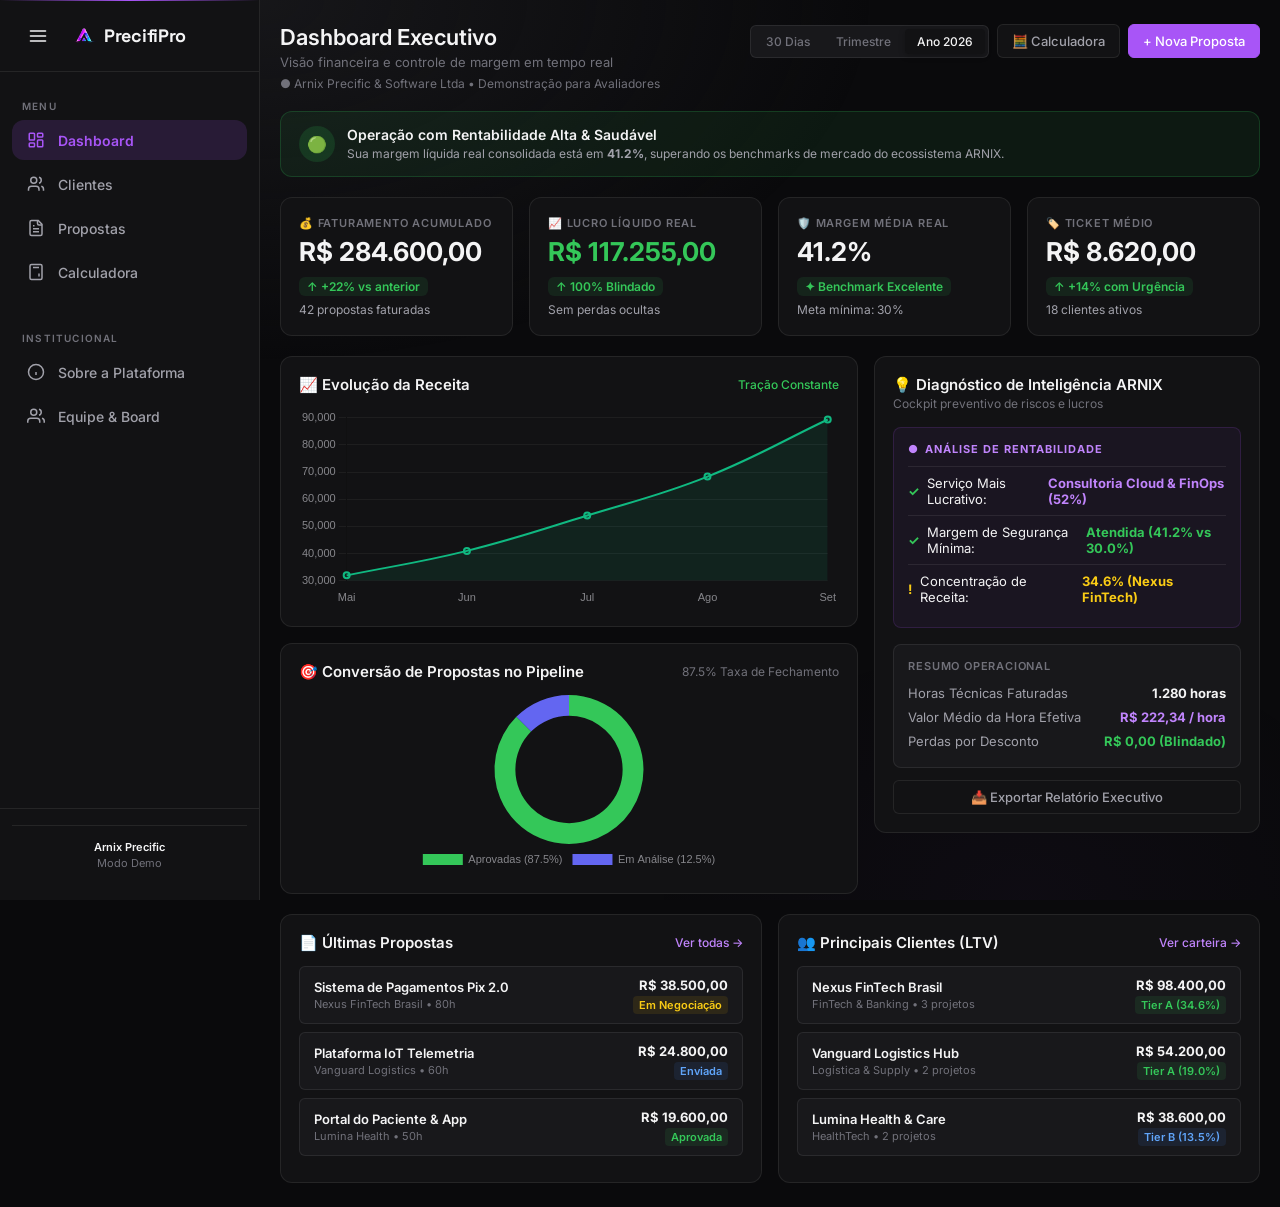
<file: web/index.html>
<!DOCTYPE html>
<html lang="pt-BR">

<head>
  <meta charset="UTF-8">
  <meta name="viewport" content="width=device-width, initial-scale=1.0">
  <meta name="description"
    content="Visao geral do seu negocio: faturamento, lucro, margem e inteligencia de precificacao.">
  <title>Dashboard — PrecifiPro (Mock Interativo)</title>
  <link rel="icon" type="image/png" href="../img/arnix-sgv.png">
  <link rel="preconnect" href="https://fonts.googleapis.com">
  <link rel="preconnect" href="https://fonts.gstatic.com" crossorigin>
  <link
    href="https://fonts.googleapis.com/css2?family=Inter:wght@300;400;500;600;700;800&family=Space+Grotesk:wght@400;500;600;700&display=swap"
    rel="stylesheet">
  <link rel="stylesheet" href="../css/styles.css">
  <script src="../js/libs/chart.umd.min.js"></script>
  <style>
    :root {
      --dash-gap: 16px;
      --dash-radius-sm: 6px;
      --dash-radius-md: 8px;
      --dash-radius-lg: 12px;
      --dash-transition: all 0.25s cubic-bezier(0.16, 1, 0.3, 1);
    }

    @keyframes pageEnter {
      from {
        opacity: 0;
        transform: translateY(8px);
      }

      to {
        opacity: 1;
        transform: translateY(0);
      }
    }

    @keyframes pulseGlow {

      0%,
      100% {
        opacity: 0.8;
        transform: scale(1);
      }

      50% {
        opacity: 1;
        transform: scale(1.08);
        filter: drop-shadow(0 0 8px rgba(52, 199, 89, 0.6));
      }
    }

    @keyframes toastSlideUp {
      from {
        opacity: 0;
        transform: translateY(20px) scale(0.95);
      }

      to {
        opacity: 1;
        transform: translateY(0) scale(1);
      }
    }

    .main-content {
      animation: pageEnter 0.35s ease-out;
    }

    .dash-header {
      display: flex;
      justify-content: space-between;
      align-items: flex-start;
      margin-bottom: 20px;
      flex-wrap: wrap;
      gap: 12px;
    }

    .dash-header-title {
      font-size: 22px;
      font-weight: 600;
      color: var(--text-primary);
      margin: 0 0 4px 0;
    }

    .dash-header-subtitle {
      font-size: 13px;
      color: var(--text-muted);
      margin: 0;
    }

    .dash-header-meta {
      font-size: 12px;
      color: var(--text-muted);
      margin-top: 6px;
    }

    .dash-header-actions {
      display: flex;
      gap: 8px;
      flex-wrap: wrap;
      align-items: center;
    }

    .dash-btn {
      padding: 8px 14px;
      border-radius: var(--dash-radius-sm);
      border: 1px solid var(--border-color);
      background: var(--bg-secondary);
      color: var(--text-secondary);
      font-size: 13px;
      cursor: pointer;
      text-decoration: none;
      display: inline-flex;
      align-items: center;
      gap: 6px;
      transition: var(--dash-transition);
      font-weight: 500;
    }

    .dash-btn:hover {
      border-color: var(--accent-purple);
      color: var(--text-primary);
      transform: translateY(-1px);
    }

    .dash-btn-primary {
      background: var(--accent-purple);
      color: #fff;
      border-color: var(--accent-purple);
    }

    .dash-btn-primary:hover {
      background: #4f46e5;
      border-color: #4f46e5;
      color: #fff;
      box-shadow: 0 4px 12px rgba(99, 102, 241, 0.35);
    }

    .period-pill-group {
      display: inline-flex;
      background: var(--bg-tertiary);
      padding: 3px;
      border-radius: var(--dash-radius-sm);
      border: 1px solid var(--border-color);
      gap: 2px;
    }

    .period-pill {
      background: transparent;
      border: none;
      color: var(--text-muted);
      padding: 5px 12px;
      font-size: 12px;
      font-weight: 500;
      border-radius: 4px;
      cursor: pointer;
      transition: var(--dash-transition);
    }

    .period-pill:hover {
      color: var(--text-primary);
    }

    .period-pill.active {
      background: var(--bg-secondary);
      color: var(--text-primary);
      box-shadow: 0 2px 6px rgba(0, 0, 0, 0.25);
    }

    .health-banner {
      display: flex;
      align-items: center;
      gap: 12px;
      padding: 14px 18px;
      border-radius: var(--dash-radius-lg);
      margin-bottom: 20px;
      transition: var(--dash-transition);
    }

    .health-banner:hover {
      transform: translateY(-1px);
    }

    .health-banner--green {
      background: rgba(52, 199, 89, 0.08);
      border: 1px solid rgba(52, 199, 89, 0.2);
    }

    .health-banner__icon {
      width: 36px;
      height: 36px;
      border-radius: 50%;
      display: flex;
      align-items: center;
      justify-content: center;
      font-size: 16px;
      flex-shrink: 0;
      background: rgba(52, 199, 89, 0.15);
      animation: pulseGlow 2.5s infinite ease-in-out;
    }

    .health-banner__title {
      font-size: 14px;
      font-weight: 600;
      color: var(--text-primary);
      margin-bottom: 2px;
    }

    .health-banner__desc {
      font-size: 12px;
      color: var(--text-secondary);
      line-height: 1.45;
    }

    .metrics-grid {
      display: grid;
      grid-template-columns: repeat(4, 1fr);
      gap: var(--dash-gap);
      margin-bottom: 20px;
    }

    .metric-card {
      padding: 18px;
      border-radius: var(--dash-radius-lg);
      border: 1px solid var(--border-color);
      background: var(--bg-secondary);
      position: relative;
      overflow: hidden;
      transition: var(--dash-transition);
      cursor: default;
    }

    .metric-card:hover {
      transform: translateY(-2px);
      border-color: rgba(99, 102, 241, 0.35);
      box-shadow: 0 8px 24px rgba(0, 0, 0, 0.3);
    }

    .metric-card__label {
      font-size: 11px;
      font-weight: 600;
      text-transform: uppercase;
      letter-spacing: 0.8px;
      color: var(--text-muted);
      margin-bottom: 8px;
      display: flex;
      align-items: center;
      gap: 6px;
    }

    .metric-card__value {
      font-size: 26px;
      font-weight: 700;
      color: var(--text-primary);
      margin-bottom: 8px;
      line-height: 1.1;
      transition: var(--dash-transition);
    }

    .metric-card__badge {
      display: inline-flex;
      align-items: center;
      gap: 4px;
      font-size: 12px;
      font-weight: 600;
      padding: 2px 8px;
      border-radius: var(--dash-radius-sm);
    }

    .metric-card__badge--up {
      color: var(--accent-green);
      background: rgba(52, 199, 89, 0.1);
    }

    .metric-card__status {
      font-size: 12px;
      color: var(--text-secondary);
      margin-top: 6px;
    }

    .dashboard-main-row {
      display: grid;
      grid-template-columns: 1.2fr 0.8fr;
      gap: var(--dash-gap);
      margin-bottom: 20px;
      align-items: start;
    }

    .panel {
      padding: 18px;
      border-radius: var(--dash-radius-lg);
      border: 1px solid var(--border-color);
      background: var(--bg-secondary);
      transition: var(--dash-transition);
    }

    .panel:hover {
      border-color: rgba(255, 255, 255, 0.1);
    }

    .panel__header {
      display: flex;
      justify-content: space-between;
      align-items: center;
      margin-bottom: 14px;
    }

    .panel__title {
      font-size: 15px;
      font-weight: 600;
      color: var(--text-primary);
      margin: 0;
    }

    .panel__link {
      font-size: 12px;
      color: var(--accent-purple-light);
      text-decoration: none;
      font-weight: 500;
      cursor: pointer;
    }

    .panel__link:hover {
      text-decoration: underline;
    }

    .intel-panel {
      padding: 18px;
    }

    .intel-panel__header {
      display: flex;
      justify-content: space-between;
      align-items: flex-start;
      margin-bottom: 16px;
    }

    .intel-panel__title {
      font-size: 15px;
      font-weight: 600;
      color: var(--text-primary);
    }

    .intel-panel__subtitle {
      font-size: 12px;
      color: var(--text-muted);
      margin-top: 2px;
    }

    .arnix-banner {
      padding: 14px;
      border-radius: var(--dash-radius-md);
      background: rgba(168, 85, 247, 0.06);
      border: 1px solid rgba(168, 85, 247, 0.15);
      margin-bottom: 16px;
    }

    .arnix-banner__header {
      font-size: 11px;
      font-weight: 700;
      text-transform: uppercase;
      letter-spacing: 1px;
      color: var(--accent-purple-light);
      margin-bottom: 10px;
      display: flex;
      align-items: center;
      gap: 6px;
    }

    .arnix-row {
      display: flex;
      justify-content: space-between;
      align-items: center;
      gap: 8px;
      font-size: 13px;
      color: var(--text-primary);
      padding: 8px 0;
      border-top: 1px solid var(--border-color);
      transition: var(--dash-transition);
    }

    .arnix-row:hover {
      background: rgba(255, 255, 255, 0.02);
    }

    .arnix-row:first-child {
      border-top: none;
    }

    .lower-grid {
      display: grid;
      grid-template-columns: 1fr 1fr;
      gap: var(--dash-gap);
    }

    .list-row {
      display: flex;
      align-items: center;
      justify-content: space-between;
      gap: 12px;
      padding: 10px 14px;
      border-radius: var(--dash-radius-sm);
      border: 1px solid var(--border-color);
      background: var(--bg-tertiary);
      margin-bottom: 8px;
      transition: var(--dash-transition);
      text-decoration: none;
      color: inherit;
    }

    .list-row:hover {
      transform: translateX(3px);
      border-color: rgba(99, 102, 241, 0.3);
      background: rgba(99, 102, 241, 0.05);
    }

    .list-row__title {
      font-size: 13px;
      font-weight: 600;
      color: var(--text-primary);
    }

    .list-row__meta {
      font-size: 11px;
      color: var(--text-muted);
      margin-top: 2px;
    }

    .list-row__value {
      font-size: 13px;
      font-weight: 700;
      color: var(--text-primary);
    }

    .badge--green {
      font-size: 11px;
      font-weight: 600;
      color: var(--accent-green);
      background: rgba(52, 199, 89, 0.1);
      padding: 2px 6px;
      border-radius: 4px;
    }

    .badge--blue {
      font-size: 11px;
      font-weight: 600;
      color: #60a5fa;
      background: rgba(59, 130, 246, 0.1);
      padding: 2px 6px;
      border-radius: 4px;
    }

    .badge--amber {
      font-size: 11px;
      font-weight: 600;
      color: #facc15;
      background: rgba(234, 179, 8, 0.1);
      padding: 2px 6px;
      border-radius: 4px;
    }

    /* Floating Toast Component */
    .mock-toast {
      position: fixed;
      bottom: 24px;
      right: 24px;
      background: #1e1e2e;
      border: 1px solid rgba(99, 102, 241, 0.4);
      color: #fff;
      padding: 12px 18px;
      border-radius: var(--dash-radius-md);
      box-shadow: 0 10px 30px rgba(0, 0, 0, 0.5), 0 0 20px rgba(99, 102, 241, 0.25);
      font-size: 13px;
      font-weight: 500;
      display: flex;
      align-items: center;
      gap: 10px;
      z-index: 99999;
      animation: toastSlideUp 0.25s ease-out;
      pointer-events: none;
    }

    /* ── Mobile Sidebar Drawer & Backdrop Fix ── */
    @media (max-width: 900px) {
      .layout {
        position: static !important;
        z-index: auto !important;
        display: block !important;
      }

      .sidebar-toggle {
        display: flex !important;
        position: fixed !important;
        top: 14px !important;
        left: 14px !important;
        width: 42px !important;
        height: 42px !important;
        background: #1c1c24 !important;
        border: 1px solid rgba(255, 255, 255, 0.14) !important;
        border-radius: 10px !important;
        color: #fff !important;
        font-size: 20px !important;
        align-items: center !important;
        justify-content: center !important;
        z-index: 10001 !important;
        box-shadow: 0 4px 16px rgba(0, 0, 0, 0.5) !important;
        cursor: pointer !important;
        transition: all 0.2s ease !important;
      }

      .sidebar-toggle:hover {
        background: #272732 !important;
        border-color: rgba(99, 102, 241, 0.5) !important;
      }

      .sidebar-backdrop {
        display: none;
        position: fixed !important;
        inset: 0 !important;
        background: rgba(0, 0, 0, 0.72) !important;
        backdrop-filter: blur(6px) !important;
        -webkit-backdrop-filter: blur(6px) !important;
        z-index: 9999 !important;
        transition: opacity 0.25s ease !important;
      }

      .sidebar-backdrop.open {
        display: block !important;
      }

      .sidebar {
        position: fixed !important;
        top: 0 !important;
        left: 0 !important;
        bottom: 0 !important;
        width: 270px !important;
        max-width: 82vw !important;
        height: 100vh !important;
        height: 100dvh !important;
        background: #111116 !important;
        border-right: 1px solid rgba(255, 255, 255, 0.1) !important;
        box-shadow: 12px 0 40px rgba(0, 0, 0, 0.8) !important;
        transform: translateX(-100%) !important;
        transition: transform 0.28s cubic-bezier(0.16, 1, 0.3, 1) !important;
        z-index: 10000 !important;
        display: flex !important;
        flex-direction: column !important;
        visibility: hidden !important;
      }

      .sidebar.open {
        transform: translateX(0) !important;
        visibility: visible !important;
      }

      body.sidebar-open {
        overflow: hidden !important;
      }

      .main-content {
        margin-left: 0 !important;
        width: 100% !important;
        padding-top: 72px !important;
        padding-left: 16px !important;
        padding-right: 16px !important;
        padding-bottom: 32px !important;
        box-sizing: border-box !important;
      }

      .lower-grid {
        grid-template-columns: 1fr;
      }

      .dash-header {
        flex-direction: column;
        align-items: stretch;
        gap: 14px;
        position: relative;
        z-index: 10 !important;
      }

      .dash-header-actions {
        display: flex;
        flex-wrap: wrap;
        gap: 8px;
        width: 100%;
      }

      .period-pill-group {
        width: 100%;
        display: flex;
        justify-content: space-between;
      }

      .period-pill {
        flex: 1;
        text-align: center;
      }

      .dash-btn {
        flex: 1;
        justify-content: center;
        text-align: center;
      }
    }

    @media (max-width: 1100px) {
      .metrics-grid {
        grid-template-columns: repeat(2, 1fr);
      }

      .dashboard-main-row {
        grid-template-columns: 1fr;
      }
    }

    @media (max-width: 640px) {
      .metrics-grid {
        grid-template-columns: 1fr;
        gap: 12px;
      }

      .dash-header-title {
        font-size: 20px;
      }

      .metric-card__value {
        font-size: 24px;
      }

      .dash-header-actions {
        flex-direction: column;
      }

      .dash-btn {
        width: 100%;
      }
    }
  </style>
</head>

<body class="dark-mode">

  <!-- Mobile Hamburger Toggle e Backdrop -->
  <button class="sidebar-toggle" id="sidebar-toggle" aria-label="Abrir menu de navegação" aria-expanded="false"
    onclick="toggleMobileSidebar(event)">☰</button>
  <div class="sidebar-backdrop" id="sidebar-backdrop" onclick="toggleMobileSidebar(false)"></div>

  <div class="layout">

    <!-- Sidebar Oficial Idêntica 1:1 Estática -->
    <aside class="sidebar" id="sidebar">
      <div class="sidebar-header">
        <button type="button" class="sidebar-toggle-hamburger" id="sidebar-collapse-btn"
          onclick="toggleSidebarCollapse()" aria-label="Alternar barra lateral" title="Recolher / Expandir Menu">
          <svg width="20" height="20" viewBox="0 0 24 24" fill="none" stroke="currentColor" stroke-width="2"
            stroke-linecap="round" stroke-linejoin="round">
            <line x1="3" y1="12" x2="21" y2="12" />
            <line x1="3" y1="6" x2="21" y2="6" />
            <line x1="3" y1="18" x2="21" y2="18" />
          </svg>
        </button>
        <div class="sidebar-brand">
          <span class="sidebar-logo-icon"
            style="display:inline-flex;align-items:center;justify-content:center;background:none;box-shadow:none">
            <img src="../img/arnix-sgv.png" alt="ARNIX Logo"
              style="height:26px;width:auto;object-fit:contain;display:block">
          </span>
          <span class="sidebar-logo-text">PrecifiPro</span>
        </div>
      </div>

      <nav class="sidebar-nav" aria-label="Navegação principal">
        <span class="sidebar-section-label">Menu</span>

        <a href="index.html" class="sidebar-link active" onclick="toggleMobileSidebar(false)">
          <span class="nav-icon"><svg width="18" height="18" viewBox="0 0 24 24" fill="none" stroke="currentColor"
              stroke-width="2">
              <rect x="3" y="3" width="7" height="9" rx="1" />
              <rect x="14" y="3" width="7" height="5" rx="1" />
              <rect x="14" y="12" width="7" height="9" rx="1" />
              <rect x="3" y="16" width="7" height="5" rx="1" />
            </svg></span>
          <span>Dashboard</span>
          <span class="nav-active-bar"></span>
        </a>

        <a href="clientes.html" class="sidebar-link" onclick="toggleMobileSidebar(false)">
          <span class="nav-icon"><svg width="18" height="18" viewBox="0 0 24 24" fill="none" stroke="currentColor"
              stroke-width="2">
              <path d="M16 21v-2a4 4 0 0 0-4-4H6a4 4 0 0 0-4 4v2" />
              <circle cx="9" cy="7" r="4" />
              <path d="M22 21v-2a4 4 0 0 0-3-3.87" />
              <path d="M16 3.13a4 4 0 0 1 0 7.75" />
            </svg></span>
          <span>Clientes</span>
        </a>

        <a href="propostas.html" class="sidebar-link" onclick="toggleMobileSidebar(false)">
          <span class="nav-icon"><svg width="18" height="18" viewBox="0 0 24 24" fill="none" stroke="currentColor"
              stroke-width="2">
              <path d="M15 2H6a2 2 0 0 0-2 2v16a2 2 0 0 0 2 2h12a2 2 0 0 0 2-2V7Z" />
              <path d="M14 2v4a2 2 0 0 0 2 2h4" />
              <path d="M10 9H8" />
              <path d="M16 13H8" />
              <path d="M16 17H8" />
            </svg></span>
          <span>Propostas</span>
        </a>

        <a href="calculadora.html" class="sidebar-link" onclick="toggleMobileSidebar(false)">
          <span class="nav-icon"><svg width="18" height="18" viewBox="0 0 24 24" fill="none" stroke="currentColor"
              stroke-width="2">
              <rect x="4" y="2" width="16" height="20" rx="2" />
              <line x1="8" y1="6" x2="16" y2="6" />
              <line x1="16" y1="14" x2="16" y2="18" />
              <path d="M16 10h.01" />
              <path d="M12 10h.01" />
              <path d="M8 10h.01" />
              <path d="M12 14h.01" />
              <path d="M8 14h.01" />
              <path d="M12 18h.01" />
              <path d="M8 18h.01" />
            </svg></span>
          <span>Calculadora</span>
        </a>

        <span class="sidebar-section-label" style="margin-top: 24px; display: block;">INSTITUCIONAL</span>
        
        <a href="sobre.html" class="sidebar-link" onclick="toggleMobileSidebar(false)">
          <span class="nav-icon"><svg width="18" height="18" viewBox="0 0 24 24" fill="none" stroke="currentColor" stroke-width="2"><circle cx="12" cy="12" r="10"/><path d="M12 16v-4"/><path d="M12 8h.01"/></svg></span>
          <span>Sobre a Plataforma</span>
        </a>

        <a href="ceo.html" class="sidebar-link" onclick="toggleMobileSidebar(false)">
          <span class="nav-icon"><svg width="18" height="18" viewBox="0 0 24 24" fill="none" stroke="currentColor" stroke-width="2"><path d="M17 21v-2a4 4 0 0 0-4-4H5a4 4 0 0 0-4 4v2"/><circle cx="9" cy="7" r="4"/><path d="M23 21v-2a4 4 0 0 0-3-3.87"/><path d="M16 3.13a4 4 0 0 1 0 7.75"/></svg></span>
          <span>Equipe & Board</span>
        </a>
      </nav>

      <div class="sidebar-footer">
        <div
          style="padding:14px 10px; font-size:11px; color:var(--text-muted); border-top:1px solid var(--border-color); text-align:center;">
          <div style="font-weight:600; color:var(--text-primary); margin-bottom:2px;">Arnix Precific</div>
          <div>Modo Demo</div>
        </div>
      </div>
    </aside>

    <!-- Main Content -->
    <main class="main-content" id="conteudo-principal">

      <!-- Header com Filtros de Período Mockados -->
      <header class="dash-header">
        <div>
          <h1 class="dash-header-title">Dashboard Executivo</h1>
          <p class="dash-header-subtitle">Visão financeira e controle de margem em tempo real</p>
          <p class="dash-header-meta">
            <span>● Arnix Precific & Software Ltda • Demonstração para Avaliadores</span>
          </p>
        </div>
        <div class="dash-header-actions">
          <div class="period-pill-group" role="group" aria-label="Período">
            <button type="button" class="period-pill" onclick="switchPeriod('30d', this)">30 Dias</button>
            <button type="button" class="period-pill" onclick="switchPeriod('trimestre', this)">Trimestre</button>
            <button type="button" class="period-pill active" onclick="switchPeriod('ano', this)">Ano 2026</button>
          </div>
          <a href="calculadora.html" class="dash-btn">🧮 Calculadora</a>
          <a href="propostas.html" class="dash-btn dash-btn-primary">+ Nova Proposta</a>
        </div>
      </header>

      <!-- Health Banner com Pulso -->
      <div id="dashboard-health-banner">
        <div class="health-banner health-banner--green">
          <div class="health-banner__icon">🟢</div>
          <div>
            <div class="health-banner__title">Operação com Rentabilidade Alta & Saudável</div>
            <div class="health-banner__desc">Sua margem líquida real consolidada está em <strong
                id="val-banner-margem">41.2%</strong>, superando os benchmarks de mercado do ecossistema ARNIX.</div>
          </div>
        </div>
      </div>

      <!-- Metrics Grid com Micro-animações e Atualização Visual -->
      <section class="metrics-grid">
        <div class="metric-card">
          <div class="metric-card__label">💰 Faturamento Acumulado</div>
          <div class="metric-card__value" id="metric-receita">R$ 284.600,00</div>
          <span class="metric-card__badge metric-card__badge--up" id="metric-receita-badge">↑ +22% vs anterior</span>
          <div class="metric-card__status" id="metric-receita-sub">42 propostas faturadas</div>
        </div>

        <div class="metric-card">
          <div class="metric-card__label">📈 Lucro Líquido Real</div>
          <div class="metric-card__value" id="metric-lucro" style="color:var(--accent-green);">R$ 117.255,00</div>
          <span class="metric-card__badge metric-card__badge--up">↑ 100% Blindado</span>
          <div class="metric-card__status">Sem perdas ocultas</div>
        </div>

        <div class="metric-card">
          <div class="metric-card__label">🛡️ Margem Média Real</div>
          <div class="metric-card__value" id="metric-margem">41.2%</div>
          <span class="metric-card__badge metric-card__badge--up">✦ Benchmark Excelente</span>
          <div class="metric-card__status">Meta mínima: 30%</div>
        </div>

        <div class="metric-card">
          <div class="metric-card__label">🏷️ Ticket Médio</div>
          <div class="metric-card__value" id="metric-ticket">R$ 8.620,00</div>
          <span class="metric-card__badge metric-card__badge--up">↑ +14% com Urgência</span>
          <div class="metric-card__status">18 clientes ativos</div>
        </div>
      </section>

      <!-- Main Row: Charts + Intelligence -->
      <div class="dashboard-main-row">

        <!-- Left: Charts Estáticos com Animação Nativa do Canvas -->
        <div class="dashboard-left-col" style="display:flex;flex-direction:column;gap:16px; min-width:0; width:100%;">
          <section class="panel" style="min-width:0; overflow:hidden;">
            <div class="panel__header" style="flex-wrap: wrap; gap: 4px;">
              <h2 class="panel__title">📈 Evolução da Receita</h2>
              <span style="font-size:12px; color:var(--accent-green); font-weight:500;">Tração Constante</span>
            </div>
            <div style="position:relative;height:200px;width:100%; min-width:0;">
              <canvas id="chartReceitaMock"></canvas>
            </div>
          </section>

          <section class="panel" style="min-width:0; overflow:hidden;">
            <div class="panel__header" style="flex-wrap: wrap; gap: 4px;">
              <h2 class="panel__title">🎯 Conversão de Propostas no Pipeline</h2>
              <span style="font-size:12px; color:var(--text-muted);">87.5% Taxa de Fechamento</span>
            </div>
            <div
              style="position:relative;height:180px;width:100%;display:flex;align-items:center;justify-content:center; min-width:0;">
              <canvas id="chartConversaoMock"></canvas>
            </div>
          </section>
        </div>

        <!-- Right: Intelligence -->
        <section class="panel intel-panel">
          <div class="intel-panel__header">
            <div class="intel-panel__title-group">
              <h2 class="intel-panel__title">💡 Diagnóstico de Inteligência ARNIX</h2>
              <div class="intel-panel__subtitle">Cockpit preventivo de riscos e lucros</div>
            </div>
          </div>

          <div class="arnix-banner">
            <div class="arnix-banner__header">
              <span>●</span>
              ANÁLISE DE RENTABILIDADE
            </div>
            <div class="arnix-row">
              <div style="display:flex;align-items:center;gap:8px">
                <span style="color:var(--accent-green);font-weight:700">✓</span>
                <span>Serviço Mais Lucrativo:</span>
              </div>
              <strong style="color:var(--accent-purple-light)">Consultoria Cloud & FinOps (52%)</strong>
            </div>
            <div class="arnix-row">
              <div style="display:flex;align-items:center;gap:8px">
                <span style="color:var(--accent-green);font-weight:700">✓</span>
                <span>Margem de Segurança Mínima:</span>
              </div>
              <strong style="color:var(--accent-green)">Atendida (41.2% vs 30.0%)</strong>
            </div>
            <div class="arnix-row">
              <div style="display:flex;align-items:center;gap:8px">
                <span style="color:#facc15;font-weight:700">!</span>
                <span>Concentração de Receita:</span>
              </div>
              <strong style="color:#facc15">34.6% (Nexus FinTech)</strong>
            </div>
          </div>

          <div
            style="padding:14px;background:var(--bg-tertiary);border-radius:var(--dash-radius-md);border:1px solid var(--border-color);margin-bottom:12px">
            <div
              style="font-size:11px;font-weight:600;text-transform:uppercase;letter-spacing:0.8px;color:var(--text-muted);margin-bottom:8px">
              Resumo Operacional
            </div>
            <div style="display:flex;justify-content:space-between;font-size:13px;padding:4px 0">
              <span style="color:var(--text-secondary)">Horas Técnicas Faturadas</span>
              <strong>1.280 horas</strong>
            </div>
            <div style="display:flex;justify-content:space-between;font-size:13px;padding:4px 0">
              <span style="color:var(--text-secondary)">Valor Médio da Hora Efetiva</span>
              <strong style="color:var(--accent-purple-light)">R$ 222,34 / hora</strong>
            </div>
            <div style="display:flex;justify-content:space-between;font-size:13px;padding:4px 0">
              <span style="color:var(--text-secondary)">Perdas por Desconto</span>
              <strong style="color:var(--accent-green)">R$ 0,00 (Blindado)</strong>
            </div>
          </div>

          <button type="button" class="dash-btn" style="width:100%;justify-content:center"
            onclick="showToast('📊 Relatório Executivo consolidado exportado com sucesso!')">
            📥 Exportar Relatório Executivo
          </button>
        </section>
      </div>

      <!-- Lower Grid: Recent Proposals & Key Clients -->
      <div class="lower-grid">
        <section class="panel">
          <div class="panel__header">
            <h2 class="panel__title">📄 Últimas Propostas</h2>
            <a href="propostas.html" class="panel__link">Ver todas →</a>
          </div>
          <div class="proposals-list">
            <a href="propostas.html" class="list-row">
              <div>
                <div class="list-row__title">Sistema de Pagamentos Pix 2.0</div>
                <div class="list-row__meta">Nexus FinTech Brasil • 80h</div>
              </div>
              <div style="text-align:right">
                <div class="list-row__value">R$ 38.500,00</div>
                <span class="badge--amber">Em Negociação</span>
              </div>
            </a>
            <a href="propostas.html" class="list-row">
              <div>
                <div class="list-row__title">Plataforma IoT Telemetria</div>
                <div class="list-row__meta">Vanguard Logistics • 60h</div>
              </div>
              <div style="text-align:right">
                <div class="list-row__value">R$ 24.800,00</div>
                <span class="badge--blue">Enviada</span>
              </div>
            </a>
            <a href="propostas.html" class="list-row">
              <div>
                <div class="list-row__title">Portal do Paciente & App</div>
                <div class="list-row__meta">Lumina Health • 50h</div>
              </div>
              <div style="text-align:right">
                <div class="list-row__value">R$ 19.600,00</div>
                <span class="badge--green">Aprovada</span>
              </div>
            </a>
          </div>
        </section>

        <section class="panel">
          <div class="panel__header">
            <h2 class="panel__title">👥 Principais Clientes (LTV)</h2>
            <a href="clientes.html" class="panel__link">Ver carteira →</a>
          </div>
          <div class="clients-list">
            <a href="clientes.html" class="list-row">
              <div>
                <div class="list-row__title">Nexus FinTech Brasil</div>
                <div class="list-row__meta">FinTech & Banking • 3 projetos</div>
              </div>
              <div style="text-align:right">
                <div class="list-row__value">R$ 98.400,00</div>
                <span class="badge--green">Tier A (34.6%)</span>
              </div>
            </a>
            <a href="clientes.html" class="list-row">
              <div>
                <div class="list-row__title">Vanguard Logistics Hub</div>
                <div class="list-row__meta">Logística & Supply • 2 projetos</div>
              </div>
              <div style="text-align:right">
                <div class="list-row__value">R$ 54.200,00</div>
                <span class="badge--green">Tier A (19.0%)</span>
              </div>
            </a>
            <a href="clientes.html" class="list-row">
              <div>
                <div class="list-row__title">Lumina Health & Care</div>
                <div class="list-row__meta">HealthTech • 2 projetos</div>
              </div>
              <div style="text-align:right">
                <div class="list-row__value">R$ 38.600,00</div>
                <span class="badge--blue">Tier B (13.5%)</span>
              </div>
            </a>
          </div>
        </section>
      </div>

    </main>
  </div>

  <div id="toast-slot"></div>

  <script>
    let chartReceitaInstance = null;

    window.addEventListener('DOMContentLoaded', () => {
      initCharts();
      initMobileSidebar();
    });

    function toggleMobileSidebar(force) {
      const sidebar = document.getElementById('sidebar');
      const backdrop = document.getElementById('sidebar-backdrop');
      const toggleBtn = document.getElementById('sidebar-toggle');
      if (!sidebar || !backdrop) return;
      const isOpen = (typeof force === 'boolean') ? force : !sidebar.classList.contains('open');
      sidebar.classList.toggle('open', isOpen);
      backdrop.classList.toggle('open', isOpen);
      document.body.classList.toggle('sidebar-open', isOpen);
      if (toggleBtn) {
        toggleBtn.setAttribute('aria-expanded', isOpen);
        toggleBtn.innerHTML = isOpen ? '✕' : '☰';
      }
    }

    function toggleSidebarCollapse() {
      document.body.classList.toggle('collapsed');
    }

    function initMobileSidebar() {
      const toggleBtn = document.getElementById('sidebar-toggle');
      const sidebar = document.getElementById('sidebar');
      const backdrop = document.getElementById('sidebar-backdrop');

      if (toggleBtn) {
        toggleBtn.removeAttribute('onclick');
        toggleBtn.addEventListener('click', function(e) {
          e.preventDefault();
          e.stopPropagation();
          toggleMobileSidebar();
        });
      }

      if (backdrop) {
        backdrop.removeAttribute('onclick');
        backdrop.addEventListener('click', function(e) {
          e.preventDefault();
          toggleMobileSidebar(false);
        });
      }

      if (sidebar) {
        sidebar.querySelectorAll('.sidebar-link').forEach(link => {
          link.addEventListener('click', function() {
            toggleMobileSidebar(false);
          });
        });
      }
    }


    function initCharts() {
      const ctxReceita = document.getElementById('chartReceitaMock');
      if (ctxReceita && window.Chart) {
        chartReceitaInstance = new Chart(ctxReceita, {
          type: 'line',
          data: {
            labels: ['Mai', 'Jun', 'Jul', 'Ago', 'Set'],
            datasets: [{
              label: 'Receita',
              data: [32000, 41000, 54000, 68300, 89300],
              borderColor: '#10b981',
              backgroundColor: 'rgba(16, 185, 129, 0.1)',
              borderWidth: 2,
              fill: true,
              tension: 0.4
            }]
          },
          options: {
            responsive: true,
            maintainAspectRatio: false,
            plugins: { legend: { display: false } },
            scales: {
              x: { grid: { display: false }, ticks: { color: '#86868b', font: { size: 11 } } },
              y: { grid: { color: 'rgba(255,255,255,0.05)' }, ticks: { color: '#86868b', font: { size: 11 } } }
            }
          }
        });
      }

      const ctxConv = document.getElementById('chartConversaoMock');
      if (ctxConv && window.Chart) {
        new Chart(ctxConv, {
          type: 'doughnut',
          data: {
            labels: ['Aprovadas (87.5%)', 'Em Análise (12.5%)'],
            datasets: [{
              data: [42, 6],
              backgroundColor: ['#34c759', '#6366f1'],
              borderWidth: 0
            }]
          },
          options: {
            responsive: true,
            maintainAspectRatio: false,
            animation: { duration: 900 },
            plugins: { legend: { position: 'bottom', labels: { color: '#86868b', font: { size: 11 } } } },
            cutout: '72%'
          }
        });
      }
    }

    function switchPeriod(period, btn) {
      document.querySelectorAll('.period-pill').forEach(p => p.classList.remove('active'));
      btn.classList.add('active');

      const elReceita = document.getElementById('metric-receita');
      const elLucro = document.getElementById('metric-lucro');
      const elMargem = document.getElementById('metric-margem');
      const elSub = document.getElementById('metric-receita-sub');

      if (period === '30d') {
        if(elReceita) elReceita.textContent = 'R$ 89.300,00';
        if(elLucro) elLucro.textContent = 'R$ 38.220,00';
        if(elMargem) elMargem.textContent = '42.8%';
        if(elSub) elSub.textContent = '12 propostas faturadas';
        if (chartReceitaInstance) {
          chartReceitaInstance.data.labels = ['Sem 1', 'Sem 2', 'Sem 3', 'Sem 4'];
          chartReceitaInstance.data.datasets[0].data = [18000, 22400, 26900, 22000];
          chartReceitaInstance.update();
        }
      } else if (period === 'trimestre') {
        if(elReceita) elReceita.textContent = 'R$ 194.200,00';
        if(elLucro) elLucro.textContent = 'R$ 79.620,00';
        if(elMargem) elMargem.textContent = '41.0%';
        if(elSub) elSub.textContent = '28 propostas faturadas';
        if (chartReceitaInstance) {
          chartReceitaInstance.data.labels = ['Julho', 'Agosto', 'Setembro'];
          chartReceitaInstance.data.datasets[0].data = [54000, 68300, 89300];
          chartReceitaInstance.update();
        }
      } else {
        if(elReceita) elReceita.textContent = 'R$ 284.600,00';
        if(elLucro) elLucro.textContent = 'R$ 117.255,00';
        if(elMargem) elMargem.textContent = '41.2%';
        if(elSub) elSub.textContent = '42 propostas faturadas';
        if (chartReceitaInstance) {
          chartReceitaInstance.data.labels = ['Mai', 'Jun', 'Jul', 'Ago', 'Set'];
          chartReceitaInstance.data.datasets[0].data = [32000, 41000, 54000, 68300, 89300];
          chartReceitaInstance.update();
        }
      }

      showToast(`Visualização atualizada para: ${btn.textContent.trim()}`);
    }

    function showToast(msg) {
      const slot = document.getElementById('toast-slot');
      if (!slot) return;
      const toast = document.createElement('div');
      toast.className = 'mock-toast';
      toast.innerHTML = `<span>⚡</span><span>${msg}</span>`;
      slot.appendChild(toast);
      setTimeout(() => {
        toast.style.transition = 'opacity 0.3s, transform 0.3s';
        toast.style.opacity = '0';
        toast.style.transform = 'translateY(10px)';
        setTimeout(() => toast.remove(), 300);
      }, 2500);
    }
  </script>
</body>

</html>
</file>
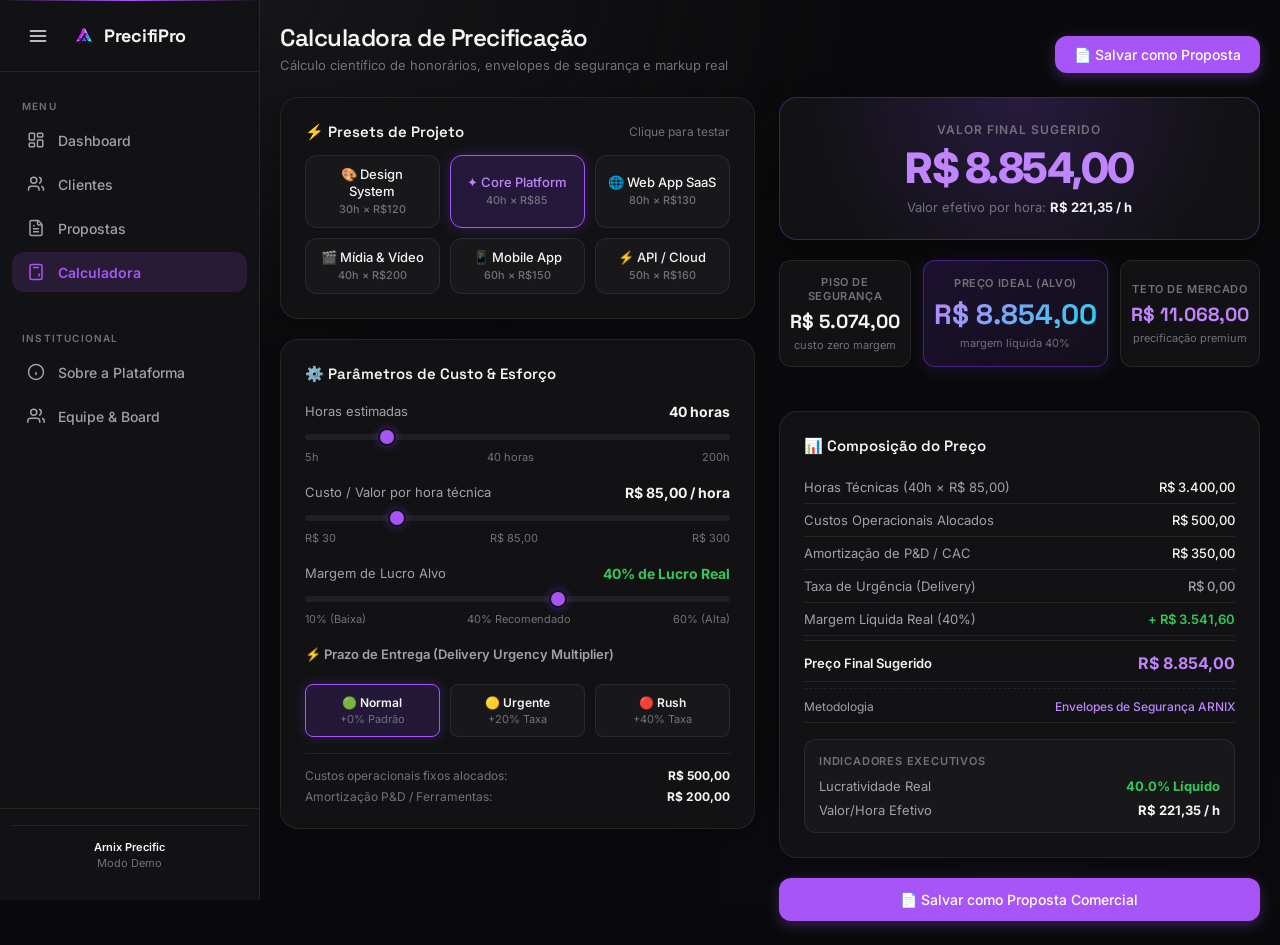
<file: web/calculadora.html>
<!DOCTYPE html>
<html lang="pt-BR">



<head>
  <meta charset="UTF-8">
  <meta name="viewport" content="width=device-width, initial-scale=1.0">
  <title>Calculadora — PrecifiPro (Mock Interativo)</title>
  <meta name="description"
    content="Simulador de precificação inteligente do ARNIX com cálculo de envelopes de segurança.">
  <link rel="icon" type="image/png" href="../img/arnix-sgv.png">
  <link rel="preconnect" href="https://fonts.googleapis.com">
  <link rel="preconnect" href="https://fonts.gstatic.com" crossorigin>
  <link
    href="https://fonts.googleapis.com/css2?family=Inter:wght@300;400;500;600;700;800&family=Space+Grotesk:wght@400;500;600;700&display=swap"
    rel="stylesheet">
  <link rel="stylesheet" href="../css/styles.css">
  <style>
    @keyframes pageEnter {
      from {
        opacity: 0;
        transform: translateY(8px);
      }

      to {
        opacity: 1;
        transform: translateY(0);
      }
    }

    @keyframes numberPulse {
      0% {
        transform: scale(1);
      }

      50% {
        transform: scale(1.03);
        color: #818cf8;
      }

      100% {
        transform: scale(1);
      }
    }

    @keyframes toastSlideUp {
      from {
        opacity: 0;
        transform: translateY(20px) scale(0.95);
      }

      to {
        opacity: 1;
        transform: translateY(0) scale(1);
      }
    }

    .main-content {
      animation: pageEnter 0.35s ease-out;
    }

    .calc-layout {
      display: grid;
      grid-template-columns: 1.15fr 1fr;
      gap: 24px;
      align-items: start;
    }

    .calc-input-section {
      display: flex;
      flex-direction: column;
      gap: 20px;
    }

    .calc-result-section {
      position: sticky;
      top: 24px;
      display: flex;
      flex-direction: column;
      gap: 20px;
    }

    .preset-grid {
      display: grid;
      grid-template-columns: repeat(3, 1fr);
      gap: 10px;
    }

    .preset-btn {
      padding: 10px 12px;
      border: 1px solid var(--border-color);
      border-radius: var(--radius-md);
      background: var(--bg-tertiary);
      color: var(--text-primary);
      font-size: 13px;
      font-weight: 500;
      cursor: pointer;
      text-align: center;
      transition: all 0.2s ease;
      line-height: 1.3;
    }

    .preset-btn:hover {
      border-color: var(--accent-purple);
      background: rgba(124, 58, 237, 0.08);
      color: var(--accent-purple-light);
      transform: translateY(-2px);
    }

    .preset-btn.active {
      border-color: var(--accent-purple);
      background: rgba(124, 58, 237, 0.18);
      color: var(--accent-purple-light);
      box-shadow: 0 0 14px rgba(124, 58, 237, 0.3);
    }

    .range-label {
      display: flex;
      justify-content: space-between;
      align-items: center;
      margin-bottom: 8px;
      font-size: 13px;
      color: var(--text-secondary);
    }

    .range-label strong {
      color: var(--text-primary);
      font-size: 14px;
    }

    /* Cards de Envelopes: 3 colunas perfeitamente alinhadas, sem espaços vazios */
    .calc-result-cards {
      display: grid;
      grid-template-columns: repeat(3, 1fr);
      gap: 12px;
      width: 100%;
    }

    .calc-result-card {
      background: var(--bg-secondary);
      border: 1px solid var(--border-color);
      border-radius: var(--radius-md);
      padding: 14px 10px;
      text-align: center;
      transition: all 0.25s ease;
      display: flex;
      flex-direction: column;
      justify-content: center;
    }

    .calc-result-card:hover {
      transform: translateY(-2px);
      box-shadow: 0 6px 20px rgba(0, 0, 0, 0.25);
    }

    .calc-result-card.main-result {
      background: linear-gradient(135deg, rgba(124, 58, 237, 0.16), rgba(168, 85, 247, 0.06));
      border-color: rgba(124, 58, 237, 0.45);
      box-shadow: 0 4px 16px rgba(124, 58, 237, 0.15);
    }

    .calc-result-label {
      font-size: 11px;
      color: var(--text-muted);
      margin-bottom: 6px;
      text-transform: uppercase;
      letter-spacing: 0.6px;
      font-weight: 600;
    }

    .calc-result-value {
      font-size: 19px;
      font-weight: 700;
      color: var(--text-primary);
      transition: color 0.2s ease;
      white-space: nowrap;
    }

    .calc-result-card.main-result .calc-result-value {
      color: var(--accent-purple-light);
    }

    .breakdown-row {
      display: flex;
      justify-content: space-between;
      align-items: center;
      padding: 8px 0;
      border-bottom: 1px solid var(--border-color);
      font-size: 13px;
      transition: background 0.15s ease;
    }

    .breakdown-row:last-child {
      border-bottom: none;
    }

    .breakdown-row .label {
      color: var(--text-secondary);
    }

    .breakdown-row .valor {
      font-weight: 500;
      color: var(--text-primary);
    }

    .breakdown-row .valor.destaque {
      font-size: 16px;
      font-weight: 700;
      color: var(--accent-purple-light);
    }

    .calc-resultado-principal {
      background: var(--bg-secondary);
      border: 1px solid rgba(124, 58, 237, 0.4);
      border-radius: var(--radius-lg);
      padding: 24px 20px;
      text-align: center;
      background-image: radial-gradient(circle at 50% 0%, rgba(124, 58, 237, 0.2), transparent 75%);
      box-shadow: 0 10px 30px rgba(0, 0, 0, 0.35);
      transition: all 0.25s ease;
    }

    .calc-resultado-principal:hover {
      box-shadow: 0 12px 36px rgba(124, 58, 237, 0.2);
    }

    .valor-final-label {
      font-size: 12px;
      text-transform: uppercase;
      letter-spacing: 1px;
      color: var(--text-muted);
      margin-bottom: 8px;
      font-weight: 600;
    }

    .valor-final-numero {
      font-size: 42px;
      font-weight: 800;
      color: var(--accent-purple-light);
      line-height: 1.1;
      letter-spacing: -1.5px;
      transition: all 0.2s ease;
    }

    .valor-final-numero.bump {
      animation: numberPulse 0.3s ease;
    }

    .valor-hora-label {
      font-size: 13px;
      color: var(--text-muted);
      margin-top: 8px;
    }

    /* Urgency selector cards */
    .urgency-grid {
      display: grid;
      grid-template-columns: repeat(3, 1fr);
      gap: 10px;
      margin-top: 10px;
    }

    .urgency-card {
      background: var(--bg-tertiary);
      border: 1px solid var(--border-color);
      border-radius: var(--radius-sm);
      padding: 10px 8px;
      text-align: center;
      cursor: pointer;
      transition: all 0.2s ease;
    }

    .urgency-card:hover {
      border-color: var(--accent-purple);
      background: rgba(124, 58, 237, 0.08);
    }

    .urgency-card.selected {
      border-color: var(--accent-purple);
      background: rgba(124, 58, 237, 0.16);
      box-shadow: 0 0 12px rgba(124, 58, 237, 0.3);
    }

    .urgency-title {
      font-size: 12px;
      font-weight: 600;
      color: var(--text-primary);
    }

    .urgency-desc {
      font-size: 11px;
      color: var(--text-muted);
      margin-top: 2px;
    }

    .mock-toast {
      position: fixed;
      bottom: 24px;
      right: 24px;
      background: #1e1e2e;
      border: 1px solid rgba(99, 102, 241, 0.4);
      color: #fff;
      padding: 12px 18px;
      border-radius: var(--dash-radius-md, 8px);
      box-shadow: 0 10px 30px rgba(0, 0, 0, 0.5), 0 0 20px rgba(99, 102, 241, 0.25);
      font-size: 13px;
      font-weight: 500;
      display: flex;
      align-items: center;
      gap: 10px;
      z-index: 9999;
      animation: toastSlideUp 0.25s ease-out;
      pointer-events: none;
    }

    /* ── Breakpoints Responsivos Mobile ── */
    @media (max-width: 900px) {
      .layout {
        position: static !important;
        z-index: auto !important;
        display: block !important;
      }

      .sidebar-toggle {
        display: flex !important;
        position: fixed !important;
        top: 14px !important;
        left: 14px !important;
        width: 42px !important;
        height: 42px !important;
        background: #1c1c24 !important;
        border: 1px solid rgba(255, 255, 255, 0.14) !important;
        border-radius: 10px !important;
        color: #fff !important;
        font-size: 20px !important;
        align-items: center !important;
        justify-content: center !important;
        z-index: 10001 !important;
        box-shadow: 0 4px 16px rgba(0, 0, 0, 0.5) !important;
        cursor: pointer !important;
        transition: all 0.2s ease !important;
      }

      .sidebar-toggle:hover {
        background: #272732 !important;
        border-color: rgba(99, 102, 241, 0.5) !important;
      }

      .sidebar-backdrop {
        display: none;
        position: fixed !important;
        inset: 0 !important;
        background: rgba(0, 0, 0, 0.72) !important;
        backdrop-filter: blur(6px) !important;
        -webkit-backdrop-filter: blur(6px) !important;
        z-index: 9999 !important;
        transition: opacity 0.25s ease !important;
      }

      .sidebar-backdrop.open {
        display: block !important;
      }

      .sidebar {
        position: fixed !important;
        top: 0 !important;
        left: 0 !important;
        bottom: 0 !important;
        width: 270px !important;
        max-width: 82vw !important;
        height: 100vh !important;
        height: 100dvh !important;
        background: #111116 !important;
        border-right: 1px solid rgba(255, 255, 255, 0.1) !important;
        box-shadow: 12px 0 40px rgba(0, 0, 0, 0.8) !important;
        transform: translateX(-100%) !important;
        transition: transform 0.28s cubic-bezier(0.16, 1, 0.3, 1) !important;
        z-index: 10000 !important;
        display: flex !important;
        flex-direction: column !important;
        visibility: hidden !important;
      }

      .sidebar.open {
        transform: translateX(0) !important;
        visibility: visible !important;
      }

      body.sidebar-open {
        overflow: hidden !important;
        touch-action: none !important;
      }

      .main-content {
        margin-left: 0 !important;
        width: 100% !important;
        padding-top: 72px !important;
        padding-left: 16px !important;
        padding-right: 16px !important;
        padding-bottom: 32px !important;
        box-sizing: border-box !important;
      }

      .calc-layout {
        grid-template-columns: 1fr;
        gap: 20px;
      }

      .calc-result-section {
        position: static;
      }

      .page-header {
        flex-direction: column;
        align-items: stretch;
        gap: 14px;
        position: relative;
        z-index: 10 !important;
      }

      .page-header button {
        width: 100%;
        justify-content: center;
      }
    }

    @media (max-width: 640px) {
      .calc-result-cards {
        grid-template-columns: 1fr;
        gap: 10px;
      }

      .preset-grid {
        grid-template-columns: repeat(2, 1fr);
      }

      .valor-final-numero {
        font-size: 32px;
      }

      .calc-resultado-principal {
        padding: 20px 14px;
      }
    }

    @media (max-width: 440px) {
      .preset-grid {
        grid-template-columns: 1fr;
      }

      .urgency-grid {
        grid-template-columns: 1fr;
      }
    }
  </style>
</head>

<body class="dark-mode">

  <!-- Mobile Hamburger Toggle e Backdrop -->
  <button class="sidebar-toggle" id="sidebar-toggle" aria-label="Abrir menu de navegação" aria-expanded="false"
    onclick="toggleMobileSidebar(event)">☰</button>
  <div class="sidebar-backdrop" id="sidebar-backdrop" onclick="toggleMobileSidebar(false)"></div>

  <div class="layout">
    <!-- Sidebar Oficial Idêntica 1:1 Estática -->
    <aside class="sidebar" id="sidebar">
      <div class="sidebar-header">
        <button type="button" class="sidebar-toggle-hamburger" id="sidebar-collapse-btn"
          onclick="toggleSidebarCollapse()" aria-label="Alternar barra lateral" title="Recolher / Expandir Menu">
          <svg width="20" height="20" viewBox="0 0 24 24" fill="none" stroke="currentColor" stroke-width="2"
            stroke-linecap="round" stroke-linejoin="round">
            <line x1="3" y1="12" x2="21" y2="12" />
            <line x1="3" y1="6" x2="21" y2="6" />
            <line x1="3" y1="18" x2="21" y2="18" />
          </svg>
        </button>
        <div class="sidebar-brand">
          <span class="sidebar-logo-icon"
            style="display:inline-flex;align-items:center;justify-content:center;background:none;box-shadow:none">
            <img src="../img/arnix-sgv.png" alt="ARNIX Logo"
              style="height:26px;width:auto;object-fit:contain;display:block">
          </span>
          <span class="sidebar-logo-text">PrecifiPro</span>
        </div>
      </div>

      <nav class="sidebar-nav" aria-label="Navegação principal">
        <span class="sidebar-section-label">Menu</span>

        <a href="index.html" class="sidebar-link" onclick="toggleMobileSidebar(false)">
          <span class="nav-icon"><svg width="18" height="18" viewBox="0 0 24 24" fill="none" stroke="currentColor"
              stroke-width="2">
              <rect x="3" y="3" width="7" height="9" rx="1" />
              <rect x="14" y="3" width="7" height="5" rx="1" />
              <rect x="14" y="12" width="7" height="9" rx="1" />
              <rect x="3" y="16" width="7" height="5" rx="1" />
            </svg></span>
          <span>Dashboard</span>
        </a>

        <a href="clientes.html" class="sidebar-link" onclick="toggleMobileSidebar(false)">
          <span class="nav-icon"><svg width="18" height="18" viewBox="0 0 24 24" fill="none" stroke="currentColor"
              stroke-width="2">
              <path d="M16 21v-2a4 4 0 0 0-4-4H6a4 4 0 0 0-4 4v2" />
              <circle cx="9" cy="7" r="4" />
              <path d="M22 21v-2a4 4 0 0 0-3-3.87" />
              <path d="M16 3.13a4 4 0 0 1 0 7.75" />
            </svg></span>
          <span>Clientes</span>
        </a>

        <a href="propostas.html" class="sidebar-link" onclick="toggleMobileSidebar(false)">
          <span class="nav-icon"><svg width="18" height="18" viewBox="0 0 24 24" fill="none" stroke="currentColor"
              stroke-width="2">
              <path d="M15 2H6a2 2 0 0 0-2 2v16a2 2 0 0 0 2 2h12a2 2 0 0 0 2-2V7Z" />
              <path d="M14 2v4a2 2 0 0 0 2 2h4" />
              <path d="M10 9H8" />
              <path d="M16 13H8" />
              <path d="M16 17H8" />
            </svg></span>
          <span>Propostas</span>
        </a>

        <a href="calculadora.html" class="sidebar-link active" onclick="toggleMobileSidebar(false)">
          <span class="nav-icon"><svg width="18" height="18" viewBox="0 0 24 24" fill="none" stroke="currentColor"
              stroke-width="2">
              <rect x="4" y="2" width="16" height="20" rx="2" />
              <line x1="8" y1="6" x2="16" y2="6" />
              <line x1="16" y1="14" x2="16" y2="18" />
              <path d="M16 10h.01" />
              <path d="M12 10h.01" />
              <path d="M8 10h.01" />
              <path d="M12 14h.01" />
              <path d="M8 14h.01" />
              <path d="M12 18h.01" />
              <path d="M8 18h.01" />
            </svg></span>
          <span>Calculadora</span>
        </a>

        <span class="sidebar-section-label" style="margin-top: 24px; display: block;">INSTITUCIONAL</span>
        
        <a href="sobre.html" class="sidebar-link" onclick="toggleMobileSidebar(false)">
          <span class="nav-icon"><svg width="18" height="18" viewBox="0 0 24 24" fill="none" stroke="currentColor" stroke-width="2"><circle cx="12" cy="12" r="10"/><path d="M12 16v-4"/><path d="M12 8h.01"/></svg></span>
          <span>Sobre a Plataforma</span>
        </a>

        <a href="ceo.html" class="sidebar-link" onclick="toggleMobileSidebar(false)">
          <span class="nav-icon"><svg width="18" height="18" viewBox="0 0 24 24" fill="none" stroke="currentColor" stroke-width="2"><path d="M17 21v-2a4 4 0 0 0-4-4H5a4 4 0 0 0-4 4v2"/><circle cx="9" cy="7" r="4"/><path d="M23 21v-2a4 4 0 0 0-3-3.87"/><path d="M16 3.13a4 4 0 0 1 0 7.75"/></svg></span>
          <span>Equipe & Board</span>
        </a>
      </nav>

      <div class="sidebar-footer">
        <div
          style="padding:14px 10px; font-size:11px; color:var(--text-muted); border-top:1px solid var(--border-color); text-align:center;">
          <div style="font-weight:600; color:var(--text-primary); margin-bottom:2px;">Arnix Precific</div>
          <div>Modo Demo</div>
        </div>
      </div>
    </aside>

    <main class="main-content page-animate">
      <!-- Cabeçalho -->
      <header class="page-header" style="margin-bottom:24px">
        <div class="page-header-left">
          <h1 style="font-size:24px;font-weight:600;color:var(--text-primary);margin:0 0 4px 0">Calculadora de
            Precificação</h1>
          <p class="page-subtitle" style="font-size:13px;color:var(--text-muted);margin:0">Cálculo científico de
            honorários, envelopes de segurança e markup real</p>
        </div>
        <button type="button" class="btn btn-primary" onclick="salvarPropostaMock()">
          📄 Salvar como Proposta
        </button>
      </header>

      <!-- Layout da calculadora -->
      <div class="calc-layout">

        <!-- Painel de Inputs Interativo -->
        <div class="calc-input-section">

          <!-- Presets rápidos Interativos -->
          <div class="card">
            <div class="section-header" style="margin-bottom:14px">
              <h2 class="section-title" style="font-size:15px;font-weight:600">⚡ Presets de Projeto</h2>
              <span style="font-size:12px;color:var(--text-muted)">Clique para testar</span>
            </div>
            <div class="preset-grid">
              <button type="button" class="preset-btn" onclick="applyPreset(30, 120, 40, this)">
                🎨 Design System<br>
                <small style="color:var(--text-muted)">30h × R$120</small>
              </button>
              <button type="button" class="preset-btn active" onclick="applyPreset(40, 85, 40, this)">
                ✦ Core Platform<br>
                <small style="color:var(--text-muted)">40h × R$85</small>
              </button>
              <button type="button" class="preset-btn" onclick="applyPreset(80, 130, 35, this)">
                🌐 Web App SaaS<br>
                <small style="color:var(--text-muted)">80h × R$130</small>
              </button>
              <button type="button" class="preset-btn" onclick="applyPreset(40, 200, 30, this)">
                🎬 Mídia & Vídeo<br>
                <small style="color:var(--text-muted)">40h × R$200</small>
              </button>
              <button type="button" class="preset-btn" onclick="applyPreset(60, 150, 35, this)">
                📱 Mobile App<br>
                <small style="color:var(--text-muted)">60h × R$150</small>
              </button>
              <button type="button" class="preset-btn" onclick="applyPreset(50, 160, 40, this)">
                ⚡ API / Cloud<br>
                <small style="color:var(--text-muted)">50h × R$160</small>
              </button>
            </div>
          </div>

          <!-- Parâmetros com Sliders Reativos -->
          <div class="card">
            <h2 class="section-title" style="font-size:15px;font-weight:600;margin-bottom:20px">⚙️ Parâmetros de Custo &
              Esforço</h2>

            <!-- Horas estimadas -->
            <div class="form-group" style="margin-bottom:20px">
              <div class="range-label">
                <span>Horas estimadas</span>
                <strong id="label-horas">40 horas</strong>
              </div>
              <input type="range" id="range-horas" min="5" max="200" step="5" value="40" class="form-range"
                style="width:100%" oninput="recalcMock()">
              <div
                style="display:flex;justify-content:space-between;font-size:11px;color:var(--text-muted);margin-top:4px">
                <span>5h</span><span id="slider-sub-horas">40 horas</span><span>200h</span>
              </div>
            </div>

            <!-- Valor por hora -->
            <div class="form-group" style="margin-bottom:20px">
              <div class="range-label">
                <span>Custo / Valor por hora técnica</span>
                <strong id="label-valor-hora">R$ 85,00 / hora</strong>
              </div>
              <input type="range" id="range-valor-hora" min="30" max="300" step="5" value="85" class="form-range"
                style="width:100%" oninput="recalcMock()">
              <div
                style="display:flex;justify-content:space-between;font-size:11px;color:var(--text-muted);margin-top:4px">
                <span>R$ 30</span><span id="slider-sub-valor">R$ 85,00</span><span>R$ 300</span>
              </div>
            </div>

            <!-- Margem de lucro desejada -->
            <div class="form-group" style="margin-bottom:20px">
              <div class="range-label">
                <span>Margem de Lucro Alvo</span>
                <strong id="label-margem" style="color:var(--accent-green)">40% de Lucro Real</strong>
              </div>
              <input type="range" id="range-margem" min="10" max="60" step="5" value="40" class="form-range"
                style="width:100%" oninput="recalcMock()">
              <div
                style="display:flex;justify-content:space-between;font-size:11px;color:var(--text-muted);margin-top:4px">
                <span>10% (Baixa)</span><span id="slider-sub-margem">40% Recomendado</span><span>60% (Alta)</span>
              </div>
            </div>

            <!-- Multiplicador de Urgência Interativo -->
            <div class="form-group" style="margin-bottom:16px">
              <label class="form-label"
                style="display:block;margin-bottom:6px;font-size:13px;color:var(--text-secondary);font-weight:600">
                ⚡ Prazo de Entrega (Delivery Urgency Multiplier)
              </label>
              <div class="urgency-grid">
                <div class="urgency-card selected" onclick="setUrgency(1.0, this)">
                  <div class="urgency-title">🟢 Normal</div>
                  <div class="urgency-desc">+0% Padrão</div>
                </div>
                <div class="urgency-card" onclick="setUrgency(1.20, this)">
                  <div class="urgency-title">🟡 Urgente</div>
                  <div class="urgency-desc">+20% Taxa</div>
                </div>
                <div class="urgency-card" onclick="setUrgency(1.40, this)">
                  <div class="urgency-title">🔴 Rush</div>
                  <div class="urgency-desc">+40% Taxa</div>
                </div>
              </div>
            </div>

            <!-- Custos operacionais diretos -->
            <div style="margin-top:16px;padding-top:14px;border-top:1px solid var(--border-color)">
              <div
                style="display:flex;justify-content:space-between;align-items:center;font-size:12px;color:var(--text-muted)">
                <span>Custos operacionais fixos alocados:</span>
                <strong style="color:var(--text-primary)">R$ 500,00</strong>
              </div>
              <div
                style="display:flex;justify-content:space-between;align-items:center;font-size:12px;color:var(--text-muted);margin-top:6px">
                <span>Amortização P&D / Ferramentas:</span>
                <strong style="color:var(--text-primary)">R$ 200,00</strong>
              </div>
            </div>

          </div>
        </div>

        <!-- Painel de Resultados (Sem Espaços Vazios) -->
        <div class="calc-result-section">

          <!-- Valor final em destaque -->
          <div class="calc-resultado-principal">
            <div class="valor-final-label">Valor Final Sugerido</div>
            <div class="valor-final-numero" id="display-preco-final">R$ 8.854,00</div>
            <div class="valor-hora-label">
              Valor efetivo por hora: <strong id="display-hora-efetiva" style="color:var(--text-primary)">R$ 221,35 /
                h</strong>
            </div>
          </div>

          <!-- Cards dos Envelopes: Piso, Ideal e Teto em grade equilibrada de 3 colunas -->
          <div class="calc-result-cards">
            <div class="calc-result-card">
              <div class="calc-result-label">Piso de Segurança</div>
              <div class="calc-result-value" id="display-piso" style="color:var(--accent-amber)">R$ 5.074,00</div>
              <div style="font-size:11px;color:var(--text-muted);margin-top:4px">custo zero margem</div>
            </div>
            <div class="calc-result-card main-result">
              <div class="calc-result-label">Preço Ideal (Alvo)</div>
              <div class="calc-result-value" id="display-ideal">R$ 8.854,00</div>
              <div style="font-size:11px;color:var(--text-muted);margin-top:4px" id="display-sub-margem">margem líquida
                40%</div>
            </div>
            <div class="calc-result-card">
              <div class="calc-result-label">Teto de Mercado</div>
              <div class="calc-result-value" id="display-teto" style="color:var(--accent-purple-light)">R$ 11.068,00
              </div>
              <div style="font-size:11px;color:var(--text-muted);margin-top:4px">precificação premium</div>
            </div>
          </div>

          <!-- Breakdown detalhado -->
          <div class="card">
            <h2 class="section-title" style="font-size:15px;font-weight:600;margin-bottom:16px">📊 Composição do Preço
            </h2>

            <div class="breakdown-row">
              <span class="label" id="lbl-horas-valor">Horas Técnicas (40h × R$ 85,00)</span>
              <span class="valor" id="display-subtotal-horas">R$ 3.400,00</span>
            </div>
            <div class="breakdown-row">
              <span class="label">Custos Operacionais Alocados</span>
              <span class="valor">R$ 500,00</span>
            </div>
            <div class="breakdown-row">
              <span class="label">Amortização de P&D / CAC</span>
              <span class="valor">R$ 350,00</span>
            </div>
            <div class="breakdown-row">
              <span class="label">Taxa de Urgência (Delivery)</span>
              <span class="valor" id="display-taxa-urgencia" style="color:var(--text-secondary)">R$ 0,00</span>
            </div>
            <div class="breakdown-row">
              <span class="label" id="lbl-margem-pct">Margem Líquida Real (40%)</span>
              <span class="valor" id="display-lucro-real" style="color:var(--accent-green);font-weight:600">+ R$
                3.541,60</span>
            </div>
            <div class="breakdown-row" style="border-top:1px solid var(--border-color);margin-top:4px;padding-top:12px">
              <span class="label" style="font-weight:600;color:var(--text-primary)">Preço Final Sugerido</span>
              <span class="valor destaque" id="display-total-row">R$ 8.854,00</span>
            </div>
            <div class="breakdown-row"
              style="border-top:1px dashed var(--border-color);margin-top:6px;padding-top:10px">
              <span class="label" style="font-size:12px">Metodologia</span>
              <span class="valor" style="font-size:12px;color:var(--accent-purple-light);font-weight:500">Envelopes de
                Segurança ARNIX</span>
            </div>

            <!-- Indicadores adicionais -->
            <div
              style="margin-top:16px;padding:14px;background:var(--bg-tertiary);border-radius:var(--radius-md);border:1px solid var(--border-color)">
              <div
                style="font-size:11px;text-transform:uppercase;letter-spacing:0.8px;color:var(--text-muted);margin-bottom:10px;font-weight:600">
                Indicadores Executivos
              </div>
              <div style="display:flex;flex-direction:column;gap:8px">
                <div style="display:flex;justify-content:space-between;font-size:13px">
                  <span style="color:var(--text-secondary)">Lucratividade Real</span>
                  <strong id="display-indicador-lucro" style="color:var(--accent-green)">40.0% Líquido</strong>
                </div>
                <div style="display:flex;justify-content:space-between;font-size:13px">
                  <span style="color:var(--text-secondary)">Valor/Hora Efetivo</span>
                  <strong id="display-indicador-hora-efetiva" style="color:var(--text-primary)">R$ 221,35 / h</strong>
                </div>
              </div>
            </div>
          </div>

          <!-- Ação direta -->
          <button type="button" class="btn btn-primary" onclick="salvarPropostaMock()"
            style="width:100%;justify-content:center;padding:12px 18px;font-size:14px">
            📄 Salvar como Proposta Comercial
          </button>
        </div>
      </div>
    </main>
  </div>

  <div id="toast-slot"></div>

  <!-- Script simples de animação e simulação de interface (mock puro, sem backend) -->
  <script>
    function toggleMobileSidebar(force) {
      const sidebar = document.getElementById('sidebar');
      const backdrop = document.getElementById('sidebar-backdrop');
      const toggleBtn = document.getElementById('sidebar-toggle');
      if (!sidebar || !backdrop) return;
      const isOpen = (typeof force === 'boolean') ? force : !sidebar.classList.contains('open');
      sidebar.classList.toggle('open', isOpen);
      backdrop.classList.toggle('open', isOpen);
      document.body.classList.toggle('sidebar-open', isOpen);
      if (toggleBtn) {
        toggleBtn.setAttribute('aria-expanded', isOpen);
        toggleBtn.innerHTML = isOpen ? '✕' : '☰';
      }
    }

    function toggleSidebarCollapse() {
      document.body.classList.toggle('collapsed');
    }

    

    function formatBRL(num) {
      return num.toLocaleString('pt-BR', { style: 'currency', currency: 'BRL' });
    }

    function setUrgency(multiplier, el) {
      currentUrgencyMultiplier = multiplier;
      document.querySelectorAll('.urgency-card').forEach(c => c.classList.remove('selected'));
      el.classList.add('selected');
      recalcMock();
      showToast(`Multiplicador de urgência ajustado: ${multiplier}x`);
    }

    function applyPreset(horas, valorHora, margem, btn) {
      document.querySelectorAll('.preset-btn').forEach(b => b.classList.remove('active'));
      btn.classList.add('active');

      document.getElementById('range-horas').value = horas;
      document.getElementById('range-valor-hora').value = valorHora;
      document.getElementById('range-margem').value = margem;

      recalcMock();
      showToast(`Preset aplicado: ${horas}h × R${valorHora}/h`);
    }

    function recalcMock() {
      const horas = Number(document.getElementById('range-horas').value);
      const valorHora = Number(document.getElementById('range-valor-hora').value);
      const margem = Number(document.getElementById('range-margem').value);

      // Atualiza labels dos sliders
      document.getElementById('label-horas').textContent = `${horas} horas`;
      document.getElementById('slider-sub-horas').textContent = `${horas} horas`;

      document.getElementById('label-valor-hora').textContent = `${formatBRL(valorHora)} / hora`;
      document.getElementById('slider-sub-valor').textContent = formatBRL(valorHora);

      document.getElementById('label-margem').textContent = `${margem}% de Lucro Real`;
      document.getElementById('slider-sub-margem').textContent = `${margem}% Selecionado`;

      // Simulação simples e ilustrativa
      const custoHoras = horas * valorHora;
      const custosFixos = 500;
      const amortizacao = 350;
      const custosTotais = custoHoras + custosFixos + amortizacao;

      const fatorMargem = (1 - (margem / 100)) || 0.6;
      let precoBase = Math.round(custosTotais / fatorMargem);
      
      const taxaUrgencia = Math.round(precoBase * (currentUrgencyMultiplier - 1.0));
      const precoIdeal = precoBase + taxaUrgencia;
      const piso = Math.round(custosTotais * 1.12);
      const teto = Math.round(precoIdeal * 1.25);
      const lucroReal = Math.round(precoIdeal - custosTotais);
      const valorHoraEfetivo = (precoIdeal / horas).toFixed(2);

      // Animação de pulso no número principal
      const numEl = document.getElementById('display-preco-final');
      numEl.classList.remove('bump');
      void numEl.offsetWidth;
      numEl.classList.add('bump');

      // Atualiza displays
      numEl.textContent = formatBRL(precoIdeal);
      document.getElementById('display-hora-efetiva').textContent = `${formatBRL(Number(valorHoraEfetivo))} / h`;

      document.getElementById('display-piso').textContent = formatBRL(piso);
      document.getElementById('display-ideal').textContent = formatBRL(precoIdeal);
      document.getElementById('display-sub-margem').textContent = `margem líquida ${margem}%`;
      document.getElementById('display-teto').textContent = formatBRL(teto);

      document.getElementById('lbl-horas-valor').textContent = `Horas Técnicas (${horas}h × ${formatBRL(valorHora)})`;
      document.getElementById('display-subtotal-horas').textContent = formatBRL(custoHoras);
      document.getElementById('display-taxa-urgencia').textContent = formatBRL(taxaUrgencia);
      document.getElementById('lbl-margem-pct').textContent = `Margem Líquida Real (${margem}%)`;
      document.getElementById('display-lucro-real').textContent = `+ ${formatBRL(lucroReal)}`;
      document.getElementById('display-total-row').textContent = formatBRL(precoIdeal);

      document.getElementById('display-indicador-lucro').textContent = `${margem}.0% Líquido`;
      document.getElementById('display-indicador-hora-efetiva').textContent = `${formatBRL(Number(valorHoraEfetivo))} / h`;
    }

    function salvarPropostaMock() {
      showToast('✓ Proposta comercial gerada com sucesso a partir desta simulação!');
    }

    function showToast(msg) {
      const slot = document.getElementById('toast-slot');
      const toast = document.createElement('div');
      toast.className = 'mock-toast';
      toast.innerHTML = `<span>⚡</span><span>${msg}</span>`;
      slot.appendChild(toast);
      setTimeout(() => {
        toast.style.transition = 'opacity 0.3s, transform 0.3s';
        toast.style.opacity = '0';
        toast.style.transform = 'translateY(10px)';
        setTimeout(() => toast.remove(), 300);
      }, 2500);
    }
  </script>
</body>

</html>
</file>
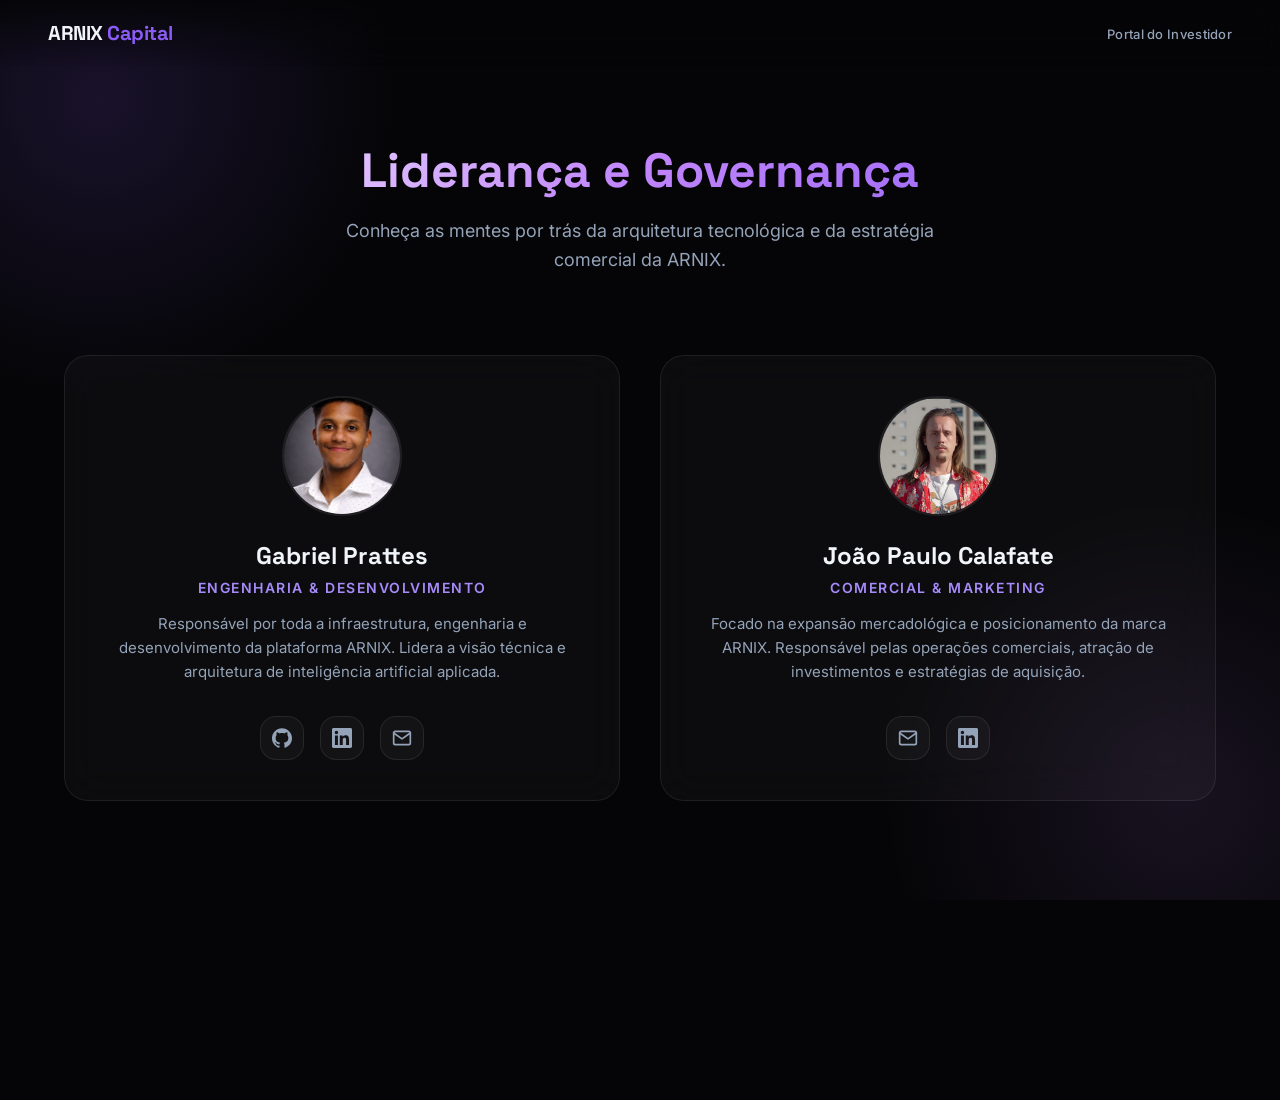
<file: web/ceo.html>
<!DOCTYPE html>
<html lang="pt-BR">
<head>
    <meta charset="UTF-8">
    <meta name="viewport" content="width=device-width, initial-scale=1.0">
    <title>ARNIX - Liderança</title>
    <link rel="preconnect" href="https://fonts.googleapis.com">
    <link rel="preconnect" href="https://fonts.gstatic.com" crossorigin>
    <link href="https://fonts.googleapis.com/css2?family=Inter:wght@300;400;500;600;700;800&family=Space+Grotesk:wght@400;500;600;700&display=swap" rel="stylesheet">
    <style>
        :root {
            --primary: #8b5cf6;
            --primary-light: #a78bfa;
            --primary-dark: #7c3aed;
            --primary-glow: rgba(139, 92, 246, 0.4);
            --accent: #c084fc;
            --bg: #050507;
            --bg-card: rgba(255, 255, 255, 0.03);
            --bg-hover: rgba(255, 255, 255, 0.06);
            --text: #f1f5f9;
            --text-secondary: #94a3b8;
            --text-muted: #64748b;
            --border: rgba(255, 255, 255, 0.08);
            --radius: 24px;
            --radius-sm: 16px;
            --ease-out: cubic-bezier(0.23, 1, 0.32, 1);
        }

        * { margin: 0; padding: 0; box-sizing: border-box; }

        html, body {
            font-family: 'Inter', sans-serif;
            background: var(--bg);
            color: var(--text);
            min-height: 100vh;
            overflow-x: hidden;
            position: relative;
        }

        /* Fundo Dinâmico Similar ao lg.html */
        body::before {
            content: '';
            position: absolute;
            top: -200px; left: -200px;
            width: 600px; height: 600px;
            background: radial-gradient(circle, rgba(139,92,246,0.15) 0%, transparent 70%);
            border-radius: 50%;
            z-index: 0;
            pointer-events: none;
        }

        body::after {
            content: '';
            position: absolute;
            bottom: -200px; right: -200px;
            width: 600px; height: 600px;
            background: radial-gradient(circle, rgba(192,132,252,0.1) 0%, transparent 70%);
            border-radius: 50%;
            z-index: 0;
            pointer-events: none;
        }

        /* Navbar */
        .navbar {
            position: fixed;
            top: 0; left: 0; right: 0;
            z-index: 100;
            display: flex;
            align-items: center;
            justify-content: space-between;
            padding: 20px 48px;
            background: linear-gradient(to bottom, rgba(5,5,7,0.9) 0%, transparent 100%);
            backdrop-filter: blur(12px);
        }

        .nav-brand {
            font-family: 'Space Grotesk', sans-serif;
            font-weight: 700;
            font-size: 20px;
            color: var(--text);
            text-decoration: none;
            letter-spacing: -0.5px;
        }
        
        .nav-brand span {
            color: var(--primary);
        }

        .nav-links {
            display: flex;
            gap: 32px;
            list-style: none;
        }

        .nav-links a {
            color: var(--text-secondary);
            text-decoration: none;
            font-size: 13px;
            font-weight: 500;
            letter-spacing: 0.3px;
            transition: color 0.3s ease;
        }

        .nav-links a:hover {
            color: var(--text);
        }

        /* Conteúdo Principal */
        .container {
            max-width: 1200px;
            margin: 0 auto;
            padding: 140px 24px 60px;
            position: relative;
            z-index: 10;
        }

        .header-section {
            text-align: center;
            margin-bottom: 80px;
        }

        .header-section h1 {
            font-family: 'Space Grotesk', sans-serif;
            font-size: 48px;
            font-weight: 700;
            margin-bottom: 16px;
            background: linear-gradient(135deg, #fff 0%, #c084fc 50%, #8b5cf6 100%);
            -webkit-background-clip: text;
            -webkit-text-fill-color: transparent;
            background-clip: text;
        }

        .header-section p {
            color: var(--text-secondary);
            font-size: 18px;
            max-width: 600px;
            margin: 0 auto;
            line-height: 1.6;
        }

        /* Grid de Executivos */
        .board-grid {
            display: grid;
            grid-template-columns: repeat(auto-fit, minmax(350px, 1fr));
            gap: 40px;
        }

        /* Cards */
        .exec-card {
            background: var(--bg-card);
            border: 1px solid var(--border);
            border-radius: var(--radius);
            padding: 40px;
            display: flex;
            flex-direction: column;
            align-items: center;
            text-align: center;
            backdrop-filter: blur(20px);
            transition: all 0.4s var(--ease-out);
            position: relative;
            overflow: hidden;
        }

        .exec-card::before {
            content: '';
            position: absolute;
            top: 0; left: 0; right: 0;
            height: 4px;
            background: linear-gradient(90deg, transparent, var(--primary), transparent);
            opacity: 0;
            transition: opacity 0.4s ease;
        }

        .exec-card:hover {
            transform: translateY(-8px);
            background: var(--bg-hover);
            border-color: rgba(139, 92, 246, 0.3);
            box-shadow: 0 20px 40px -10px rgba(0,0,0,0.5), 0 0 30px -10px var(--primary-glow);
        }

        .exec-card:hover::before {
            opacity: 1;
        }

        .avatar {
            width: 120px;
            height: 120px;
            border-radius: 50%;
            background: linear-gradient(135deg, var(--bg-input), rgba(139, 92, 246, 0.1));
            border: 2px solid var(--border);
            margin-bottom: 24px;
            display: flex;
            align-items: center;
            justify-content: center;
            font-size: 40px;
            font-family: 'Space Grotesk', sans-serif;
            font-weight: 700;
            color: var(--primary-light);
            box-shadow: inset 0 0 20px rgba(0,0,0,0.5);
            transition: all 0.4s ease;
        }

        .exec-card:hover .avatar {
            border-color: var(--primary);
            color: #fff;
            background: linear-gradient(135deg, var(--primary-dark), var(--primary));
            box-shadow: 0 0 30px -5px var(--primary-glow);
        }

        .name {
            font-family: 'Space Grotesk', sans-serif;
            font-size: 24px;
            font-weight: 700;
            color: var(--text);
            margin-bottom: 8px;
        }

        .role {
            color: var(--primary-light);
            font-size: 14px;
            font-weight: 600;
            text-transform: uppercase;
            letter-spacing: 1.5px;
            margin-bottom: 16px;
        }

        .desc {
            color: var(--text-secondary);
            font-size: 15px;
            line-height: 1.6;
            margin-bottom: 32px;
            flex-grow: 1;
        }

        /* Redes Sociais */
        .social-links {
            display: flex;
            gap: 16px;
            justify-content: center;
            width: 100%;
        }

        .social-link {
            width: 44px;
            height: 44px;
            border-radius: var(--radius-sm);
            background: rgba(255,255,255,0.03);
            border: 1px solid var(--border);
            display: flex;
            align-items: center;
            justify-content: center;
            color: var(--text-secondary);
            text-decoration: none;
            transition: all 0.3s ease;
        }

        .social-link:hover {
            color: var(--text);
            background: var(--primary);
            border-color: var(--primary);
            transform: translateY(-3px);
            box-shadow: 0 5px 15px -5px var(--primary-glow);
        }

        .social-link svg {
            width: 20px;
            height: 20px;
        }

        @media (max-width: 768px) {
            .navbar { padding: 16px 24px; }
            .nav-links { display: none; }
            .header-section h1 { font-size: 36px; }
            .board-grid { grid-template-columns: 1fr; }
        }
    </style>
</head>
<body>

    <!-- Navbar -->
    <nav class="navbar">
        <a href="index.html" class="nav-brand">ARNIX <span>Capital</span></a>
        <ul class="nav-links">
            <li><a href="lg.html">Portal do Investidor</a></li>
        </ul>
    </nav>

    <!-- Main Content -->
    <div class="container">
        
        <div class="header-section">
            <h1>Liderança e Governança</h1>
            <p>Conheça as mentes por trás da arquitetura tecnológica e da estratégia comercial da ARNIX.</p>
        </div>

        <div class="board-grid">
            
            <!-- Gabriel Prattes -->
            <div class="exec-card">
                <div class="avatar" style="overflow: hidden;">
                    <!-- INSIRA O CAMINHO DA SUA FOTO NO 'src' ABAIXO (ex: assets/foto-gabriel.jpg) -->
                    <img src="../img/gabriel.png" alt="Gabriel Prattes" style="width: 100%; height: 100%; object-fit: cover; display: none;" onload="this.style.display='block'; this.nextElementSibling.style.display='none';">
                    <span>GP</span>
                </div>
                <h3 class="name">Gabriel Prattes</h3>
                <div class="role">Engenharia & Desenvolvimento</div>
                <p class="desc">Responsável por toda a infraestrutura, engenharia e desenvolvimento da plataforma ARNIX. Lidera a visão técnica e arquitetura de inteligência artificial aplicada.</p>
                <div class="social-links">
                    <a href="https://github.com/GPrattes" target="_blank" class="social-link" title="GitHub">
                        <svg viewBox="0 0 24 24" fill="currentColor">
                            <path d="M12 .297c-6.63 0-12 5.373-12 12 0 5.303 3.438 9.8 8.205 11.385.6.113.82-.258.82-.577 0-.285-.01-1.04-.015-2.04-3.338.724-4.042-1.61-4.042-1.61C4.422 18.07 3.633 17.7 3.633 17.7c-1.087-.744.084-.729.084-.729 1.205.084 1.838 1.236 1.838 1.236 1.07 1.835 2.809 1.305 3.495.998.108-.776.417-1.305.76-1.605-2.665-.3-5.466-1.332-5.466-5.93 0-1.31.465-2.38 1.235-3.22-.135-.303-.54-1.523.105-3.176 0 0 1.005-.322 3.3 1.23.96-.267 1.98-.399 3-.405 1.02.006 2.04.138 3 .405 2.28-1.552 3.285-1.23 3.285-1.23.645 1.653.24 2.873.12 3.176.765.84 1.23 1.91 1.23 3.22 0 4.61-2.805 5.625-5.475 5.92.42.36.81 1.096.81 2.22 0 1.606-.015 2.896-.015 3.286 0 .315.21.69.825.57C20.565 22.092 24 17.592 24 12.297c0-6.627-5.373-12-12-12"/>
                        </svg>
                    </a>
                    <a href="https://linkedin.com/in/gabriel-prattes" target="_blank" class="social-link" title="LinkedIn">
                        <svg viewBox="0 0 24 24" fill="currentColor">
                            <path d="M20.447 20.452h-3.554v-5.569c0-1.328-.027-3.037-1.852-3.037-1.853 0-2.136 1.445-2.136 2.939v5.667H9.351V9h3.414v1.561h.046c.477-.9 1.637-1.85 3.37-1.85 3.601 0 4.267 2.37 4.267 5.455v6.286zM5.337 7.433c-1.144 0-2.063-.926-2.063-2.065 0-1.138.92-2.063 2.063-2.063 1.14 0 2.064.925 2.064 2.063 0 1.139-.925 2.065-2.064 2.065zm1.782 13.019H3.555V9h3.564v11.452zM22.225 0H1.771C.792 0 0 .774 0 1.729v20.542C0 23.227.792 24 1.771 24h20.451C23.2 24 24 23.227 24 22.271V1.729C24 .774 23.2 0 22.222 0h.003z"/>
                        </svg>
                    </a>
                    <a href="mailto:gprattesceo@orbb.com.br" class="social-link" title="Email">
                        <svg viewBox="0 0 24 24" fill="none" stroke="currentColor" stroke-width="2" stroke-linecap="round" stroke-linejoin="round">
                            <path d="M4 4h16c1.1 0 2 .9 2 2v12c0 1.1-.9 2-2 2H4c-1.1 0-2-.9-2-2V6c0-1.1.9-2 2-2z"/>
                            <polyline points="22,6 12,13 2,6"/>
                        </svg>
                    </a>
                </div>
            </div>

            <!-- João Paulo Calafate -->
            <div class="exec-card">
                <div class="avatar" style="overflow: hidden;">
                    <!-- INSIRA O CAMINHO DA FOTO NO 'src' ABAIXO (ex: assets/foto-joao.jpg) -->
                    <img src="../img/jonny.png" alt="João Paulo Calafate" style="width: 100%; height: 100%; object-fit: cover; display: none;" onload="this.style.display='block'; this.nextElementSibling.style.display='none';">
                    <span>JC</span>
                </div>
                <h3 class="name">João Paulo Calafate</h3>
                <div class="role">Comercial & Marketing</div>
                <p class="desc">Focado na expansão mercadológica e posicionamento da marca ARNIX. Responsável pelas operações comerciais, atração de investimentos e estratégias de aquisição.</p>
                <div class="social-links">
                    <a href="mailto:joao@arnix.com.br" class="social-link" title="Email Comercial">
                        <svg viewBox="0 0 24 24" fill="none" stroke="currentColor" stroke-width="2" stroke-linecap="round" stroke-linejoin="round">
                            <path d="M4 4h16c1.1 0 2 .9 2 2v12c0 1.1-.9 2-2 2H4c-1.1 0-2-.9-2-2V6c0-1.1.9-2 2-2z"/>
                            <polyline points="22,6 12,13 2,6"/>
                        </svg>
                    </a>
                    <a href="https://linkedin.com/in/joão-paulo-calafate-benedito-33099823b" target="_blank" class="social-link" title="LinkedIn">
                        <svg viewBox="0 0 24 24" fill="currentColor">
                            <path d="M20.447 20.452h-3.554v-5.569c0-1.328-.027-3.037-1.852-3.037-1.853 0-2.136 1.445-2.136 2.939v5.667H9.351V9h3.414v1.561h.046c.477-.9 1.637-1.85 3.37-1.85 3.601 0 4.267 2.37 4.267 5.455v6.286zM5.337 7.433c-1.144 0-2.063-.926-2.063-2.065 0-1.138.92-2.063 2.063-2.063 1.14 0 2.064.925 2.064 2.063 0 1.139-.925 2.065-2.064 2.065zm1.782 13.019H3.555V9h3.564v11.452zM22.225 0H1.771C.792 0 0 .774 0 1.729v20.542C0 23.227.792 24 1.771 24h20.451C23.2 24 24 23.227 24 22.271V1.729C24 .774 23.2 0 22.222 0h.003z"/>
                        </svg>
                    </a>
                </div>
            </div>

        </div>
    </div>

</body>
</html>
</file>
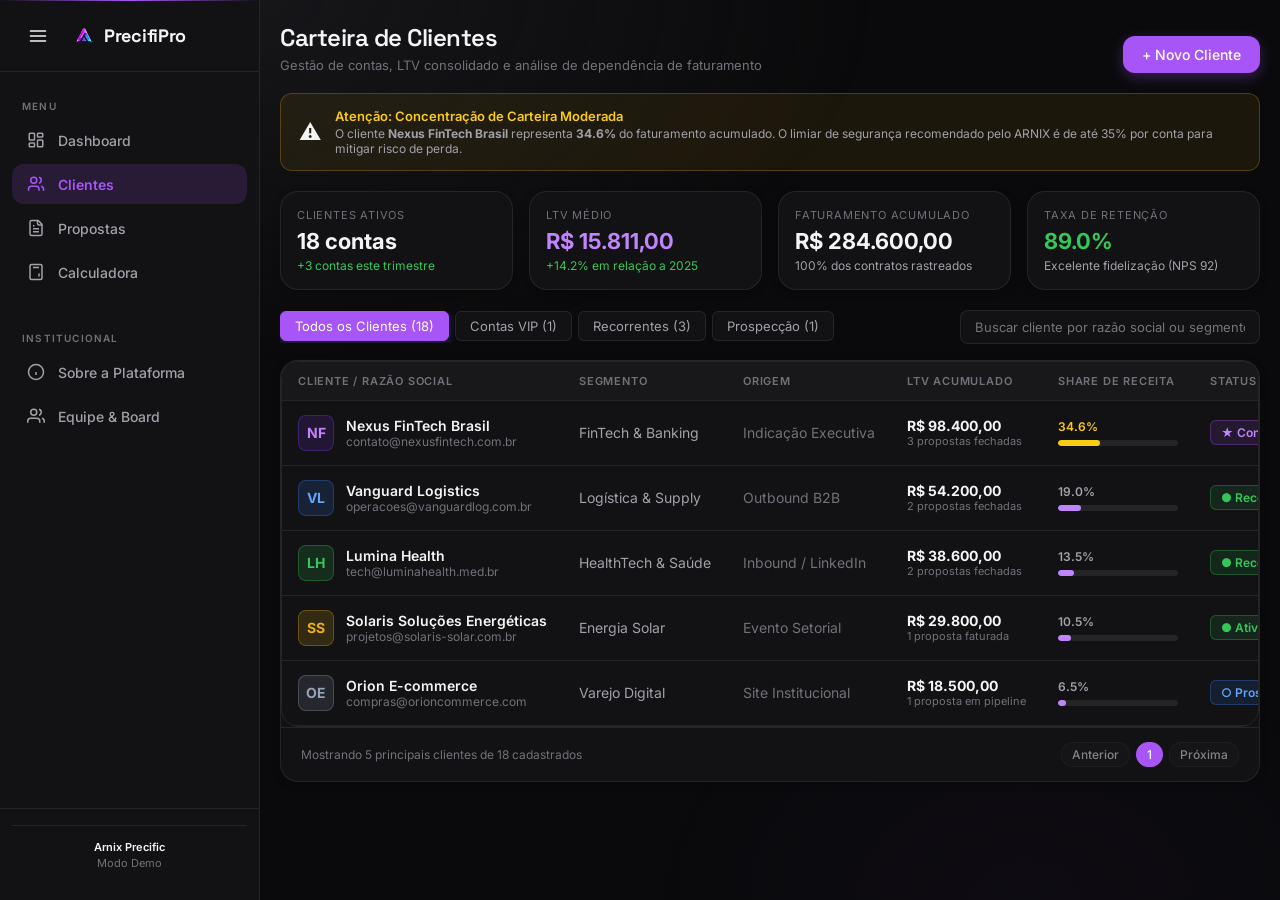
<file: web/clientes.html>
<!DOCTYPE html>
<html lang="pt-BR">

<head>
  <meta charset="UTF-8">
  <meta name="viewport" content="width=device-width, initial-scale=1.0">
  <title>Clientes — PrecifiPro (Mock Interativo)</title>
  <meta name="description"
    content="Gestão de clientes, concentração de receita e inteligência de retenção no ecossistema ARNIX.">
  <link rel="icon" type="image/png" href="../img/arnix-sgv.png">
  <link rel="preconnect" href="https://fonts.googleapis.com">
  <link rel="preconnect" href="https://fonts.gstatic.com" crossorigin>
  <link
    href="https://fonts.googleapis.com/css2?family=Inter:wght@300;400;500;600;700;800&family=Space+Grotesk:wght@400;500;600;700&display=swap"
    rel="stylesheet">
  <link rel="stylesheet" href="../css/styles.css">
  <style>
    @keyframes pageEnter {
      from {
        opacity: 0;
        transform: translateY(8px);
      }

      to {
        opacity: 1;
        transform: translateY(0);
      }
    }

    @keyframes rowFadeIn {
      from {
        opacity: 0;
        transform: translateY(4px);
      }

      to {
        opacity: 1;
        transform: translateY(0);
      }
    }

    @keyframes modalFadeIn {
      from {
        opacity: 0;
        transform: scale(0.96);
      }

      to {
        opacity: 1;
        transform: scale(1);
      }
    }

    @keyframes toastSlideUp {
      from {
        opacity: 0;
        transform: translateY(20px) scale(0.95);
      }

      to {
        opacity: 1;
        transform: translateY(0) scale(1);
      }
    }

    .main-content {
      animation: pageEnter 0.35s ease-out;
    }

    .badge-client {
      display: inline-flex;
      align-items: center;
      gap: 6px;
      padding: 4px 10px;
      border-radius: 6px;
      font-size: 12px;
      font-weight: 600;
    }

    .badge-client--vip {
      background: rgba(168, 85, 247, 0.12);
      color: #c084fc;
      border: 1px solid rgba(168, 85, 247, 0.3);
    }

    .badge-client--active {
      background: rgba(52, 199, 89, 0.12);
      color: #34c759;
      border: 1px solid rgba(52, 199, 89, 0.3);
    }

    .badge-client--prospect {
      background: rgba(59, 130, 246, 0.12);
      color: #60a5fa;
      border: 1px solid rgba(59, 130, 246, 0.3);
    }

    .client-avatar {
      width: 36px;
      height: 36px;
      border-radius: 8px;
      background: rgba(124, 58, 237, 0.15);
      border: 1px solid rgba(124, 58, 237, 0.3);
      color: var(--accent-purple-light);
      display: inline-flex;
      align-items: center;
      justify-content: center;
      font-weight: 700;
      font-size: 14px;
      flex-shrink: 0;
      transition: all 0.2s ease;
    }

    .table-row-hover:hover .client-avatar {
      transform: scale(1.06);
    }

    .concentration-bar-bg {
      height: 6px;
      background: rgba(255, 255, 255, 0.08);
      border-radius: 3px;
      overflow: hidden;
      margin-top: 6px;
      width: 120px;
    }

    .concentration-bar-fill {
      height: 100%;
      border-radius: 3px;
      transition: width 0.4s ease;
    }

    .table-row-hover {
      transition: background 0.15s ease;
    }

    .table-row-hover:hover {
      background: rgba(255, 255, 255, 0.03);
    }

    .btn-action-icon {
      background: var(--bg-tertiary);
      border: 1px solid var(--border-color);
      color: var(--text-secondary);
      width: 32px;
      height: 32px;
      border-radius: 6px;
      display: inline-flex;
      align-items: center;
      justify-content: center;
      cursor: pointer;
      font-size: 14px;
      transition: all 0.2s ease;
    }

    .btn-action-icon:hover {
      border-color: var(--accent-purple);
      color: var(--accent-purple-light);
      background: rgba(124, 58, 237, 0.12);
      transform: translateY(-1px);
    }

    .tab-filter-btn {
      padding: 6px 14px;
      font-size: 13px;
      border-radius: 6px;
      border: 1px solid var(--border-color);
      background: var(--bg-secondary);
      color: var(--text-secondary);
      cursor: pointer;
      transition: all 0.2s ease;
      white-space: nowrap;
    }

    .tab-filter-btn:hover {
      color: var(--text-primary);
      border-color: var(--accent-purple);
    }

    .tab-filter-btn.active {
      background: var(--accent-purple);
      color: #fff;
      border-color: var(--accent-purple);
      box-shadow: 0 2px 8px rgba(99, 102, 241, 0.35);
    }

    .client-toolbar {
      display: flex;
      align-items: center;
      justify-content: space-between;
      gap: 12px;
      margin-bottom: 16px;
      flex-wrap: wrap;
    }

    .client-tabs-container {
      display: flex;
      gap: 6px;
      overflow-x: auto;
      -webkit-overflow-scrolling: touch;
      scrollbar-width: none;
      padding-bottom: 2px;
    }

    .client-tabs-container::-webkit-scrollbar {
      display: none;
    }

    .client-search-container {
      display: flex;
      align-items: center;
      gap: 10px;
      margin-left: auto;
    }

    #busca-cliente-input {
      background: var(--bg-secondary);
      border: 1px solid var(--border-color);
      color: var(--text-primary);
      padding: 8px 14px;
      border-radius: var(--radius-sm);
      font-size: 13px;
      width: 300px;
      outline: none;
      transition: all 0.2s ease;
    }

    #busca-cliente-input:focus {
      border-color: var(--accent-purple);
      box-shadow: 0 0 0 2px var(--accent-purple-glow);
    }

    .table-container {
      width: 100%;
      overflow-x: auto;
      -webkit-overflow-scrolling: touch;
      position: relative;
    }

    #tabela-clientes {
      width: 100%;
      min-width: 860px;
      border-collapse: collapse;
    }

    #tabela-clientes th,
    #tabela-clientes td {
      white-space: nowrap;
    }

    .clients-metric-grid {
      display: grid;
      grid-template-columns: repeat(4, 1fr);
      gap: 16px;
      margin-bottom: 20px;
    }

    /* Modal Styles */
    .mock-modal-overlay {
      position: fixed;
      top: 0;
      left: 0;
      right: 0;
      bottom: 0;
      background: rgba(0, 0, 0, 0.75);
      backdrop-filter: blur(8px);
      display: flex;
      align-items: center;
      justify-content: center;
      z-index: 99999;
      padding: 20px;
      animation: modalFadeIn 0.2s ease-out;
    }

    .mock-modal-card {
      background: #181825;
      border: 1px solid rgba(99, 102, 241, 0.35);
      border-radius: 14px;
      width: 100%;
      max-width: 620px;
      max-height: 90vh;
      overflow-y: auto;
      padding: 26px;
      box-shadow: 0 20px 50px rgba(0, 0, 0, 0.6);
      position: relative;
    }

    .mock-modal-close {
      position: absolute;
      top: 18px;
      right: 18px;
      background: rgba(255, 255, 255, 0.08);
      border: 1px solid rgba(255, 255, 255, 0.1);
      color: #fff;
      width: 30px;
      height: 30px;
      border-radius: 50%;
      display: flex;
      align-items: center;
      justify-content: center;
      cursor: pointer;
      font-size: 16px;
      transition: all 0.2s ease;
    }

    .mock-modal-close:hover {
      background: rgba(239, 68, 68, 0.2);
      border-color: rgba(239, 68, 68, 0.4);
      color: #ef4444;
    }

    .mock-toast {
      position: fixed;
      bottom: 24px;
      right: 24px;
      background: #1e1e2e;
      border: 1px solid rgba(99, 102, 241, 0.4);
      color: #fff;
      padding: 12px 18px;
      border-radius: var(--dash-radius-md, 8px);
      box-shadow: 0 10px 30px rgba(0, 0, 0, 0.5), 0 0 20px rgba(99, 102, 241, 0.25);
      font-size: 13px;
      font-weight: 500;
      display: flex;
      align-items: center;
      gap: 10px;
      z-index: 9999;
      animation: toastSlideUp 0.25s ease-out;
      pointer-events: none;
    }

    /* ── Breakpoints Responsivos Mobile ── */
    @media (max-width: 990px) {
      .clients-metric-grid {
        grid-template-columns: repeat(2, 1fr);
        gap: 12px;
      }
    }

    @media (max-width: 900px) {
      .layout {
        position: static !important;
        z-index: auto !important;
        display: block !important;
      }

      .sidebar-toggle {
        display: flex !important;
        position: fixed !important;
        top: 14px !important;
        left: 14px !important;
        width: 42px !important;
        height: 42px !important;
        background: #1c1c24 !important;
        border: 1px solid rgba(255, 255, 255, 0.14) !important;
        border-radius: 10px !important;
        color: #fff !important;
        font-size: 20px !important;
        align-items: center !important;
        justify-content: center !important;
        z-index: 10001 !important;
        box-shadow: 0 4px 16px rgba(0, 0, 0, 0.5) !important;
        cursor: pointer !important;
        transition: all 0.2s ease !important;
      }

      .sidebar-toggle:hover {
        background: #272732 !important;
        border-color: rgba(99, 102, 241, 0.5) !important;
      }

      .sidebar-backdrop {
        display: none;
        position: fixed !important;
        inset: 0 !important;
        background: rgba(0, 0, 0, 0.72) !important;
        backdrop-filter: blur(6px) !important;
        -webkit-backdrop-filter: blur(6px) !important;
        z-index: 9999 !important;
        transition: opacity 0.25s ease !important;
      }

      .sidebar-backdrop.open {
        display: block !important;
      }

      .sidebar {
        position: fixed !important;
        top: 0 !important;
        left: 0 !important;
        bottom: 0 !important;
        width: 270px !important;
        max-width: 82vw !important;
        height: 100vh !important;
        height: 100dvh !important;
        background: #111116 !important;
        border-right: 1px solid rgba(255, 255, 255, 0.1) !important;
        box-shadow: 12px 0 40px rgba(0, 0, 0, 0.8) !important;
        transform: translateX(-100%) !important;
        transition: transform 0.28s cubic-bezier(0.16, 1, 0.3, 1) !important;
        z-index: 10000 !important;
        display: flex !important;
        flex-direction: column !important;
        visibility: hidden !important;
      }

      .sidebar.open {
        transform: translateX(0) !important;
        visibility: visible !important;
      }

      body.sidebar-open {
        overflow: hidden !important;
        touch-action: none !important;
      }

      .main-content {
        margin-left: 0 !important;
        width: 100% !important;
        padding-top: 72px !important;
        padding-left: 16px !important;
        padding-right: 16px !important;
        padding-bottom: 32px !important;
        box-sizing: border-box !important;
      }

      .page-header {
        flex-direction: column;
        align-items: stretch;
        gap: 14px;
        position: relative;
        z-index: 10 !important;
      }

      .page-header button {
        width: 100%;
        justify-content: center;
      }

      .toolbar,
      .client-toolbar {
        flex-direction: column !important;
        align-items: stretch !important;
        gap: 12px !important;
      }

      .client-tabs-container,
      .toolbar>div:first-child {
        width: 100% !important;
        overflow-x: auto !important;
        padding-bottom: 6px !important;
        -webkit-overflow-scrolling: touch !important;
      }

      .client-search-container,
      .toolbar>div:last-child {
        margin-left: 0 !important;
        width: 100% !important;
        display: flex !important;
      }

      #busca-cliente-input {
        width: 100% !important;
        box-sizing: border-box !important;
      }
    }

    @media (max-width: 900px) {
      .table-container {
        overflow-x: auto !important;
        -webkit-overflow-scrolling: touch !important;
        width: 100% !important;
        max-width: 100% !important;
        display: block !important;
      }
    }

    @media (max-width: 768px) {
      .table-container {
        overflow-x: auto !important;
        -webkit-overflow-scrolling: touch !important;
        width: 100% !important;
        max-width: 100% !important;
        display: block !important;
      }

      #tabela-clientes {
        min-width: 860px !important;
      }
    }

    @media (max-width: 540px) {
      .clients-metric-grid {
        grid-template-columns: 1fr;
      }

      .table-container {
        overflow-x: auto !important;
        -webkit-overflow-scrolling: touch !important;
        width: 100% !important;
      }

      #tabela-clientes {
        min-width: 840px !important;
      }

      .mock-modal-card {
        padding: 20px 16px;
      }
    }
  </style>
</head>

<body class="dark-mode">

  <!-- Mobile Hamburger Toggle e Backdrop -->
  <button class="sidebar-toggle" id="sidebar-toggle" aria-label="Abrir menu de navegação" aria-expanded="false"
    onclick="toggleMobileSidebar(event)">☰</button>
  <div class="sidebar-backdrop" id="sidebar-backdrop" onclick="toggleMobileSidebar(false)"></div>

  <div class="layout">
    <!-- Sidebar Oficial Idêntica 1:1 Estática -->
    <aside class="sidebar" id="sidebar">
      <div class="sidebar-header">
        <button type="button" class="sidebar-toggle-hamburger" id="sidebar-collapse-btn"
          onclick="toggleSidebarCollapse()" aria-label="Alternar barra lateral" title="Recolher / Expandir Menu">
          <svg width="20" height="20" viewBox="0 0 24 24" fill="none" stroke="currentColor" stroke-width="2"
            stroke-linecap="round" stroke-linejoin="round">
            <line x1="3" y1="12" x2="21" y2="12" />
            <line x1="3" y1="6" x2="21" y2="6" />
            <line x1="3" y1="18" x2="21" y2="18" />
          </svg>
        </button>
        <div class="sidebar-brand">
          <span class="sidebar-logo-icon"
            style="display:inline-flex;align-items:center;justify-content:center;background:none;box-shadow:none">
            <img src="../img/arnix-sgv.png" alt="ARNIX Logo"
              style="height:26px;width:auto;object-fit:contain;display:block">
          </span>
          <span class="sidebar-logo-text">PrecifiPro</span>
        </div>
      </div>

      <nav class="sidebar-nav" aria-label="Navegação principal">
        <span class="sidebar-section-label">Menu</span>

        <a href="index.html" class="sidebar-link" onclick="toggleMobileSidebar(false)">
          <span class="nav-icon"><svg width="18" height="18" viewBox="0 0 24 24" fill="none" stroke="currentColor"
              stroke-width="2">
              <rect x="3" y="3" width="7" height="9" rx="1" />
              <rect x="14" y="3" width="7" height="5" rx="1" />
              <rect x="14" y="12" width="7" height="9" rx="1" />
              <rect x="3" y="16" width="7" height="5" rx="1" />
            </svg></span>
          <span>Dashboard</span>
        </a>

        <a href="clientes.html" class="sidebar-link active" onclick="toggleMobileSidebar(false)">
          <span class="nav-icon"><svg width="18" height="18" viewBox="0 0 24 24" fill="none" stroke="currentColor"
              stroke-width="2">
              <path d="M16 21v-2a4 4 0 0 0-4-4H6a4 4 0 0 0-4 4v2" />
              <circle cx="9" cy="7" r="4" />
              <path d="M22 21v-2a4 4 0 0 0-3-3.87" />
              <path d="M16 3.13a4 4 0 0 1 0 7.75" />
            </svg></span>
          <span>Clientes</span>
          <span class="nav-active-bar"></span>
        </a>

        <a href="propostas.html" class="sidebar-link" onclick="toggleMobileSidebar(false)">
          <span class="nav-icon"><svg width="18" height="18" viewBox="0 0 24 24" fill="none" stroke="currentColor"
              stroke-width="2">
              <path d="M15 2H6a2 2 0 0 0-2 2v16a2 2 0 0 0 2 2h12a2 2 0 0 0 2-2V7Z" />
              <path d="M14 2v4a2 2 0 0 0 2 2h4" />
              <path d="M10 9H8" />
              <path d="M16 13H8" />
              <path d="M16 17H8" />
            </svg></span>
          <span>Propostas</span>
        </a>

        <a href="calculadora.html" class="sidebar-link" onclick="toggleMobileSidebar(false)">
          <span class="nav-icon"><svg width="18" height="18" viewBox="0 0 24 24" fill="none" stroke="currentColor"
              stroke-width="2">
              <rect x="4" y="2" width="16" height="20" rx="2" />
              <line x1="8" y1="6" x2="16" y2="6" />
              <line x1="16" y1="14" x2="16" y2="18" />
              <path d="M16 10h.01" />
              <path d="M12 10h.01" />
              <path d="M8 10h.01" />
              <path d="M12 14h.01" />
              <path d="M8 14h.01" />
              <path d="M12 18h.01" />
              <path d="M8 18h.01" />
            </svg></span>
          <span>Calculadora</span>
        </a>

        <span class="sidebar-section-label" style="margin-top: 24px; display: block;">INSTITUCIONAL</span>
        
        <a href="sobre.html" class="sidebar-link" onclick="toggleMobileSidebar(false)">
          <span class="nav-icon"><svg width="18" height="18" viewBox="0 0 24 24" fill="none" stroke="currentColor" stroke-width="2"><circle cx="12" cy="12" r="10"/><path d="M12 16v-4"/><path d="M12 8h.01"/></svg></span>
          <span>Sobre a Plataforma</span>
        </a>

        <a href="ceo.html" class="sidebar-link" onclick="toggleMobileSidebar(false)">
          <span class="nav-icon"><svg width="18" height="18" viewBox="0 0 24 24" fill="none" stroke="currentColor" stroke-width="2"><path d="M17 21v-2a4 4 0 0 0-4-4H5a4 4 0 0 0-4 4v2"/><circle cx="9" cy="7" r="4"/><path d="M23 21v-2a4 4 0 0 0-3-3.87"/><path d="M16 3.13a4 4 0 0 1 0 7.75"/></svg></span>
          <span>Equipe & Board</span>
        </a>
      </nav>

      <div class="sidebar-footer">
        <div
          style="padding:14px 10px; font-size:11px; color:var(--text-muted); border-top:1px solid var(--border-color); text-align:center;">
          <div style="font-weight:600; color:var(--text-primary); margin-bottom:2px;">Arnix Precific</div>
          <div>Modo Demo</div>
        </div>
      </div>
    </aside>

    <main class="main-content page-animate">
      <!-- Cabeçalho -->
      <header class="page-header" style="margin-bottom:20px">
        <div class="page-header-left">
          <h1 style="font-size:24px;font-weight:600;color:var(--text-primary);margin:0 0 4px 0">Carteira de Clientes
          </h1>
          <p class="page-subtitle" style="font-size:13px;color:var(--text-muted);margin:0">Gestão de contas, LTV
            consolidado e análise de dependência de faturamento</p>
        </div>
        <button type="button" class="btn btn-primary" onclick="openNovoClienteModal()">
          + Novo Cliente
        </button>
      </header>

      <!-- Alerta de Inteligência de Risco ARNIX -->
      <div
        style="background:rgba(234,179,8,0.08);border:1px solid rgba(234,179,8,0.25);border-radius:var(--radius-md);padding:14px 18px;margin-bottom:20px;display:flex;align-items:center;gap:14px">
        <span style="font-size:22px">⚠️</span>
        <div style="flex:1">
          <div style="font-size:13px;font-weight:600;color:#facc15">Atenção: Concentração de Carteira Moderada</div>
          <div style="font-size:12px;color:var(--text-secondary);margin-top:2px">
            O cliente <strong>Nexus FinTech Brasil</strong> representa <strong>34.6%</strong> do faturamento acumulado.
            O limiar de segurança recomendado pelo ARNIX é de até 35% por conta para mitigar risco de perda.
          </div>
        </div>
      </div>

      <!-- Métricas executivas da carteira -->
      <div class="clients-metric-grid">
        <div class="card" style="padding:16px">
          <div
            style="font-size:11px;text-transform:uppercase;color:var(--text-muted);letter-spacing:0.8px;margin-bottom:6px">
            Clientes Ativos</div>
          <div style="font-size:22px;font-weight:700;color:var(--text-primary)">18 contas</div>
          <div style="font-size:12px;color:var(--accent-green);margin-top:4px">+3 contas este trimestre</div>
        </div>
        <div class="card" style="padding:16px">
          <div
            style="font-size:11px;text-transform:uppercase;color:var(--text-muted);letter-spacing:0.8px;margin-bottom:6px">
            LTV Médio</div>
          <div style="font-size:22px;font-weight:700;color:var(--accent-purple-light)">R$ 15.811,00</div>
          <div style="font-size:12px;color:var(--accent-green);margin-top:4px">+14.2% em relação a 2025</div>
        </div>
        <div class="card" style="padding:16px">
          <div
            style="font-size:11px;text-transform:uppercase;color:var(--text-muted);letter-spacing:0.8px;margin-bottom:6px">
            Faturamento Acumulado</div>
          <div style="font-size:22px;font-weight:700;color:var(--text-primary)">R$ 284.600,00</div>
          <div style="font-size:12px;color:var(--text-secondary);margin-top:4px">100% dos contratos rastreados</div>
        </div>
        <div class="card" style="padding:16px">
          <div
            style="font-size:11px;text-transform:uppercase;color:var(--text-muted);letter-spacing:0.8px;margin-bottom:6px">
            Taxa de Retenção</div>
          <div style="font-size:22px;font-weight:700;color:var(--accent-green)">89.0%</div>
          <div style="font-size:12px;color:var(--text-secondary);margin-top:4px">Excelente fidelização (NPS 92)</div>
        </div>
      </div>

      <!-- Toolbar de Filtros Interativos -->
      <div class="toolbar client-toolbar">
        <div class="client-tabs-container">
          <button type="button" class="tab-filter-btn active" onclick="filterClientes('todos', this)">
            Todos os Clientes (18)
          </button>
          <button type="button" class="tab-filter-btn" onclick="filterClientes('vip', this)">
            Contas VIP (1)
          </button>
          <button type="button" class="tab-filter-btn" onclick="filterClientes('recorrente', this)">
            Recorrentes (3)
          </button>
          <button type="button" class="tab-filter-btn" onclick="filterClientes('prospeccao', this)">
            Prospecção (1)
          </button>
        </div>
        <div class="client-search-container">
          <input type="text" id="busca-cliente-input" placeholder="Buscar cliente por razão social ou segmento…"
            oninput="buscarClientes(this.value)">
        </div>
      </div>

      <!-- Tabela de clientes Responsiva -->
      <div class="card" style="padding:0;overflow:hidden">
        <div class="table-container" style="overflow-x:auto;-webkit-overflow-scrolling:touch;width:100%">
          <table style="width:100%;min-width:860px;border-collapse:collapse;text-align:left;font-size:13px" id="tabela-clientes">
            <thead>
              <tr
                style="border-bottom:1px solid var(--border-color);background:var(--bg-tertiary);color:var(--text-muted);font-size:11px;text-transform:uppercase;letter-spacing:0.8px">
                <th style="padding:12px 16px">Cliente / Razão Social</th>
                <th style="padding:12px 16px">Segmento</th>
                <th style="padding:12px 16px">Origem</th>
                <th style="padding:12px 16px">LTV Acumulado</th>
                <th style="padding:12px 16px">Share de Receita</th>
                <th style="padding:12px 16px">Status</th>
                <th style="padding:12px 16px">Desde</th>
                <th style="padding:12px 16px;text-align:right">Ações</th>
              </tr>
            </thead>
            <tbody>

              <!-- Cliente 1 -->
              <tr class="table-row-hover client-row" data-type="vip"
                data-search="nexus fintech brasil banking contato@nexusfintech.com.br"
                style="border-bottom:1px solid var(--border-color)">
                <td style="padding:14px 16px">
                  <div style="display:flex;align-items:center;gap:12px">
                    <div class="client-avatar">NF</div>
                    <div>
                      <div style="font-weight:600;color:var(--text-primary)">Nexus FinTech Brasil</div>
                      <div style="font-size:12px;color:var(--text-muted)">contato@nexusfintech.com.br</div>
                    </div>
                  </div>
                </td>
                <td style="padding:14px 16px;color:var(--text-secondary)">FinTech & Banking</td>
                <td style="padding:14px 16px;color:var(--text-muted)">Indicação Executiva</td>
                <td style="padding:14px 16px">
                  <div style="font-weight:700;color:var(--text-primary)">R$ 98.400,00</div>
                  <div style="font-size:11px;color:var(--text-muted)">3 propostas fechadas</div>
                </td>
                <td style="padding:14px 16px">
                  <div style="font-size:12px;font-weight:600;color:#facc15">34.6%</div>
                  <div class="concentration-bar-bg">
                    <div class="concentration-bar-fill" style="width:34.6%;background:#facc15"></div>
                  </div>
                </td>
                <td style="padding:14px 16px">
                  <span class="badge-client badge-client--vip">★ Conta VIP</span>
                </td>
                <td style="padding:14px 16px;color:var(--text-muted);font-size:12px">15/01/2026</td>
                <td style="padding:14px 16px;text-align:right">
                  <button type="button" class="btn-action-icon" title="Ver Perfil 360°"
                    onclick="openClienteModal('Nexus FinTech Brasil', 'FinTech & Banking', 'R$ 98.400,00', '34.6%', 'Conta VIP', '15/01/2026', 'contato@nexusfintech.com.br', 94)">👁️</button>
                </td>
              </tr>

              <!-- Cliente 2 -->
              <tr class="table-row-hover client-row" data-type="recorrente"
                data-search="vanguard logistics operacoes@vanguardlog.com.br supply logistica"
                style="border-bottom:1px solid var(--border-color)">
                <td style="padding:14px 16px">
                  <div style="display:flex;align-items:center;gap:12px">
                    <div class="client-avatar"
                      style="background:rgba(59,130,246,0.15);border-color:rgba(59,130,246,0.3);color:#60a5fa">VL</div>
                    <div>
                      <div style="font-weight:600;color:var(--text-primary)">Vanguard Logistics</div>
                      <div style="font-size:12px;color:var(--text-muted)">operacoes@vanguardlog.com.br</div>
                    </div>
                  </div>
                </td>
                <td style="padding:14px 16px;color:var(--text-secondary)">Logística & Supply</td>
                <td style="padding:14px 16px;color:var(--text-muted)">Outbound B2B</td>
                <td style="padding:14px 16px">
                  <div style="font-weight:700;color:var(--text-primary)">R$ 54.200,00</div>
                  <div style="font-size:11px;color:var(--text-muted)">2 propostas fechadas</div>
                </td>
                <td style="padding:14px 16px">
                  <div style="font-size:12px;font-weight:600;color:var(--text-secondary)">19.0%</div>
                  <div class="concentration-bar-bg">
                    <div class="concentration-bar-fill" style="width:19.0%;background:var(--accent-purple-light)"></div>
                  </div>
                </td>
                <td style="padding:14px 16px">
                  <span class="badge-client badge-client--active">● Recorrente</span>
                </td>
                <td style="padding:14px 16px;color:var(--text-muted);font-size:12px">03/03/2026</td>
                <td style="padding:14px 16px;text-align:right">
                  <button type="button" class="btn-action-icon" title="Ver Perfil 360°"
                    onclick="openClienteModal('Vanguard Logistics', 'Logística & Supply', 'R$ 54.200,00', '19.0%', 'Recorrente', '03/03/2026', 'operacoes@vanguardlog.com.br', 91)">👁️</button>
                </td>
              </tr>

              <!-- Cliente 3 -->
              <tr class="table-row-hover client-row" data-type="recorrente"
                data-search="lumina health tech@luminahealth.med.br saude healthtech"
                style="border-bottom:1px solid var(--border-color)">
                <td style="padding:14px 16px">
                  <div style="display:flex;align-items:center;gap:12px">
                    <div class="client-avatar"
                      style="background:rgba(52,199,89,0.15);border-color:rgba(52,199,89,0.3);color:#34c759">LH</div>
                    <div>
                      <div style="font-weight:600;color:var(--text-primary)">Lumina Health</div>
                      <div style="font-size:12px;color:var(--text-muted)">tech@luminahealth.med.br</div>
                    </div>
                  </div>
                </td>
                <td style="padding:14px 16px;color:var(--text-secondary)">HealthTech & Saúde</td>
                <td style="padding:14px 16px;color:var(--text-muted)">Inbound / LinkedIn</td>
                <td style="padding:14px 16px">
                  <div style="font-weight:700;color:var(--text-primary)">R$ 38.600,00</div>
                  <div style="font-size:11px;color:var(--text-muted)">2 propostas fechadas</div>
                </td>
                <td style="padding:14px 16px">
                  <div style="font-size:12px;font-weight:600;color:var(--text-secondary)">13.5%</div>
                  <div class="concentration-bar-bg">
                    <div class="concentration-bar-fill" style="width:13.5%;background:var(--accent-purple-light)"></div>
                  </div>
                </td>
                <td style="padding:14px 16px">
                  <span class="badge-client badge-client--active">● Recorrente</span>
                </td>
                <td style="padding:14px 16px;color:var(--text-muted);font-size:12px">18/04/2026</td>
                <td style="padding:14px 16px;text-align:right">
                  <button type="button" class="btn-action-icon" title="Ver Perfil 360°"
                    onclick="openClienteModal('Lumina Health', 'HealthTech & Saúde', 'R$ 38.600,00', '13.5%', 'Recorrente', '18/04/2026', 'tech@luminahealth.med.br', 95)">👁️</button>
                </td>
              </tr>

              <!-- Cliente 4 -->
              <tr class="table-row-hover client-row" data-type="recorrente"
                data-search="solaris solucoes energeticas projetos@solaris-solar.com.br energia solar"
                style="border-bottom:1px solid var(--border-color)">
                <td style="padding:14px 16px">
                  <div style="display:flex;align-items:center;gap:12px">
                    <div class="client-avatar"
                      style="background:rgba(234,179,8,0.15);border-color:rgba(234,179,8,0.3);color:#eab308">SS</div>
                    <div>
                      <div style="font-weight:600;color:var(--text-primary)">Solaris Soluções Energéticas</div>
                      <div style="font-size:12px;color:var(--text-muted)">projetos@solaris-solar.com.br</div>
                    </div>
                  </div>
                </td>
                <td style="padding:14px 16px;color:var(--text-secondary)">Energia Solar</td>
                <td style="padding:14px 16px;color:var(--text-muted)">Evento Setorial</td>
                <td style="padding:14px 16px">
                  <div style="font-weight:700;color:var(--text-primary)">R$ 29.800,00</div>
                  <div style="font-size:11px;color:var(--text-muted)">1 proposta faturada</div>
                </td>
                <td style="padding:14px 16px">
                  <div style="font-size:12px;font-weight:600;color:var(--text-secondary)">10.5%</div>
                  <div class="concentration-bar-bg">
                    <div class="concentration-bar-fill" style="width:10.5%;background:var(--accent-purple-light)"></div>
                  </div>
                </td>
                <td style="padding:14px 16px">
                  <span class="badge-client badge-client--active">● Ativo</span>
                </td>
                <td style="padding:14px 16px;color:var(--text-muted);font-size:12px">10/06/2026</td>
                <td style="padding:14px 16px;text-align:right">
                  <button type="button" class="btn-action-icon" title="Ver Perfil 360°"
                    onclick="openClienteModal('Solaris Soluções Energéticas', 'Energia Solar', 'R$ 29.800,00', '10.5%', 'Ativo', '10/06/2026', 'projetos@solaris-solar.com.br', 89)">👁️</button>
                </td>
              </tr>

              <!-- Cliente 5 -->
              <tr class="table-row-hover client-row" data-type="prospeccao"
                data-search="orion e-commerce compras@orioncommerce.com varejo digital"
                style="border-bottom:1px solid var(--border-color)">
                <td style="padding:14px 16px">
                  <div style="display:flex;align-items:center;gap:12px">
                    <div class="client-avatar"
                      style="background:rgba(148,163,184,0.15);border-color:rgba(148,163,184,0.3);color:#94a3b8">OE
                    </div>
                    <div>
                      <div style="font-weight:600;color:var(--text-primary)">Orion E-commerce</div>
                      <div style="font-size:12px;color:var(--text-muted)">compras@orioncommerce.com</div>
                    </div>
                  </div>
                </td>
                <td style="padding:14px 16px;color:var(--text-secondary)">Varejo Digital</td>
                <td style="padding:14px 16px;color:var(--text-muted)">Site Institucional</td>
                <td style="padding:14px 16px">
                  <div style="font-weight:700;color:var(--text-primary)">R$ 18.500,00</div>
                  <div style="font-size:11px;color:var(--text-muted)">1 proposta em pipeline</div>
                </td>
                <td style="padding:14px 16px">
                  <div style="font-size:12px;font-weight:600;color:var(--text-secondary)">6.5%</div>
                  <div class="concentration-bar-bg">
                    <div class="concentration-bar-fill" style="width:6.5%;background:var(--accent-purple-light)"></div>
                  </div>
                </td>
                <td style="padding:14px 16px">
                  <span class="badge-client badge-client--prospect">○ Prospecção</span>
                </td>
                <td style="padding:14px 16px;color:var(--text-muted);font-size:12px">02/08/2026</td>
                <td style="padding:14px 16px;text-align:right">
                  <button type="button" class="btn-action-icon" title="Ver Perfil 360°"
                    onclick="openClienteModal('Orion E-commerce', 'Varejo Digital', 'R$ 18.500,00', '6.5%', 'Prospecção', '02/08/2026', 'compras@orioncommerce.com', 86)">👁️</button>
                </td>
              </tr>

            </tbody>
          </table>
        </div>

        <!-- Paginação estática -->
        <div
          style="padding:14px 20px;display:flex;align-items:center;justify-content:space-between;border-top:1px solid var(--border-color);font-size:12px;color:var(--text-muted);flex-wrap:wrap;gap:10px">
          <span id="footer-client-count">Mostrando 5 principais clientes de 18 cadastrados</span>
          <div style="display:flex;gap:6px">
            <button type="button" class="btn btn-secondary" style="padding:4px 10px;font-size:12px"
              disabled>Anterior</button>
            <button type="button" class="btn btn-secondary"
              style="padding:4px 10px;font-size:12px;background:var(--accent-purple);color:#fff;border-color:var(--accent-purple)">1</button>
            <button type="button" class="btn btn-secondary" style="padding:4px 10px;font-size:12px"
              disabled>Próxima</button>
          </div>
        </div>

      </div>
    </main>
  </div>

  <!-- Modal Demonstrativo do Cliente 360° -->
  <div id="modal-slot"></div>
  <div id="toast-slot"></div>

  <!-- Script simples de interação visual (sem backend) -->
  <script>
    function toggleMobileSidebar(force) {
      const sidebar = document.getElementById('sidebar');
      const backdrop = document.getElementById('sidebar-backdrop');
      const toggleBtn = document.getElementById('sidebar-toggle');
      if (!sidebar || !backdrop) return;
      const isOpen = (typeof force === 'boolean') ? force : !sidebar.classList.contains('open');
      sidebar.classList.toggle('open', isOpen);
      backdrop.classList.toggle('open', isOpen);
      document.body.classList.toggle('sidebar-open', isOpen);
      if (toggleBtn) {
        toggleBtn.setAttribute('aria-expanded', isOpen);
        toggleBtn.innerHTML = isOpen ? '✕' : '☰';
      }
    }

    function toggleSidebarCollapse() {
      document.body.classList.toggle('collapsed');
    }

    

    function filterClientes(type, btn) {
      document.querySelectorAll('.tab-filter-btn').forEach(b => b.classList.remove('active'));
      btn.classList.add('active');

      const rows = document.querySelectorAll('.client-row');
      let visibleCount = 0;

      rows.forEach(row => {
        const rowType = row.getAttribute('data-type');
        if (type === 'todos' || rowType === type) {
          row.style.display = '';
          row.style.animation = 'rowFadeIn 0.25s ease-out';
          visibleCount++;
        } else {
          row.style.display = 'none';
        }
      });

      document.getElementById('footer-client-count').textContent = `Mostrando ${visibleCount} clientes filtrados`;
      showToast(`Filtro aplicado: ${btn.textContent.trim()}`);
    }

    function buscarClientes(query) {
      const q = query.toLowerCase().trim();
      const rows = document.querySelectorAll('.client-row');
      let visible = 0;

      rows.forEach(row => {
        const text = row.getAttribute('data-search') || '';
        if (text.includes(q)) {
          row.style.display = '';
          visible++;
        } else {
          row.style.display = 'none';
        }
      });

      document.getElementById('footer-client-count').textContent = `Mostrando ${visible} clientes encontrados`;
    }

    function openClienteModal(name, segment, ltv, share, status, since, email, nps) {
      const modalSlot = document.getElementById('modal-slot');
      modalSlot.innerHTML = `
        <div class="mock-modal-overlay" onclick="if(event.target === this) closeModal()">
          <div class="mock-modal-card">
            <button type="button" class="mock-modal-close" onclick="closeModal()">✕</button>
            <div style="font-size:11px;font-weight:700;text-transform:uppercase;letter-spacing:1px;color:var(--accent-purple-light);margin-bottom:6px">
              ✦ Perfil 360° de Rentabilidade do Cliente
            </div>
            <h2 style="font-size:20px;font-weight:600;color:#fff;margin:0 0 14px 0">${name}</h2>
            
            <div style="display:grid;grid-template-columns:repeat(3, 1fr);gap:10px;margin-bottom:18px">
              <div style="background:rgba(255,255,255,0.03);padding:12px;border-radius:8px;border:1px solid rgba(255,255,255,0.06);text-align:center">
                <div style="font-size:11px;color:#86868b">LTV Acumulado</div>
                <strong style="font-size:15px;color:#2997ff">${ltv}</strong>
              </div>
              <div style="background:rgba(255,255,255,0.03);padding:12px;border-radius:8px;border:1px solid rgba(255,255,255,0.06);text-align:center">
                <div style="font-size:11px;color:#86868b">Share de Faturamento</div>
                <strong style="font-size:15px;color:#facc15">${share}</strong>
              </div>
              <div style="background:rgba(255,255,255,0.03);padding:12px;border-radius:8px;border:1px solid rgba(255,255,255,0.06);text-align:center">
                <div style="font-size:11px;color:#86868b">NPS de Satisfação</div>
                <strong style="font-size:15px;color:#34c759">${nps} (Excelente)</strong>
              </div>
            </div>

            <div style="margin-bottom:16px">
              <div style="font-size:12px;font-weight:600;color:#86868b;text-transform:uppercase;margin-bottom:8px">Dados Cadastrais & Contato</div>
              <div style="display:flex;flex-direction:column;gap:6px;font-size:13px;color:#d1d5db">
                <div><span style="color:#86868b">Segmento:</span> ${segment}</div>
                <div><span style="color:#86868b">E-mail:</span> ${email}</div>
                <div><span style="color:#86868b">Cliente ativo desde:</span> ${since}</div>
                <div><span style="color:#86868b">Pontualidade nos pagamentos:</span> <strong style="color:#34c759">100% (Zero inadimplência)</strong></div>
              </div>
            </div>

            <div style="padding:12px;background:rgba(99,102,241,0.08);border:1px solid rgba(99,102,241,0.25);border-radius:8px;display:flex;align-items:center;gap:10px;margin-bottom:18px">
              <span style="font-size:18px">💡</span>
              <div style="font-size:11px;color:#a1a1aa">
                <strong style="color:#818cf8">Diagnóstico de Carteira ARNIX:</strong> Cliente com alta margem de contribuição. Recomendado para novas rodadas de upsell de serviços recorrentes.
              </div>
            </div>

            <div style="display:flex;gap:10px;justify-content:flex-end">
              <button type="button" class="btn btn-secondary" onclick="closeModal()">Fechar</button>
              <button type="button" class="btn btn-primary" onclick="closeModal(); showToast('Redirecionando para gerar proposta para este cliente...')">Criar Proposta</button>
            </div>
          </div>
        </div>
      `;
    }

    function openNovoClienteModal() {
      const modalSlot = document.getElementById('modal-slot');
      modalSlot.innerHTML = `
        <div class="mock-modal-overlay" onclick="if(event.target === this) closeModal()">
          <div class="mock-modal-card">
            <button type="button" class="mock-modal-close" onclick="closeModal()">✕</button>
            <div style="font-size:11px;font-weight:700;text-transform:uppercase;letter-spacing:1px;color:var(--accent-purple-light);margin-bottom:6px">
              ✦ Cadastro Rápido de Cliente (Demonstração)
            </div>
            <h2 style="font-size:18px;font-weight:600;color:#fff;margin:0 0 16px 0">Novo Cliente na Carteira</h2>
            
            <div style="display:flex;flex-direction:column;gap:14px;margin-bottom:20px">
              <div>
                <label style="font-size:12px;color:#86868b;display:block;margin-bottom:4px">Razão Social / Nome Fantasia</label>
                <input type="text" value="Aura Capital Participações" style="width:100%;background:#11111b;border:1px solid rgba(255,255,255,0.12);color:#fff;padding:8px 12px;border-radius:6px;font-size:13px">
              </div>
              <div style="display:grid;grid-template-columns:1fr 1fr;gap:12px">
                <div>
                  <label style="font-size:12px;color:#86868b;display:block;margin-bottom:4px">Segmento</label>
                  <input type="text" value="Finanças & Investimentos" style="width:100%;background:#11111b;border:1px solid rgba(255,255,255,0.12);color:#fff;padding:8px 12px;border-radius:6px;font-size:13px">
                </div>
                <div>
                  <label style="font-size:12px;color:#86868b;display:block;margin-bottom:4px">Origem</label>
                  <input type="text" value="Indicação Direta" style="width:100%;background:#11111b;border:1px solid rgba(255,255,255,0.12);color:#fff;padding:8px 12px;border-radius:6px;font-size:13px">
                </div>
              </div>
              <div>
                <label style="font-size:12px;color:#86868b;display:block;margin-bottom:4px">E-mail Corporativo</label>
                <input type="email" value="contato@auracapital.com.br" style="width:100%;background:#11111b;border:1px solid rgba(255,255,255,0.12);color:#fff;padding:8px 12px;border-radius:6px;font-size:13px">
              </div>
            </div>

            <div style="display:flex;gap:10px;justify-content:flex-end">
              <button type="button" class="btn btn-secondary" onclick="closeModal()">Cancelar</button>
              <button type="button" class="btn btn-primary" onclick="closeModal(); showToast('✓ Novo cliente Aura Capital adicionado com sucesso!')">Cadastrar Cliente</button>
            </div>
          </div>
        </div>
      `;
    }

    function closeModal() {
      const modalSlot = document.getElementById('modal-slot');
      modalSlot.innerHTML = '';
    }

    function showToast(msg) {
      const slot = document.getElementById('toast-slot');
      const toast = document.createElement('div');
      toast.className = 'mock-toast';
      toast.innerHTML = `<span>⚡</span><span>${msg}</span>`;
      slot.appendChild(toast);
      setTimeout(() => {
        toast.style.transition = 'opacity 0.3s, transform 0.3s';
        toast.style.opacity = '0';
        toast.style.transform = 'translateY(10px)';
        setTimeout(() => toast.remove(), 300);
      }, 2500);
    }
  </script>
</body>

</html>
</file>
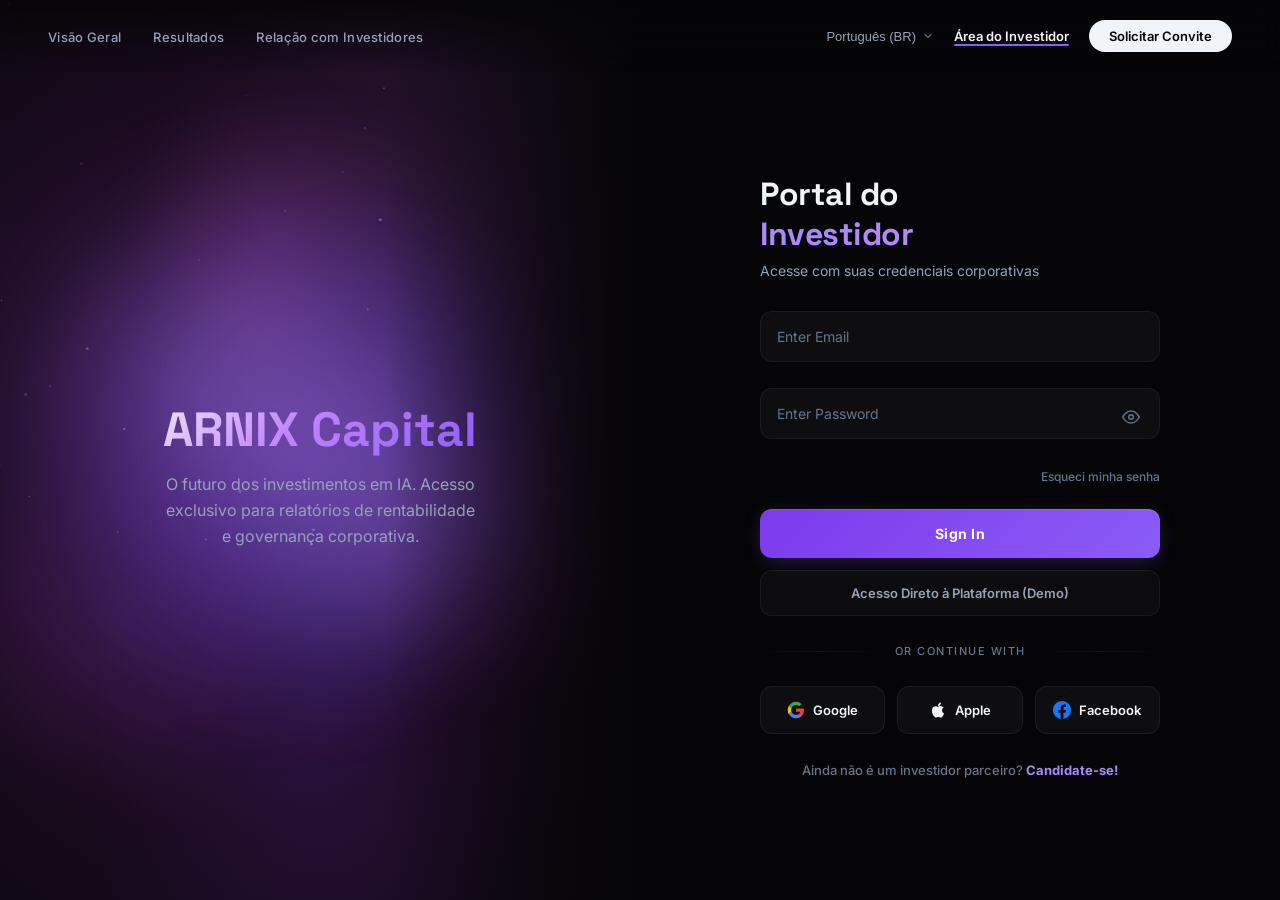
<file: web/lg.html>
<!DOCTYPE html>
<html lang="pt-BR">
<head>
    <meta charset="UTF-8">
    <meta name="viewport" content="width=device-width, initial-scale=1.0">
    <title>Precific</title>
    <link rel="preconnect" href="https://fonts.googleapis.com">
    <link rel="preconnect" href="https://fonts.gstatic.com" crossorigin>
    <link href="https://fonts.googleapis.com/css2?family=Inter:wght@300;400;500;600;700;800&family=Space+Grotesk:wght@400;500;600;700&display=swap" rel="stylesheet">
    <style>
        :root {
            --primary: #8b5cf6;
            --primary-light: #a78bfa;
            --primary-dark: #7c3aed;
            --primary-glow: rgba(139, 92, 246, 0.4);
            --accent: #c084fc;
            --bg: #050507;
            --bg-card: rgba(255, 255, 255, 0.02);
            --bg-input: rgba(255, 255, 255, 0.04);
            --text: #f1f5f9;
            --text-secondary: #94a3b8;
            --text-muted: #64748b;
            --border: rgba(255, 255, 255, 0.06);
            --border-focus: rgba(139, 92, 246, 0.5);
            --error: #ef4444;
            --success: #10b981;
            --glass: 32px;
            --radius: 24px;
            --radius-sm: 12px;
            --ease-out: cubic-bezier(0.23, 1, 0.32, 1);
            --ease-spring: cubic-bezier(0.34, 1.56, 0.64, 1);
        }

        * { margin: 0; padding: 0; box-sizing: border-box; }

        html, body {
            font-family: 'Inter', sans-serif;
            background: var(--bg);
            color: var(--text);
            min-height: 100vh;
            overflow-x: hidden;
        }

        /* ========== NAVBAR ========== */
        .navbar {
            position: fixed;
            top: 0; left: 0; right: 0;
            z-index: 100;
            display: flex;
            align-items: center;
            justify-content: space-between;
            padding: 20px 48px;
            background: linear-gradient(to bottom, rgba(5,5,7,0.9) 0%, transparent 100%);
            backdrop-filter: blur(12px);
        }

        .nav-links {
            display: flex;
            gap: 32px;
            list-style: none;
        }

        .nav-links a {
            color: var(--text-secondary);
            text-decoration: none;
            font-size: 13px;
            font-weight: 500;
            letter-spacing: 0.3px;
            transition: color 0.3s ease;
            position: relative;
        }

        .nav-links a:hover {
            color: var(--text);
        }

        .nav-links a::after {
            content: '';
            position: absolute;
            bottom: -4px;
            left: 0;
            width: 0;
            height: 1.5px;
            background: linear-gradient(90deg, var(--primary), var(--accent));
            transition: width 0.3s var(--ease-out);
        }

        .nav-links a:hover::after {
            width: 100%;
        }

        .nav-actions {
            display: flex;
            align-items: center;
            gap: 20px;
        }

        .lang-select {
            color: var(--text-secondary);
            font-size: 13px;
            font-weight: 500;
            background: none;
            border: none;
            cursor: pointer;
            display: flex;
            align-items: center;
            gap: 6px;
        }

        .lang-select svg {
            width: 12px;
            height: 12px;
            opacity: 0.6;
        }

        .nav-signin {
            color: var(--text);
            font-size: 13px;
            font-weight: 600;
            text-decoration: none;
            position: relative;
        }

        .nav-signin::after {
            content: '';
            position: absolute;
            bottom: -2px;
            left: 0;
            width: 100%;
            height: 2px;
            background: var(--primary);
            border-radius: 2px;
        }

        .btn-nav {
            padding: 8px 20px;
            background: var(--text);
            color: var(--bg);
            border: none;
            border-radius: 20px;
            font-family: inherit;
            font-size: 13px;
            font-weight: 600;
            cursor: pointer;
            transition: all 0.3s var(--ease-out);
        }

        .btn-nav:hover {
            background: var(--primary);
            color: white;
            box-shadow: 0 0 30px -5px var(--primary-glow);
        }

        /* ========== MAIN LAYOUT ========== */
        .main {
            display: grid;
            grid-template-columns: 1fr 1fr;
            min-height: 100vh;
            position: relative;
        }

        /* ========== LEFT VISUAL PANEL ========== */
        .visual-panel {
            position: relative;
            overflow: hidden;
            display: flex;
            align-items: center;
            justify-content: center;
        }

        .visual-panel::before {
            content: '';
            position: absolute;
            inset: 0;
            background:
                radial-gradient(ellipse at 30% 50%, rgba(139,92,246,0.15) 0%, transparent 60%),
                radial-gradient(ellipse at 70% 30%, rgba(192,132,252,0.1) 0%, transparent 50%),
                radial-gradient(ellipse at 50% 80%, rgba(124,58,237,0.12) 0%, transparent 50%);
            z-index: 1;
        }

        .visual-panel::after {
            content: '';
            position: absolute;
            inset: 0;
            background: linear-gradient(90deg, transparent 60%, var(--bg) 100%);
            z-index: 2;
            pointer-events: none;
        }

        #chrome-canvas {
            position: absolute;
            inset: 0;
            width: 100%;
            height: 100%;
            z-index: 0;
        }

        .chrome-orb {
            position: absolute;
            width: 500px;
            height: 500px;
            border-radius: 50%;
            background: radial-gradient(circle at 30% 30%,
                rgba(192,132,252,0.4) 0%,
                rgba(139,92,246,0.2) 30%,
                rgba(124,58,237,0.1) 60%,
                transparent 70%);
            filter: blur(60px);
            animation: orbFloat 12s ease-in-out infinite;
            z-index: 1;
        }

        .chrome-orb:nth-child(2) {
            width: 400px;
            height: 400px;
            background: radial-gradient(circle at 70% 70%,
                rgba(167,139,250,0.3) 0%,
                rgba(139,92,246,0.15) 40%,
                transparent 70%);
            animation-delay: -4s;
            animation-duration: 15s;
        }

        .chrome-orb:nth-child(3) {
            width: 300px;
            height: 300px;
            background: radial-gradient(circle at 50% 50%,
                rgba(216,180,254,0.25) 0%,
                rgba(192,132,252,0.1) 50%,
                transparent 70%);
            animation-delay: -8s;
            animation-duration: 10s;
        }

        @keyframes orbFloat {
            0%, 100% { transform: translate(0, 0) scale(1); }
            33% { transform: translate(40px, -30px) scale(1.1); }
            66% { transform: translate(-30px, 20px) scale(0.95); }
        }

        .visual-content {
            position: relative;
            z-index: 3;
            text-align: center;
            padding: 40px;
        }

        .visual-title {
            font-family: 'Space Grotesk', sans-serif;
            font-size: 48px;
            font-weight: 700;
            line-height: 1.1;
            margin-bottom: 16px;
            background: linear-gradient(135deg, #fff 0%, #c084fc 50%, #8b5cf6 100%);
            -webkit-background-clip: text;
            -webkit-text-fill-color: transparent;
            background-clip: text;
        }

        .visual-subtitle {
            color: var(--text-secondary);
            font-size: 16px;
            font-weight: 400;
            max-width: 320px;
            margin: 0 auto;
            line-height: 1.6;
        }

        /* ========== RIGHT LOGIN PANEL ========== */
        .login-panel {
            display: flex;
            align-items: center;
            justify-content: center;
            padding: 100px 48px 48px;
            position: relative;
            z-index: 10;
        }

        .login-card {
            width: 100%;
            max-width: 400px;
        }

        .login-header {
            margin-bottom: 32px;
        }

        .login-header h2 {
            font-family: 'Space Grotesk', sans-serif;
            font-size: 32px;
            font-weight: 700;
            margin-bottom: 8px;
            letter-spacing: -0.5px;
        }

        .login-header h2 span {
            display: block;
            background: linear-gradient(135deg, var(--primary-light), var(--accent));
            -webkit-background-clip: text;
            -webkit-text-fill-color: transparent;
            background-clip: text;
        }

        .login-header p {
            color: var(--text-secondary);
            font-size: 14px;
        }

        /* Form */
        .form-group {
            position: relative;
            margin-bottom: 20px;
        }

        .form-input {
            width: 100%;
            padding: 16px 48px 16px 16px;
            background: var(--bg-input);
            border: 1.5px solid var(--border);
            border-radius: var(--radius-sm);
            color: var(--text);
            font-family: inherit;
            font-size: 14px;
            font-weight: 500;
            outline: none;
            transition: all 0.35s var(--ease-out);
        }

        .form-input::placeholder {
            color: var(--text-muted);
            font-weight: 400;
        }

        .form-input:hover {
            border-color: rgba(255,255,255,0.12);
            background: rgba(255,255,255,0.06);
        }

        .form-input:focus {
            border-color: var(--primary);
            background: rgba(139, 92, 246, 0.04);
            box-shadow:
                0 0 0 3px rgba(139, 92, 246, 0.1),
                0 0 40px -10px rgba(139, 92, 246, 0.15);
        }

        .form-icon-right {
            position: absolute;
            right: 16px;
            top: 50%;
            transform: translateY(-50%);
            color: var(--text-muted);
            background: none;
            border: none;
            cursor: pointer;
            padding: 4px;
            display: flex;
            align-items: center;
            justify-content: center;
            transition: color 0.3s ease;
        }

        .form-icon-right:hover {
            color: var(--text);
        }

        .form-icon-right svg {
            width: 18px;
            height: 18px;
        }

        .forgot-row {
            text-align: right;
            margin-bottom: 24px;
        }

        .forgot-link {
            color: var(--text-muted);
            font-size: 12px;
            font-weight: 500;
            text-decoration: none;
            transition: color 0.3s ease;
            position: relative;
        }

        .forgot-link::after {
            content: '';
            position: absolute;
            bottom: -2px;
            left: 0;
            width: 0;
            height: 1px;
            background: linear-gradient(90deg, var(--primary), var(--accent));
            transition: width 0.4s var(--ease-out);
        }

        .forgot-link:hover {
            color: var(--text-secondary);
        }

        .forgot-link:hover::after {
            width: 100%;
        }

        /* Submit Button */
        .btn-submit {
            width: 100%;
            padding: 16px;
            background: linear-gradient(135deg, var(--primary-dark), var(--primary));
            border: none;
            border-radius: var(--radius-sm);
            color: white;
            font-family: inherit;
            font-size: 14px;
            font-weight: 700;
            letter-spacing: 0.5px;
            cursor: pointer;
            position: relative;
            overflow: hidden;
            transition: all 0.4s var(--ease-out);
            box-shadow:
                0 4px 20px -5px rgba(139, 92, 246, 0.4),
                inset 0 1px 0 rgba(255,255,255,0.1);
        }

        .btn-submit::before {
            content: '';
            position: absolute;
            top: 0;
            left: -100%;
            width: 100%;
            height: 100%;
            background: linear-gradient(90deg, transparent, rgba(255,255,255,0.15), transparent);
            transition: left 0.6s var(--ease-out);
        }

        .btn-submit:hover {
            transform: translateY(-2px);
            box-shadow:
                0 8px 30px -5px rgba(139, 92, 246, 0.5),
                0 0 60px -15px rgba(139, 92, 246, 0.2),
                inset 0 1px 0 rgba(255,255,255,0.15);
        }

        .btn-submit:hover::before {
            left: 100%;
        }

        .btn-submit:active {
            transform: translateY(0) scale(0.98);
        }

        .btn-submit.loading {
            pointer-events: none;
            color: transparent;
        }

        .btn-spinner {
            position: absolute;
            top: 50%;
            left: 50%;
            transform: translate(-50%, -50%);
            width: 22px;
            height: 22px;
            opacity: 0;
            transition: opacity 0.3s ease;
        }

        .btn-submit.loading .btn-spinner {
            opacity: 1;
        }

        .btn-spinner::after {
            content: '';
            display: block;
            width: 22px;
            height: 22px;
            border: 2.5px solid rgba(255,255,255,0.25);
            border-top-color: white;
            border-radius: 50%;
            animation: spin 0.7s linear infinite;
        }

        @keyframes spin {
            to { transform: rotate(360deg); }
        }

        /* Divider */
        .divider {
            display: flex;
            align-items: center;
            margin: 28px 0;
            color: var(--text-muted);
            font-size: 11px;
            font-weight: 500;
            letter-spacing: 1.5px;
            text-transform: uppercase;
        }

        .divider::before,
        .divider::after {
            content: '';
            flex: 1;
            height: 1px;
            background: linear-gradient(90deg, transparent, var(--border), transparent);
        }

        .divider::before { margin-right: 16px; }
        .divider::after { margin-left: 16px; }

        /* Social Buttons */
        .social-row {
            display: flex;
            gap: 12px;
        }

        .btn-social {
            flex: 1;
            display: flex;
            align-items: center;
            justify-content: center;
            gap: 8px;
            padding: 14px;
            background: var(--bg-input);
            border: 1.5px solid var(--border);
            border-radius: var(--radius-sm);
            color: var(--text);
            font-family: inherit;
            font-size: 13px;
            font-weight: 600;
            cursor: pointer;
            transition: all 0.35s var(--ease-out);
            position: relative;
            overflow: hidden;
        }

        .btn-social:hover {
            border-color: rgba(255,255,255,0.15);
            background: rgba(255,255,255,0.06);
            transform: translateY(-2px);
            box-shadow: 0 10px 30px -10px rgba(0,0,0,0.4);
        }

        .btn-social svg {
            width: 18px;
            height: 18px;
            flex-shrink: 0;
        }

        /* Footer */
        .login-footer {
            text-align: center;
            margin-top: 28px;
            color: var(--text-muted);
            font-size: 13px;
            font-weight: 500;
        }

        .login-footer a {
            color: var(--primary-light);
            text-decoration: none;
            font-weight: 700;
            position: relative;
            transition: color 0.3s ease;
        }

        .login-footer a::after {
            content: '';
            position: absolute;
            bottom: -2px;
            left: 0;
            width: 0;
            height: 1.5px;
            background: linear-gradient(90deg, var(--primary), var(--accent));
            transition: width 0.4s var(--ease-out);
        }

        .login-footer a:hover {
            color: var(--accent);
        }

        .login-footer a:hover::after {
            width: 100%;
        }

        /* Validation */
        .form-group.error .form-input {
            border-color: var(--error);
            box-shadow: 0 0 0 3px rgba(239, 68, 68, 0.1);
        }

        .error-msg {
            color: var(--error);
            font-size: 11px;
            font-weight: 500;
            margin-top: 6px;
            margin-left: 4px;
            opacity: 0;
            transform: translateY(-4px);
            transition: all 0.3s var(--ease-out);
            height: 0;
            overflow: hidden;
        }

        .form-group.error .error-msg {
            opacity: 1;
            transform: translateY(0);
            height: auto;
        }

        @keyframes shake {
            0%, 100% { transform: translateX(0); }
            20% { transform: translateX(-6px); }
            40% { transform: translateX(6px); }
            60% { transform: translateX(-3px); }
            80% { transform: translateX(3px); }
        }

        .shake {
            animation: shake 0.5s var(--ease-out);
        }

        /* Entrance */
        @keyframes slideUp {
            from { opacity: 0; transform: translateY(30px); }
            to { opacity: 1; transform: translateY(0); }
        }

        .login-header, .form-group, .forgot-row, .btn-submit, .divider, .social-row, .login-footer {
            animation: slideUp 0.7s var(--ease-out) both;
        }

        .login-header { animation-delay: 0.1s; }
        .form-group:nth-child(1) { animation-delay: 0.2s; }
        .form-group:nth-child(2) { animation-delay: 0.3s; }
        .forgot-row { animation-delay: 0.35s; }
        .btn-submit { animation-delay: 0.4s; }
        .divider { animation-delay: 0.5s; }
        .social-row { animation-delay: 0.55s; }
        .login-footer { animation-delay: 0.6s; }

        /* ========== RESPONSIVE ========== */
        @media (max-width: 900px) {
            .main {
                grid-template-columns: 1fr;
            }

            .visual-panel {
                display: none;
            }

            .login-panel {
                padding: 100px 24px 48px;
            }

            .navbar {
                padding: 16px 24px;
            }

            .nav-links {
                display: none;
            }
        }

        /* Popup Simples */
        .popup-overlay {
            position: fixed;
            top: 0; left: 0; right: 0; bottom: 0;
            background: rgba(0, 0, 0, 0.7);
            backdrop-filter: blur(5px);
            z-index: 1000;
            display: flex;
            align-items: center;
            justify-content: center;
            opacity: 0;
            pointer-events: none;
            transition: opacity 0.3s ease;
        }

        .popup-overlay.active {
            opacity: 1;
            pointer-events: all;
        }

        .popup-card {
            background: var(--bg);
            border: 1px solid var(--border);
            border-radius: var(--radius);
            padding: 32px;
            max-width: 400px;
            text-align: center;
            transform: translateY(20px);
            transition: transform 0.3s cubic-bezier(0.34, 1.56, 0.64, 1);
            box-shadow: 0 20px 40px -10px rgba(0,0,0,0.5), 0 0 30px -10px var(--primary-glow);
        }

        .popup-overlay.active .popup-card {
            transform: translateY(0);
        }

        .popup-title {
            font-family: 'Space Grotesk', sans-serif;
            font-size: 24px;
            font-weight: 700;
            color: var(--primary-light);
            margin-bottom: 12px;
        }

        .popup-text {
            color: var(--text-secondary);
            font-size: 14px;
            line-height: 1.5;
            margin-bottom: 24px;
        }

        .btn-close-popup {
            padding: 10px 24px;
            background: rgba(255,255,255,0.05);
            border: 1px solid var(--border);
            border-radius: var(--radius-sm);
            color: var(--text);
            cursor: pointer;
            font-weight: 600;
            transition: all 0.2s ease;
        }

        .btn-close-popup:hover {
            background: rgba(255,255,255,0.1);
        }


        @media (max-width: 480px) {
            .login-header h2 {
                font-size: 26px;
            }

            .social-row {
                flex-direction: column;
            }
        }
    </style>
<base target="_blank">
</head>
<body>
    <!-- Navbar -->
    <nav class="navbar">
        <ul class="nav-links">
            <li><a href="#" onclick="showPopup('Visão Geral Indisponível', 'O relatório geral de investimentos está sendo processado para o fechamento deste trimestre.')">Visão Geral</a></li>
            <li><a href="#" onclick="showPopup('Resultados Restritos', 'A aba de resultados só pode ser acessada após a aprovação do seu perfil de investidor.')">Resultados</a></li>
            <li><a href="#" onclick="showPopup('Relação com Investidores', 'As documentações do conselho estarão disponíveis após o login autenticado.')">Relação com Investidores</a></li>
        </ul>
        <div class="nav-actions">
            <button class="lang-select">
                Português (BR)
                <svg viewBox="0 0 24 24" fill="none" stroke="currentColor" stroke-width="2.5" stroke-linecap="round" stroke-linejoin="round">
                    <polyline points="6 9 12 15 18 9"/>
                </svg>
            </button>
            <a href="#" class="nav-signin">Área do Investidor</a>
            <a href="mailto:gprattesceo@orbb.com.br?subject=Solicita%C3%A7%C3%A3o%20de%20Convite%20-%20ARNIX%20Precific&body=Ol%C3%A1%20Gabriel%2C%0A%0AGostaria%20de%20solicitar%20um%20convite%20exclusivo%20para%20a%20plataforma%20de%20investimentos%20ARNIX%20Precific.%20Tenho%20muito%20interesse%20nas%20solu%C3%A7%C3%B5es%20da%20plataforma.%0A%0AAguardo%20retorno%21" class="btn-nav" style="text-decoration: none; display: inline-flex; align-items: center; justify-content: center;">Solicitar Convite</a>
        </div>
    </nav>

    <!-- Main -->
    <main class="main">
        <!-- Left Visual -->
        <section class="visual-panel">
            <canvas id="chrome-canvas"></canvas>
            <div class="chrome-orb"></div>
            <div class="chrome-orb"></div>
            <div class="chrome-orb"></div>
            <div class="visual-content">
                <h1 class="visual-title"><br>ARNIX Capital</h1>
                <p class="visual-subtitle">O futuro dos investimentos em IA. Acesso exclusivo para relatórios de rentabilidade e governança corporativa.</p>
            </div>
        </section>

        <!-- Right Login -->
        <section class="login-panel">
            <div class="login-card" id="login-card">
                <div class="login-header">
                    <h2>Portal do <span>Investidor</span></h2>
                    <p>Acesse com suas credenciais corporativas</p>
                </div>

                <form id="login-form" novalidate>
                    <div class="form-group" id="email-group">
                        <input
                            type="email"
                            id="email"
                            class="form-input"
                            placeholder="Enter Email"
                            autocomplete="email"
                        >
                        <div class="error-msg">Por favor, insira um email válido</div>
                    </div>

                    <div class="form-group" id="password-group">
                        <input
                            type="password"
                            id="password"
                            class="form-input"
                            placeholder="Enter Password"
                            autocomplete="current-password"
                        >
                        <button type="button" class="form-icon-right" id="toggle-password" aria-label="Mostrar senha">
                            <svg id="eye-icon" viewBox="0 0 24 24" fill="none" stroke="currentColor" stroke-width="2" stroke-linecap="round" stroke-linejoin="round">
                                <path d="M1 12s4-8 11-8 11 8 11 8-4 8-11 8-11-8-11-8z"/>
                                <circle cx="12" cy="12" r="3"/>
                            </svg>
                            <svg id="eye-off-icon" viewBox="0 0 24 24" fill="none" stroke="currentColor" stroke-width="2" stroke-linecap="round" stroke-linejoin="round" style="display:none">
                                <path d="M17.94 17.94A10.07 10.07 0 0 1 12 20c-7 0-11-8-11-8a18.45 18.45 0 0 1 5.06-5.94M9.9 4.24A9.12 9.12 0 0 1 12 4c7 0 11 8 11 8a18.5 18.5 0 0 1-2.16 3.19m-6.72-1.07a3 3 0 1 1-4.24-4.24"/>
                                <line x1="1" y1="1" x2="23" y2="23"/>
                            </svg>
                        </button>
                        <div class="error-msg">A senha deve ter pelo menos 6 caracteres</div>
                    </div>

                    <div class="forgot-row">
                        <a href="#" class="forgot-link">Esqueci minha senha</a>
                    </div>

                    <button type="submit" class="btn-submit" id="submit-btn">
                        <span>Sign In</span>
                        <div class="btn-spinner"></div>
                    </button>
                    
                    <a href="index.html" style="display: block; width: 100%; padding: 14px; margin-top: 12px; background: rgba(255,255,255,0.03); border: 1.5px solid var(--border); border-radius: var(--radius-sm); color: var(--text-secondary); font-size: 13px; font-weight: 600; text-align: center; text-decoration: none; transition: all 0.3s ease;" onmouseover="this.style.background='rgba(255,255,255,0.06)'; this.style.color='#fff';" onmouseout="this.style.background='rgba(255,255,255,0.03)'; this.style.color='var(--text-secondary)';">
                        Acesso Direto à Plataforma (Demo)
                    </a>
                </form>

                <div class="divider">Or continue with</div>

                <div class="social-row">
                    <button type="button" class="btn-social" id="google-btn">
                        <svg viewBox="0 0 24 24">
                            <path fill="#EA4335" d="M22.56 12.25c0-.78-.07-1.53-.2-2.25H12v4.26h5.92a5.06 5.06 0 0 1-2.2 3.32v2.77h3.57c2.08-1.92 3.28-4.74 3.28-8.1z"/>
                            <path fill="#4285F4" d="M12 23c2.97 0 5.46-.98 7.28-2.66l-3.57-2.77c-.98.66-2.23 1.06-3.71 1.06-2.86 0-5.29-1.93-6.16-4.53H2.18v2.84C3.99 20.53 7.7 23 12 23z"/>
                            <path fill="#FBBC05" d="M5.84 14.09c-.22-.66-.35-1.36-.35-2.09s.13-1.43.35-2.09V7.07H2.18C1.43 8.55 1 10.22 1 12s.43 3.45 1.18 4.93l2.85-2.22.81-.62z"/>
                            <path fill="#34A853" d="M12 5.38c1.62 0 3.06.56 4.21 1.64l3.15-3.15C17.45 2.09 14.97 1 12 1 7.7 1 3.99 3.47 2.18 7.07l3.66 2.84c.87-2.6 3.3-4.53 6.16-4.53z"/>
                        </svg>
                        Google
                    </button>
                    <button type="button" class="btn-social" id="apple-btn">
                        <svg viewBox="0 0 24 24" fill="currentColor">
                            <path d="M18.71 19.5c-.83 1.24-1.71 2.45-3.05 2.47-1.34.03-1.77-.79-3.29-.79-1.53 0-2 .77-3.27.82-1.31.05-2.3-1.32-3.14-2.53C4.25 17 2.94 12.45 4.7 9.39c.87-1.52 2.43-2.48 4.12-2.51 1.28-.02 2.5.87 3.29.87.78 0 2.26-1.07 3.81-.91.65.03 2.47.26 3.64 1.98-.09.06-2.17 1.28-2.15 3.81.03 3.02 2.65 4.03 2.68 4.04-.03.07-.42 1.44-1.38 2.83M13 3.5c.73-.83 1.94-1.46 2.94-1.5.13 1.17-.34 2.35-1.04 3.19-.69.85-1.83 1.51-2.95 1.42-.15-1.15.41-2.35 1.05-3.11z"/>
                        </svg>
                        Apple
                    </button>
                    <button type="button" class="btn-social" id="facebook-btn">
                        <svg viewBox="0 0 24 24" fill="#1877F2">
                            <path d="M24 12.073c0-6.627-5.373-12-12-12s-12 5.373-12 12c0 5.99 4.388 10.954 10.125 11.854v-8.385H7.078v-3.47h3.047V9.43c0-3.007 1.792-4.669 4.533-4.669 1.312 0 2.686.235 2.686.235v2.953H15.83c-1.491 0-1.956.925-1.956 1.874v2.25h3.328l-.532 3.47h-2.796v8.385C19.612 23.027 24 18.062 24 12.073z"/>
                        </svg>
                        Facebook
                    </button>
                </div>

                <div class="login-footer">
                    Ainda não é um investidor parceiro? <a href="mailto:gprattesceo@orbb.com.br?subject=Candidatura%20a%20Investidor%20-%20ARNIX%20Precific&body=Ol%C3%A1%20Gabriel%2C%0A%0AGostaria%20de%20me%20candidatar%20para%20ser%20um%20investidor%20parceiro%20da%20ARNIX%20Precific.%0A%0AAguardo%20seu%20contato%21">Candidate-se!</a>
                </div>
            </div>
        </section>
    </main>

    <script>
        // ==========================================
        // CHROME FLUID CANVAS (Left Panel)
        // ==========================================
        const canvas = document.getElementById('chrome-canvas');
        const ctx = canvas.getContext('2d');
        let W, H;
        let time = 0;
        let mouse = { x: -1000, y: -1000 };

        function resize() {
            W = canvas.parentElement.offsetWidth;
            H = canvas.parentElement.offsetHeight;
            canvas.width = W * window.devicePixelRatio;
            canvas.height = H * window.devicePixelRatio;
            ctx.scale(window.devicePixelRatio, window.devicePixelRatio);
        }

        function drawFluid() {
            ctx.clearRect(0, 0, W, H);

            // Create multiple flowing gradient blobs
            const blobs = [
                { x: W * 0.3, y: H * 0.4, r: 250, hue: 260, speed: 0.3 },
                { x: W * 0.7, y: H * 0.6, r: 200, hue: 280, speed: 0.4 },
                { x: W * 0.5, y: H * 0.3, r: 180, hue: 300, speed: 0.25 },
                { x: W * 0.2, y: H * 0.7, r: 220, hue: 270, speed: 0.35 },
            ];

            // Draw chrome-like metallic surface
            const gradient = ctx.createRadialGradient(
                W * 0.5 + Math.sin(time * 0.2) * 50,
                H * 0.5 + Math.cos(time * 0.15) * 30,
                0,
                W * 0.5, H * 0.5, Math.max(W, H) * 0.8
            );

            gradient.addColorStop(0, `hsla(${260 + Math.sin(time * 0.1) * 20}, 60%, 15%, 1)`);
            gradient.addColorStop(0.4, `hsla(${280 + Math.cos(time * 0.08) * 15}, 50%, 8%, 1)`);
            gradient.addColorStop(1, `hsla(${250}, 40%, 5%, 1)`);

            ctx.fillStyle = gradient;
            ctx.fillRect(0, 0, W, H);

            // Draw flowing blobs
            blobs.forEach((blob, i) => {
                const offsetX = Math.sin(time * blob.speed + i * 2) * 60;
                const offsetY = Math.cos(time * blob.speed * 0.7 + i * 1.5) * 40;

                const rg = ctx.createRadialGradient(
                    blob.x + offsetX, blob.y + offsetY, 0,
                    blob.x + offsetX, blob.y + offsetY, blob.r
                );

                rg.addColorStop(0, `hsla(${blob.hue}, 70%, 60%, 0.12)`);
                rg.addColorStop(0.5, `hsla(${blob.hue + 20}, 60%, 50%, 0.06)`);
                rg.addColorStop(1, 'transparent');

                ctx.fillStyle = rg;
                ctx.fillRect(0, 0, W, H);
            });

            // Chrome highlight streaks (Removido para eliminar ruído de listras)

            // Particle sparks
            for (let i = 0; i < 30; i++) {
                const px = (W * 0.3 + Math.sin(time * 0.5 + i * 1.3) * W * 0.3);
                const py = (H * 0.3 + Math.cos(time * 0.4 + i * 1.7) * H * 0.3);
                const pr = 1 + Math.sin(time * 2 + i) * 0.5;
                const po = 0.3 + Math.sin(time * 1.5 + i * 2) * 0.2;

                ctx.beginPath();
                ctx.arc(px, py, pr, 0, Math.PI * 2);
                ctx.fillStyle = `hsla(${270 + i * 3}, 80%, 80%, ${po})`;
                ctx.fill();
            }

            // Mouse reactive glow
            if (mouse.x > 0) {
                const mg = ctx.createRadialGradient(mouse.x, mouse.y, 0, mouse.x, mouse.y, 200);
                mg.addColorStop(0, 'hsla(270, 70%, 60%, 0.08)');
                mg.addColorStop(1, 'transparent');
                ctx.fillStyle = mg;
                ctx.fillRect(0, 0, W, H);
            }

            time += 0.016;
            requestAnimationFrame(drawFluid);
        }

        canvas.parentElement.addEventListener('mousemove', (e) => {
            const rect = canvas.getBoundingClientRect();
            mouse.x = e.clientX - rect.left;
            mouse.y = e.clientY - rect.top;
        });

        canvas.parentElement.addEventListener('mouseleave', () => {
            mouse.x = -1000;
            mouse.y = -1000;
        });

        window.addEventListener('resize', resize);
        resize();
        drawFluid();

        // ==========================================
        // FORM LOGIC
        // ==========================================
        const form = document.getElementById('login-form');
        const emailInput = document.getElementById('email');
        const passwordInput = document.getElementById('password');
        const emailGroup = document.getElementById('email-group');
        const passwordGroup = document.getElementById('password-group');
        const toggleBtn = document.getElementById('toggle-password');
        const eyeIcon = document.getElementById('eye-icon');
        const eyeOffIcon = document.getElementById('eye-off-icon');
        const submitBtn = document.getElementById('submit-btn');
        const loginCard = document.getElementById('login-card');

        // Toggle password
        toggleBtn.addEventListener('click', () => {
            const isPassword = passwordInput.type === 'password';
            passwordInput.type = isPassword ? 'text' : 'password';
            eyeIcon.style.display = isPassword ? 'none' : 'block';
            eyeOffIcon.style.display = isPassword ? 'block' : 'none';
            toggleBtn.setAttribute('aria-label', isPassword ? 'Ocultar senha' : 'Mostrar senha');
        });

        // Validation
        const validateEmail = (v) => /^[^\s@]+@[^\s@]+\.[^\s@]+$/.test(v);
        const validatePassword = (v) => v.length >= 6;

        emailInput.addEventListener('blur', () => {
            if (emailInput.value && !validateEmail(emailInput.value)) {
                emailGroup.classList.add('error');
            } else {
                emailGroup.classList.remove('error');
            }
        });

        emailInput.addEventListener('input', () => {
            if (emailGroup.classList.contains('error') && validateEmail(emailInput.value)) {
                emailGroup.classList.remove('error');
            }
        });

        passwordInput.addEventListener('blur', () => {
            if (passwordInput.value && !validatePassword(passwordInput.value)) {
                passwordGroup.classList.add('error');
            } else {
                passwordGroup.classList.remove('error');
            }
        });

        passwordInput.addEventListener('input', () => {
            if (passwordGroup.classList.contains('error') && validatePassword(passwordInput.value)) {
                passwordGroup.classList.remove('error');
            }
        });

        // Submit
        form.addEventListener('submit', (e) => {
            e.preventDefault();
            
            // Bypass da validação no modo Mock:
            // Removemos a verificação de e-mail e senha para que o investidor 
            // possa acessar apenas clicando em "Sign In" sem restrições de formato.

            submitBtn.classList.add('loading');
            setTimeout(() => {
                submitBtn.classList.remove('loading');
                submitBtn.style.background = 'linear-gradient(135deg, #10b981, #059669)';
                submitBtn.querySelector('span').textContent = 'Welcome Back!';
                
                // Redireciona para o dashboard após mostrar a mensagem de sucesso
                setTimeout(() => {
                    window.location.href = 'index.html';
                }, 600);
            }, 800);
        });

        // Social buttons
        ['google-btn', 'apple-btn', 'facebook-btn'].forEach(id => {
            document.getElementById(id).addEventListener('click', () => {
                console.log(id + ' clicked');
            });
        });
        // ==========================================
        // POPUP LOGIC
        // ==========================================
        const popupOverlay = document.getElementById('global-popup');
        const popupTitle = document.getElementById('popup-title');
        const popupText = document.getElementById('popup-text');

        function showPopup(title, text) {
            popupTitle.textContent = title;
            popupText.textContent = text;
            popupOverlay.classList.add('active');
        }

        function closePopup() {
            popupOverlay.classList.remove('active');
        }
    </script>
    
    <!-- HTML do Popup -->
    <div class="popup-overlay" id="global-popup" onclick="closePopup()">
        <div class="popup-card" onclick="event.stopPropagation()">
            <h3 class="popup-title" id="popup-title">Aviso</h3>
            <p class="popup-text" id="popup-text">Mensagem em breve...</p>
            <button class="btn-close-popup" onclick="closePopup()">Entendi</button>
        </div>
    </div>
</body>
</html>
</file>
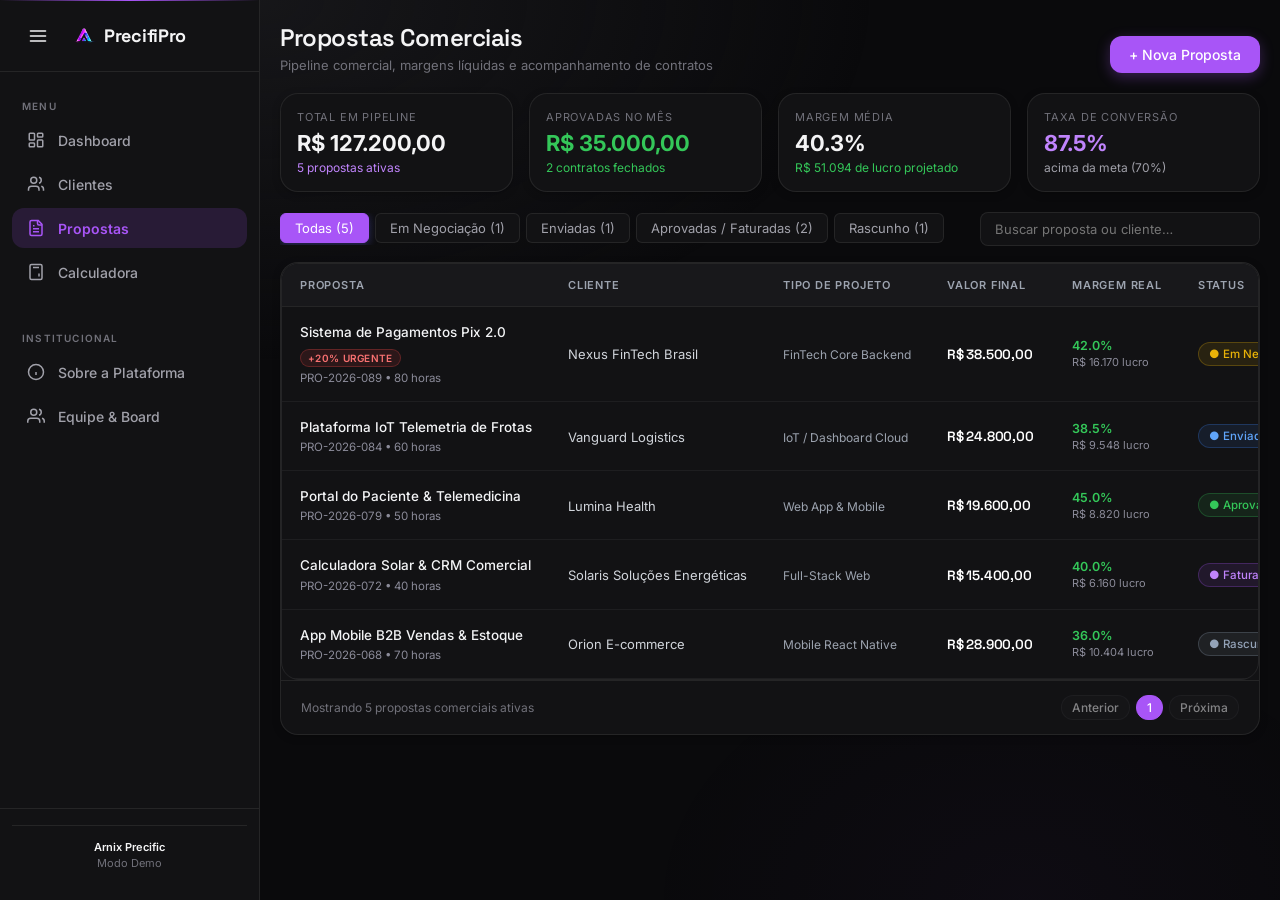
<file: web/propostas.html>
<!DOCTYPE html>
<html lang="pt-BR">

<head>
  <meta charset="UTF-8">
  <meta name="viewport" content="width=device-width, initial-scale=1.0">
  <title>Propostas — PrecifiPro (Mock Interativo)</title>
  <meta name="description" content="Gestão e pipeline de propostas comerciais inteligentes do ARNIX.">
  <link rel="icon" type="image/png" href="../img/arnix-sgv.png">
  <link rel="preconnect" href="https://fonts.googleapis.com">
  <link rel="preconnect" href="https://fonts.gstatic.com" crossorigin>
  <link
    href="https://fonts.googleapis.com/css2?family=Inter:wght@300;400;500;600;700;800&family=Space+Grotesk:wght@400;500;600;700&display=swap"
    rel="stylesheet">
  <link rel="stylesheet" href="../css/styles.css">
  <style>
    @keyframes pageEnter {
      from {
        opacity: 0;
        transform: translateY(8px);
      }

      to {
        opacity: 1;
        transform: translateY(0);
      }
    }

    @keyframes rowFadeIn {
      from {
        opacity: 0;
        transform: translateY(4px);
      }

      to {
        opacity: 1;
        transform: translateY(0);
      }
    }

    @keyframes modalFadeIn {
      from {
        opacity: 0;
        transform: scale(0.96);
      }

      to {
        opacity: 1;
        transform: scale(1);
      }
    }

    @keyframes toastSlideUp {
      from {
        opacity: 0;
        transform: translateY(20px) scale(0.95);
      }

      to {
        opacity: 1;
        transform: translateY(0) scale(1);
      }
    }

    .main-content {
      animation: pageEnter 0.35s ease-out;
    }

    .table-container {
      width: 100%;
      overflow-x: auto;
      -webkit-overflow-scrolling: touch;
      position: relative;
    }

    #tabela-propostas {
      width: 100%;
      min-width: 1050px;
      border-collapse: collapse;
      text-align: left;
    }

    #tabela-propostas th,
    #tabela-propostas td {
      white-space: nowrap;
    }

    #tabela-propostas thead th {
      padding: 14px 18px;
      font-size: 11px;
      font-weight: 600;
      text-transform: uppercase;
      letter-spacing: 0.8px;
      color: #9ca3af;
      background: var(--bg-tertiary);
      border-bottom: 1px solid var(--border-color);
      white-space: nowrap;
    }

    #tabela-propostas tbody td {
      padding: 16px 18px;
      vertical-align: middle;
      border-bottom: 1px solid rgba(255, 255, 255, 0.05);
    }

    .prop-title-cell {
      display: flex;
      flex-direction: column;
      gap: 4px;
    }

    .prop-title-row {
      display: flex;
      align-items: center;
      gap: 8px;
      flex-wrap: wrap;
    }

    .prop-title {
      font-size: 13.5px;
      font-weight: 500;
      color: #f3f4f6;
      line-height: 1.35;
    }

    .urgency-chip {
      font-size: 10px;
      font-weight: 600;
      padding: 2px 7px;
      border-radius: 99px;
      background: rgba(239, 68, 68, 0.12);
      color: #f87171;
      border: 1px solid rgba(239, 68, 68, 0.28);
      letter-spacing: 0.3px;
      white-space: nowrap;
    }

    .prop-meta {
      font-size: 11.5px;
      color: #8b8b99;
    }

    .prop-client {
      font-size: 13px;
      font-weight: 400;
      color: #d1d5db;
      white-space: nowrap;
    }

    .prop-type {
      font-size: 12px;
      color: #9ca3af;
      white-space: nowrap;
    }

    .prop-value {
      font-family: var(--font-display);
      font-size: 13.5px;
      font-weight: 600;
      color: #ffffff;
      letter-spacing: -0.2px;
      white-space: nowrap;
    }

    .prop-margin-box {
      display: flex;
      flex-direction: column;
      gap: 2px;
    }

    .prop-margin-pct {
      font-size: 12.5px;
      font-weight: 600;
      color: var(--accent-green);
    }

    .prop-margin-lucro {
      font-size: 11px;
      color: #8b8b99;
    }

    .badge-status {
      display: inline-flex;
      align-items: center;
      gap: 6px;
      padding: 4px 10px;
      border-radius: 99px;
      font-size: 11.5px;
      font-weight: 500;
      white-space: nowrap;
    }

    .badge-status--negotiation {
      background: rgba(234, 179, 8, 0.1);
      color: #eab308;
      border: 1px solid rgba(234, 179, 8, 0.25);
    }

    .badge-status--sent {
      background: rgba(59, 130, 246, 0.1);
      color: #60a5fa;
      border: 1px solid rgba(59, 130, 246, 0.25);
    }

    .badge-status--approved {
      background: rgba(52, 199, 89, 0.1);
      color: #34c759;
      border: 1px solid rgba(52, 199, 89, 0.25);
    }

    .badge-status--invoiced {
      background: rgba(168, 85, 247, 0.1);
      color: #c084fc;
      border: 1px solid rgba(168, 85, 247, 0.25);
    }

    .badge-status--draft {
      background: rgba(148, 163, 184, 0.1);
      color: #94a3b8;
      border: 1px solid rgba(148, 163, 184, 0.25);
    }

    .table-row-hover {
      transition: background 0.15s ease;
    }

    .table-row-hover:hover {
      background: rgba(255, 255, 255, 0.03);
    }

    .table-actions-cell {
      display: flex;
      gap: 6px;
      justify-content: flex-end;
    }

    .btn-action-icon {
      background: var(--bg-tertiary);
      border: 1px solid var(--border-color);
      color: var(--text-secondary);
      width: 32px;
      height: 32px;
      border-radius: 6px;
      display: inline-flex;
      align-items: center;
      justify-content: center;
      cursor: pointer;
      font-size: 14px;
      transition: all 0.2s ease;
    }

    .btn-action-icon:hover {
      border-color: var(--accent-purple);
      color: var(--accent-purple-light);
      background: rgba(124, 58, 237, 0.12);
      transform: translateY(-1px);
    }

    .tab-filter-btn {
      padding: 6px 14px;
      font-size: 13px;
      border-radius: 6px;
      border: 1px solid var(--border-color);
      background: var(--bg-secondary);
      color: var(--text-secondary);
      cursor: pointer;
      transition: all 0.2s ease;
      white-space: nowrap;
    }

    .tab-filter-btn:hover {
      color: var(--text-primary);
      border-color: var(--accent-purple);
    }

    .tab-filter-btn.active {
      background: var(--accent-purple);
      color: #fff;
      border-color: var(--accent-purple);
      box-shadow: 0 2px 8px rgba(99, 102, 241, 0.35);
    }

    .prop-toolbar {
      display: flex;
      align-items: center;
      justify-content: space-between;
      gap: 12px;
      margin-bottom: 16px;
      flex-wrap: wrap;
    }

    .prop-tabs-container {
      display: flex;
      gap: 6px;
      overflow-x: auto;
      -webkit-overflow-scrolling: touch;
      scrollbar-width: none;
      padding-bottom: 2px;
    }

    .prop-tabs-container::-webkit-scrollbar {
      display: none;
    }

    .prop-search-container {
      display: flex;
      align-items: center;
      gap: 10px;
      margin-left: auto;
    }

    #input-busca-propostas {
      background: var(--bg-secondary);
      border: 1px solid var(--border-color);
      color: var(--text-primary);
      padding: 8px 14px;
      border-radius: var(--radius-sm);
      font-size: 13px;
      width: 280px;
      outline: none;
      transition: all 0.2s ease;
    }

    #input-busca-propostas:focus {
      border-color: var(--accent-purple);
      box-shadow: 0 0 0 2px var(--accent-purple-glow);
    }

    .pipeline-summary-grid {
      display: grid;
      grid-template-columns: repeat(4, 1fr);
      gap: 16px;
      margin-bottom: 20px;
    }

    /* Modal Overlay Styles */
    .mock-modal-overlay {
      position: fixed;
      top: 0;
      left: 0;
      right: 0;
      bottom: 0;
      background: rgba(0, 0, 0, 0.75);
      backdrop-filter: blur(8px);
      display: flex;
      align-items: center;
      justify-content: center;
      z-index: 99999;
      padding: 20px;
      animation: modalFadeIn 0.2s ease-out;
    }

    .mock-modal-card {
      background: #181825;
      border: 1px solid rgba(99, 102, 241, 0.35);
      border-radius: 14px;
      width: 100%;
      max-width: 620px;
      max-height: 90vh;
      overflow-y: auto;
      padding: 26px;
      box-shadow: 0 20px 50px rgba(0, 0, 0, 0.6);
      position: relative;
    }

    .mock-modal-close {
      position: absolute;
      top: 18px;
      right: 18px;
      background: rgba(255, 255, 255, 0.08);
      border: 1px solid rgba(255, 255, 255, 0.1);
      color: #fff;
      width: 30px;
      height: 30px;
      border-radius: 50%;
      display: flex;
      align-items: center;
      justify-content: center;
      cursor: pointer;
      font-size: 16px;
      transition: all 0.2s ease;
    }

    .mock-modal-close:hover {
      background: rgba(239, 68, 68, 0.2);
      border-color: rgba(239, 68, 68, 0.4);
      color: #ef4444;
    }

    .mock-toast {
      position: fixed;
      bottom: 24px;
      right: 24px;
      background: #1e1e2e;
      border: 1px solid rgba(99, 102, 241, 0.4);
      color: #fff;
      padding: 12px 18px;
      border-radius: var(--dash-radius-md, 8px);
      box-shadow: 0 10px 30px rgba(0, 0, 0, 0.5), 0 0 20px rgba(99, 102, 241, 0.25);
      font-size: 13px;
      font-weight: 500;
      display: flex;
      align-items: center;
      gap: 10px;
      z-index: 9999;
      animation: toastSlideUp 0.25s ease-out;
      pointer-events: none;
    }

    /* ── Breakpoints Responsivos Mobile ── */
    @media (max-width: 990px) {
      .pipeline-summary-grid {
        grid-template-columns: repeat(2, 1fr);
        gap: 12px;
      }
    }

    @media (max-width: 900px) {
      .layout {
        position: static !important;
        z-index: auto !important;
        display: block !important;
      }

      .sidebar-toggle {
        display: flex !important;
        position: fixed !important;
        top: 14px !important;
        left: 14px !important;
        width: 42px !important;
        height: 42px !important;
        background: #1c1c24 !important;
        border: 1px solid rgba(255, 255, 255, 0.14) !important;
        border-radius: 10px !important;
        color: #fff !important;
        font-size: 20px !important;
        align-items: center !important;
        justify-content: center !important;
        z-index: 10001 !important;
        box-shadow: 0 4px 16px rgba(0, 0, 0, 0.5) !important;
        cursor: pointer !important;
        transition: all 0.2s ease !important;
      }

      .sidebar-toggle:hover {
        background: #272732 !important;
        border-color: rgba(99, 102, 241, 0.5) !important;
      }

      .sidebar-backdrop {
        display: none;
        position: fixed !important;
        inset: 0 !important;
        background: rgba(0, 0, 0, 0.72) !important;
        backdrop-filter: blur(6px) !important;
        -webkit-backdrop-filter: blur(6px) !important;
        z-index: 9999 !important;
        transition: opacity 0.25s ease !important;
      }

      .sidebar-backdrop.open {
        display: block !important;
      }

      .sidebar {
        position: fixed !important;
        top: 0 !important;
        left: 0 !important;
        bottom: 0 !important;
        width: 270px !important;
        max-width: 82vw !important;
        height: 100vh !important;
        height: 100dvh !important;
        background: #111116 !important;
        border-right: 1px solid rgba(255, 255, 255, 0.1) !important;
        box-shadow: 12px 0 40px rgba(0, 0, 0, 0.8) !important;
        transform: translateX(-100%) !important;
        transition: transform 0.28s cubic-bezier(0.16, 1, 0.3, 1) !important;
        z-index: 10000 !important;
        display: flex !important;
        flex-direction: column !important;
        visibility: hidden !important;
      }

      .sidebar.open {
        transform: translateX(0) !important;
        visibility: visible !important;
      }

      body.sidebar-open {
        overflow: hidden !important;
        touch-action: none !important;
      }

      .main-content {
        margin-left: 0 !important;
        width: 100% !important;
        padding-top: 72px !important;
        padding-left: 16px !important;
        padding-right: 16px !important;
        padding-bottom: 32px !important;
        box-sizing: border-box !important;
      }

      .page-header {
        flex-direction: column;
        align-items: stretch;
        gap: 14px;
        position: relative;
        z-index: 10 !important;
      }

      .page-header button {
        width: 100%;
        justify-content: center;
      }

      .toolbar,
      .prop-toolbar {
        flex-direction: column !important;
        align-items: stretch !important;
        gap: 12px !important;
      }

      .prop-tabs-container,
      .toolbar>div:first-child {
        width: 100% !important;
        overflow-x: auto !important;
        padding-bottom: 6px !important;
        -webkit-overflow-scrolling: touch !important;
      }

      .prop-search-container,
      .toolbar>div:last-child {
        margin-left: 0 !important;
        width: 100% !important;
        display: flex !important;
      }

      #input-busca-propostas {
        width: 100% !important;
        box-sizing: border-box !important;
      }
    }

    @media (max-width: 900px) {
      .table-container {
        overflow-x: auto !important;
        -webkit-overflow-scrolling: touch !important;
        width: 100% !important;
        max-width: 100% !important;
        display: block !important;
      }
    }

    @media (max-width: 768px) {
      .table-container {
        overflow-x: auto !important;
        -webkit-overflow-scrolling: touch !important;
        width: 100% !important;
        max-width: 100% !important;
        display: block !important;
      }

      #tabela-propostas {
        min-width: 1050px !important;
      }
    }

    @media (max-width: 540px) {
      .pipeline-summary-grid {
        grid-template-columns: 1fr;
      }

      .table-container {
        overflow-x: auto !important;
        -webkit-overflow-scrolling: touch !important;
        width: 100% !important;
      }

      #tabela-propostas {
        min-width: 1000px !important;
      }

      .mock-modal-card {
        padding: 20px 16px;
      }
    }
  </style>
</head>

<body class="dark-mode">

  <!-- Mobile Hamburger Toggle e Backdrop -->
  <button class="sidebar-toggle" id="sidebar-toggle" aria-label="Abrir menu de navegação" aria-expanded="false"
    onclick="toggleMobileSidebar(event)">☰</button>
  <div class="sidebar-backdrop" id="sidebar-backdrop" onclick="toggleMobileSidebar(false)"></div>

  <div class="layout">
    <!-- Sidebar Oficial Idêntica 1:1 Estática -->
    <aside class="sidebar" id="sidebar">
      <div class="sidebar-header">
        <button type="button" class="sidebar-toggle-hamburger" id="sidebar-collapse-btn"
          onclick="toggleSidebarCollapse()" aria-label="Alternar barra lateral" title="Recolher / Expandir Menu">
          <svg width="20" height="20" viewBox="0 0 24 24" fill="none" stroke="currentColor" stroke-width="2"
            stroke-linecap="round" stroke-linejoin="round">
            <line x1="3" y1="12" x2="21" y2="12" />
            <line x1="3" y1="6" x2="21" y2="6" />
            <line x1="3" y1="18" x2="21" y2="18" />
          </svg>
        </button>
        <div class="sidebar-brand">
          <span class="sidebar-logo-icon"
            style="display:inline-flex;align-items:center;justify-content:center;background:none;box-shadow:none">
            <img src="../img/arnix-sgv.png" alt="ARNIX Logo"
              style="height:26px;width:auto;object-fit:contain;display:block">
          </span>
          <span class="sidebar-logo-text">PrecifiPro</span>
        </div>
      </div>

      <nav class="sidebar-nav" aria-label="Navegação principal">
        <span class="sidebar-section-label">Menu</span>

        <a href="index.html" class="sidebar-link" onclick="toggleMobileSidebar(false)">
          <span class="nav-icon"><svg width="18" height="18" viewBox="0 0 24 24" fill="none" stroke="currentColor"
              stroke-width="2">
              <rect x="3" y="3" width="7" height="9" rx="1" />
              <rect x="14" y="3" width="7" height="5" rx="1" />
              <rect x="14" y="12" width="7" height="9" rx="1" />
              <rect x="3" y="16" width="7" height="5" rx="1" />
            </svg></span>
          <span>Dashboard</span>
        </a>

        <a href="clientes.html" class="sidebar-link" onclick="toggleMobileSidebar(false)">
          <span class="nav-icon"><svg width="18" height="18" viewBox="0 0 24 24" fill="none" stroke="currentColor"
              stroke-width="2">
              <path d="M16 21v-2a4 4 0 0 0-4-4H6a4 4 0 0 0-4 4v2" />
              <circle cx="9" cy="7" r="4" />
              <path d="M22 21v-2a4 4 0 0 0-3-3.87" />
              <path d="M16 3.13a4 4 0 0 1 0 7.75" />
            </svg></span>
          <span>Clientes</span>
        </a>

        <a href="propostas.html" class="sidebar-link active" onclick="toggleMobileSidebar(false)">
          <span class="nav-icon"><svg width="18" height="18" viewBox="0 0 24 24" fill="none" stroke="currentColor"
              stroke-width="2">
              <path d="M15 2H6a2 2 0 0 0-2 2v16a2 2 0 0 0 2 2h12a2 2 0 0 0 2-2V7Z" />
              <path d="M14 2v4a2 2 0 0 0 2 2h4" />
              <path d="M10 9H8" />
              <path d="M16 13H8" />
              <path d="M16 17H8" />
            </svg></span>
          <span>Propostas</span>
          <span class="nav-active-bar"></span>
        </a>

        <a href="calculadora.html" class="sidebar-link" onclick="toggleMobileSidebar(false)">
          <span class="nav-icon"><svg width="18" height="18" viewBox="0 0 24 24" fill="none" stroke="currentColor"
              stroke-width="2">
              <rect x="4" y="2" width="16" height="20" rx="2" />
              <line x1="8" y1="6" x2="16" y2="6" />
              <line x1="16" y1="14" x2="16" y2="18" />
              <path d="M16 10h.01" />
              <path d="M12 10h.01" />
              <path d="M8 10h.01" />
              <path d="M12 14h.01" />
              <path d="M8 14h.01" />
              <path d="M12 18h.01" />
              <path d="M8 18h.01" />
            </svg></span>
          <span>Calculadora</span>
        </a>

        <span class="sidebar-section-label" style="margin-top: 24px; display: block;">INSTITUCIONAL</span>
        
        <a href="sobre.html" class="sidebar-link" onclick="toggleMobileSidebar(false)">
          <span class="nav-icon"><svg width="18" height="18" viewBox="0 0 24 24" fill="none" stroke="currentColor" stroke-width="2"><circle cx="12" cy="12" r="10"/><path d="M12 16v-4"/><path d="M12 8h.01"/></svg></span>
          <span>Sobre a Plataforma</span>
        </a>

        <a href="ceo.html" class="sidebar-link" onclick="toggleMobileSidebar(false)">
          <span class="nav-icon"><svg width="18" height="18" viewBox="0 0 24 24" fill="none" stroke="currentColor" stroke-width="2"><path d="M17 21v-2a4 4 0 0 0-4-4H5a4 4 0 0 0-4 4v2"/><circle cx="9" cy="7" r="4"/><path d="M23 21v-2a4 4 0 0 0-3-3.87"/><path d="M16 3.13a4 4 0 0 1 0 7.75"/></svg></span>
          <span>Equipe & Board</span>
        </a>
      </nav>
      </nav>

      <div class="sidebar-footer">
        <div
          style="padding:14px 10px; font-size:11px; color:var(--text-muted); border-top:1px solid var(--border-color); text-align:center;">
          <div style="font-weight:600; color:var(--text-primary); margin-bottom:2px;">Arnix Precific</div>
          <div>Modo Demo</div>
        </div>
      </div>
    </aside>

    <main class="main-content page-animate">
      <!-- Cabeçalho -->
      <header class="page-header" style="margin-bottom:20px">
        <div class="page-header-left">
          <h1 style="font-size:24px;font-weight:600;color:var(--text-primary);margin:0 0 4px 0">Propostas Comerciais
          </h1>
          <p class="page-subtitle" style="font-size:13px;color:var(--text-muted);margin:0">Pipeline comercial, margens
            líquidas e acompanhamento de contratos</p>
        </div>
        <button type="button" class="btn btn-primary" onclick="openNovaPropostaModal()">
          + Nova Proposta
        </button>
      </header>

      <!-- Resumo rápido do pipeline -->
      <div class="pipeline-summary-grid">
        <div class="card" style="padding:16px">
          <div
            style="font-size:11px;text-transform:uppercase;color:var(--text-muted);letter-spacing:0.8px;margin-bottom:6px">
            Total em Pipeline</div>
          <div style="font-size:22px;font-weight:700;color:var(--text-primary)">R$ 127.200,00</div>
          <div style="font-size:12px;color:var(--accent-purple-light);margin-top:4px">5 propostas ativas</div>
        </div>
        <div class="card" style="padding:16px">
          <div
            style="font-size:11px;text-transform:uppercase;color:var(--text-muted);letter-spacing:0.8px;margin-bottom:6px">
            Aprovadas no Mês</div>
          <div style="font-size:22px;font-weight:700;color:var(--accent-green)">R$ 35.000,00</div>
          <div style="font-size:12px;color:var(--accent-green);margin-top:4px">2 contratos fechados</div>
        </div>
        <div class="card" style="padding:16px">
          <div
            style="font-size:11px;text-transform:uppercase;color:var(--text-muted);letter-spacing:0.8px;margin-bottom:6px">
            Margem Média</div>
          <div style="font-size:22px;font-weight:700;color:var(--text-primary)">40.3%</div>
          <div style="font-size:12px;color:var(--accent-green);margin-top:4px">R$ 51.094 de lucro projetado</div>
        </div>
        <div class="card" style="padding:16px">
          <div
            style="font-size:11px;text-transform:uppercase;color:var(--text-muted);letter-spacing:0.8px;margin-bottom:6px">
            Taxa de Conversão</div>
          <div style="font-size:22px;font-weight:700;color:var(--accent-purple-light)">87.5%</div>
          <div style="font-size:12px;color:var(--text-secondary);margin-top:4px">acima da meta (70%)</div>
        </div>
      </div>

      <!-- Toolbar de Filtros Interativos -->
      <div class="toolbar prop-toolbar">
        <div class="prop-tabs-container">
          <button type="button" class="tab-filter-btn active" onclick="filterPropostas('todas', this)">
            Todas (5)
          </button>
          <button type="button" class="tab-filter-btn" onclick="filterPropostas('negociacao', this)">
            Em Negociação (1)
          </button>
          <button type="button" class="tab-filter-btn" onclick="filterPropostas('enviada', this)">
            Enviadas (1)
          </button>
          <button type="button" class="tab-filter-btn" onclick="filterPropostas('aprovada', this)">
            Aprovadas / Faturadas (2)
          </button>
          <button type="button" class="tab-filter-btn" onclick="filterPropostas('rascunho', this)">
            Rascunho (1)
          </button>
        </div>
        <div class="prop-search-container">
          <input type="text" id="input-busca-propostas" placeholder="Buscar proposta ou cliente…"
            oninput="buscarPropostas(this.value)">
        </div>
      </div>

      <!-- Tabela de propostas Responsiva -->
      <div class="card" style="padding:0;overflow:hidden">
        <div class="table-container" style="overflow-x:auto;-webkit-overflow-scrolling:touch;width:100%">
          <table style="width:100%;min-width:1050px;border-collapse:collapse;text-align:left;font-size:13px" id="tabela-propostas">
            <thead>
              <tr
                style="border-bottom:1px solid var(--border-color);background:var(--bg-tertiary);color:var(--text-muted);font-size:11px;text-transform:uppercase;letter-spacing:0.8px">
                <th style="min-width:260px">Proposta</th>
                <th style="min-width:160px">Cliente</th>
                <th style="min-width:150px">Tipo de Projeto</th>
                <th style="min-width:125px">Valor Final</th>
                <th style="min-width:115px">Margem Real</th>
                <th style="min-width:125px">Status</th>
                <th style="min-width:95px">Data</th>
                <th style="min-width:85px;text-align:right">Ações</th>
              </tr>
            </thead>
            <tbody>

              <!-- Proposta 1 -->
              <tr class="table-row-hover prop-row" data-status="negociacao"
                data-search="pix 2.0 nexus fintech brasil fintech core backend">
                <td>
                  <div class="prop-title-cell">
                    <div class="prop-title-row">
                      <span class="prop-title">Sistema de Pagamentos Pix 2.0</span>
                      <span class="urgency-chip">+20% URGENTE</span>
                    </div>
                    <div class="prop-meta">PRO-2026-089 • 80 horas</div>
                  </div>
                </td>
                <td><span class="prop-client">Nexus FinTech Brasil</span></td>
                <td><span class="prop-type">FinTech Core Backend</span></td>
                <td><span class="prop-value">R$ 38.500,00</span></td>
                <td>
                  <div class="prop-margin-box">
                    <span class="prop-margin-pct">42.0%</span>
                    <span class="prop-margin-lucro">R$ 16.170 lucro</span>
                  </div>
                </td>
                <td><span class="badge-status badge-status--negotiation">● Em Negociação</span></td>
                <td><span class="prop-type" style="font-size:12px">04/09/2026</span></td>
                <td style="text-align:right">
                  <div class="table-actions-cell">
                    <button type="button" class="btn-action-icon" title="Ver Detalhes"
                      onclick="openDetalhesModal('PRO-2026-089', 'Sistema de Pagamentos Pix 2.0', 'Nexus FinTech Brasil', 'R$ 38.500,00', '42.0%', 'Em Negociação')">👁️</button>
                    <button type="button" class="btn-action-icon" title="Exportar PDF"
                      onclick="exportarPDFMock('PRO-2026-089')">📄</button>
                  </div>
                </td>
              </tr>

              <!-- Proposta 2 -->
              <tr class="table-row-hover prop-row" data-status="enviada"
                data-search="plataforma iot telemetria vanguard logistics dashboard cloud">
                <td>
                  <div class="prop-title-cell">
                    <div class="prop-title-row">
                      <span class="prop-title">Plataforma IoT Telemetria de Frotas</span>
                    </div>
                    <div class="prop-meta">PRO-2026-084 • 60 horas</div>
                  </div>
                </td>
                <td><span class="prop-client">Vanguard Logistics</span></td>
                <td><span class="prop-type">IoT / Dashboard Cloud</span></td>
                <td><span class="prop-value">R$ 24.800,00</span></td>
                <td>
                  <div class="prop-margin-box">
                    <span class="prop-margin-pct">38.5%</span>
                    <span class="prop-margin-lucro">R$ 9.548 lucro</span>
                  </div>
                </td>
                <td><span class="badge-status badge-status--sent">● Enviada</span></td>
                <td><span class="prop-type" style="font-size:12px">01/09/2026</span></td>
                <td style="text-align:right">
                  <div class="table-actions-cell">
                    <button type="button" class="btn-action-icon" title="Ver Detalhes"
                      onclick="openDetalhesModal('PRO-2026-084', 'Plataforma IoT Telemetria', 'Vanguard Logistics', 'R$ 24.800,00', '38.5%', 'Enviada')">👁️</button>
                    <button type="button" class="btn-action-icon" title="Exportar PDF"
                      onclick="exportarPDFMock('PRO-2026-084')">📄</button>
                  </div>
                </td>
              </tr>

              <!-- Proposta 3 -->
              <tr class="table-row-hover prop-row" data-status="aprovada"
                data-search="portal do paciente telemedicina lumina health web app mobile">
                <td>
                  <div class="prop-title-cell">
                    <div class="prop-title-row">
                      <span class="prop-title">Portal do Paciente & Telemedicina</span>
                    </div>
                    <div class="prop-meta">PRO-2026-079 • 50 horas</div>
                  </div>
                </td>
                <td><span class="prop-client">Lumina Health</span></td>
                <td><span class="prop-type">Web App & Mobile</span></td>
                <td><span class="prop-value">R$ 19.600,00</span></td>
                <td>
                  <div class="prop-margin-box">
                    <span class="prop-margin-pct">45.0%</span>
                    <span class="prop-margin-lucro">R$ 8.820 lucro</span>
                  </div>
                </td>
                <td><span class="badge-status badge-status--approved">● Aprovada</span></td>
                <td><span class="prop-type" style="font-size:12px">28/08/2026</span></td>
                <td style="text-align:right">
                  <div class="table-actions-cell">
                    <button type="button" class="btn-action-icon" title="Ver Detalhes"
                      onclick="openDetalhesModal('PRO-2026-079', 'Portal do Paciente & Telemedicina', 'Lumina Health', 'R$ 19.600,00', '45.0%', 'Aprovada')">👁️</button>
                    <button type="button" class="btn-action-icon" title="Exportar PDF"
                      onclick="exportarPDFMock('PRO-2026-079')">📄</button>
                  </div>
                </td>
              </tr>

              <!-- Proposta 4 -->
              <tr class="table-row-hover prop-row" data-status="aprovada"
                data-search="calculadora solar crm comercial solaris solucoes energeticas full stack web">
                <td>
                  <div class="prop-title-cell">
                    <div class="prop-title-row">
                      <span class="prop-title">Calculadora Solar & CRM Comercial</span>
                    </div>
                    <div class="prop-meta">PRO-2026-072 • 40 horas</div>
                  </div>
                </td>
                <td><span class="prop-client">Solaris Soluções Energéticas</span></td>
                <td><span class="prop-type">Full-Stack Web</span></td>
                <td><span class="prop-value">R$ 15.400,00</span></td>
                <td>
                  <div class="prop-margin-box">
                    <span class="prop-margin-pct">40.0%</span>
                    <span class="prop-margin-lucro">R$ 6.160 lucro</span>
                  </div>
                </td>
                <td><span class="badge-status badge-status--invoiced">● Faturada</span></td>
                <td><span class="prop-type" style="font-size:12px">22/08/2026</span></td>
                <td style="text-align:right">
                  <div class="table-actions-cell">
                    <button type="button" class="btn-action-icon" title="Ver Detalhes"
                      onclick="openDetalhesModal('PRO-2026-072', 'Calculadora Solar & CRM Comercial', 'Solaris Soluções', 'R$ 15.400,00', '40.0%', 'Faturada')">👁️</button>
                    <button type="button" class="btn-action-icon" title="Exportar PDF"
                      onclick="exportarPDFMock('PRO-2026-072')">📄</button>
                  </div>
                </td>
              </tr>

              <!-- Proposta 5 -->
              <tr class="table-row-hover prop-row" data-status="rascunho"
                data-search="app mobile b2b vendas estoque orion e-commerce react native">
                <td>
                  <div class="prop-title-cell">
                    <div class="prop-title-row">
                      <span class="prop-title">App Mobile B2B Vendas & Estoque</span>
                    </div>
                    <div class="prop-meta">PRO-2026-068 • 70 horas</div>
                  </div>
                </td>
                <td><span class="prop-client">Orion E-commerce</span></td>
                <td><span class="prop-type">Mobile React Native</span></td>
                <td><span class="prop-value">R$ 28.900,00</span></td>
                <td>
                  <div class="prop-margin-box">
                    <span class="prop-margin-pct">36.0%</span>
                    <span class="prop-margin-lucro">R$ 10.404 lucro</span>
                  </div>
                </td>
                <td><span class="badge-status badge-status--draft">● Rascunho</span></td>
                <td><span class="prop-type" style="font-size:12px">19/08/2026</span></td>
                <td style="text-align:right">
                  <div class="table-actions-cell">
                    <button type="button" class="btn-action-icon" title="Ver Detalhes"
                      onclick="openDetalhesModal('PRO-2026-068', 'App Mobile B2B Vendas', 'Orion E-commerce', 'R$ 28.900,00', '36.0%', 'Rascunho')">👁️</button>
                    <button type="button" class="btn-action-icon" title="Exportar PDF"
                      onclick="exportarPDFMock('PRO-2026-068')">📄</button>
                  </div>
                </td>
              </tr>

            </tbody>
          </table>
        </div>

        <!-- Paginação estática -->
        <div
          style="padding:14px 20px;display:flex;align-items:center;justify-content:space-between;border-top:1px solid var(--border-color);font-size:12px;color:var(--text-muted);flex-wrap:wrap;gap:10px">
          <span id="footer-count">Mostrando 5 propostas comerciais ativas</span>
          <div style="display:flex;gap:6px">
            <button type="button" class="btn btn-secondary" style="padding:4px 10px;font-size:12px"
              disabled>Anterior</button>
            <button type="button" class="btn btn-secondary"
              style="padding:4px 10px;font-size:12px;background:var(--accent-purple);color:#fff;border-color:var(--accent-purple)">1</button>
            <button type="button" class="btn btn-secondary" style="padding:4px 10px;font-size:12px"
              disabled>Próxima</button>
          </div>
        </div>

      </div>
    </main>
  </div>

  <!-- Modal Demonstrativo de Detalhes da Proposta -->
  <div id="modal-slot"></div>
  <div id="toast-slot"></div>

  <!-- Script simples de interação de interface (sem chamadas de rede ou lógica de backend) -->
  <script>
    function toggleMobileSidebar(force) {
      const sidebar = document.getElementById('sidebar');
      const backdrop = document.getElementById('sidebar-backdrop');
      const toggleBtn = document.getElementById('sidebar-toggle');
      if (!sidebar || !backdrop) return;
      const isOpen = (typeof force === 'boolean') ? force : !sidebar.classList.contains('open');
      sidebar.classList.toggle('open', isOpen);
      backdrop.classList.toggle('open', isOpen);
      document.body.classList.toggle('sidebar-open', isOpen);
      if (toggleBtn) {
        toggleBtn.setAttribute('aria-expanded', isOpen);
        toggleBtn.innerHTML = isOpen ? '✕' : '☰';
      }
    }

    function toggleSidebarCollapse() {
      document.body.classList.toggle('collapsed');
    }

    

    function filterPropostas(status, btn) {
      document.querySelectorAll('.tab-filter-btn').forEach(b => b.classList.remove('active'));
      btn.classList.add('active');

      const rows = document.querySelectorAll('.prop-row');
      let visibleCount = 0;

      rows.forEach(row => {
        const rowStatus = row.getAttribute('data-status');
        if (status === 'todas' || rowStatus === status) {
          row.style.display = '';
          row.style.animation = 'rowFadeIn 0.25s ease-out';
          visibleCount++;
        } else {
          row.style.display = 'none';
        }
      });

      document.getElementById('footer-count').textContent = `Mostrando ${visibleCount} de ${rows.length} propostas`;
      showToast(`Filtro aplicado: ${btn.textContent.trim()}`);
    }

    function buscarPropostas(query) {
      const q = query.toLowerCase().trim();
      const rows = document.querySelectorAll('.prop-row');
      let visible = 0;

      rows.forEach(row => {
        const text = row.getAttribute('data-search') || '';
        if (text.includes(q)) {
          row.style.display = '';
          visible++;
        } else {
          row.style.display = 'none';
        }
      });

      document.getElementById('footer-count').textContent = `Mostrando ${visible} propostas encontradas`;
    }

    function openDetalhesModal(code, title, client, val, margin, status) {
      const modalSlot = document.getElementById('modal-slot');
      modalSlot.innerHTML = `
        <div class="mock-modal-overlay" onclick="if(event.target === this) closeModal()">
          <div class="mock-modal-card">
            <button type="button" class="mock-modal-close" onclick="closeModal()">✕</button>
            <div style="font-size:11px;font-weight:700;text-transform:uppercase;letter-spacing:1px;color:var(--accent-purple-light);margin-bottom:6px">
              ✦ Detalhes da Proposta Comercial • ${code}
            </div>
            <h2 style="font-size:18px;font-weight:600;color:#fff;margin:0 0 12px 0">${title}</h2>
            
            <div style="display:grid;grid-template-columns:1fr 1fr;gap:12px;margin-bottom:18px;background:rgba(255,255,255,0.03);padding:14px;border-radius:8px;border:1px solid rgba(255,255,255,0.06)">
              <div>
                <div style="font-size:11px;color:#86868b">Cliente Contratante</div>
                <strong style="font-size:13px;color:#fff">${client}</strong>
              </div>
              <div>
                <div style="font-size:11px;color:#86868b">Status do Contrato</div>
                <strong style="font-size:13px;color:#34c759">${status}</strong>
              </div>
              <div>
                <div style="font-size:11px;color:#86868b">Valor Total Sugerido</div>
                <strong style="font-size:16px;color:#2997ff">${val}</strong>
              </div>
              <div>
                <div style="font-size:11px;color:#86868b">Margem Líquida Real</div>
                <strong style="font-size:16px;color:#34c759">${margin}</strong>
              </div>
            </div>

            <div style="margin-bottom:18px">
              <div style="font-size:12px;font-weight:600;color:#86868b;text-transform:uppercase;margin-bottom:6px">Escopo & Entregáveis</div>
              <ul style="font-size:12px;color:#d1d5db;padding-left:18px;line-height:1.6;margin:0">
                <li>Arquitetura de microsserviços cloud com alta disponibilidade</li>
                <li>Garantia e envelope de entrega de segurança contra imprevistos</li>
                <li>Documentação técnica executiva e homologação com cliente</li>
              </ul>
            </div>

            <div style="padding:12px;background:rgba(52,199,89,0.08);border:1px solid rgba(52,199,89,0.25);border-radius:8px;display:flex;align-items:center;gap:10px;margin-bottom:18px">
              <span style="font-size:18px">🛡️</span>
              <div style="font-size:11px;color:#a1a1aa">
                <strong style="color:#34c759">Selo de Proteção de Margem ARNIX:</strong> Esta proposta foi calculada pelo motor de Envelopes de Segurança, sem riscos de perdas invisíveis.
              </div>
            </div>

            <div style="display:flex;gap:10px;justify-content:flex-end">
              <button type="button" class="btn btn-secondary" onclick="closeModal()">Fechar</button>
              <button type="button" class="btn btn-primary" onclick="closeModal(); exportarPDFMock('${code}')">📄 Baixar PDF</button>
            </div>
          </div>
        </div>
      `;
    }

    function openNovaPropostaModal() {
      const modalSlot = document.getElementById('modal-slot');
      modalSlot.innerHTML = `
        <div class="mock-modal-overlay" onclick="if(event.target === this) closeModal()">
          <div class="mock-modal-card">
            <button type="button" class="mock-modal-close" onclick="closeModal()">✕</button>
            <div style="font-size:11px;font-weight:700;text-transform:uppercase;letter-spacing:1px;color:var(--accent-purple-light);margin-bottom:6px">
              ✦ Nova Proposta Comercial (Demonstração)
            </div>
            <h2 style="font-size:18px;font-weight:600;color:#fff;margin:0 0 16px 0">Cadastrar Proposta no Pipeline</h2>
            
            <div style="display:flex;flex-direction:column;gap:14px;margin-bottom:20px">
              <div>
                <label style="font-size:12px;color:#86868b;display:block;margin-bottom:4px">Título do Projeto</label>
                <input type="text" value="Modernização de Infraestrutura Cloud" style="width:100%;background:#11111b;border:1px solid rgba(255,255,255,0.12);color:#fff;padding:8px 12px;border-radius:6px;font-size:13px">
              </div>
              <div>
                <label style="font-size:12px;color:#86868b;display:block;margin-bottom:4px">Cliente</label>
                <input type="text" value="Nexus FinTech Brasil" style="width:100%;background:#11111b;border:1px solid rgba(255,255,255,0.12);color:#fff;padding:8px 12px;border-radius:6px;font-size:13px">
              </div>
              <div style="display:grid;grid-template-columns:1fr 1fr;gap:12px">
                <div>
                  <label style="font-size:12px;color:#86868b;display:block;margin-bottom:4px">Valor Estimado</label>
                  <input type="text" value="R$ 42.000,00" style="width:100%;background:#11111b;border:1px solid rgba(255,255,255,0.12);color:#fff;padding:8px 12px;border-radius:6px;font-size:13px">
                </div>
                <div>
                  <label style="font-size:12px;color:#86868b;display:block;margin-bottom:4px">Margem Alvo</label>
                  <input type="text" value="40%" style="width:100%;background:#11111b;border:1px solid rgba(255,255,255,0.12);color:#fff;padding:8px 12px;border-radius:6px;font-size:13px">
                </div>
              </div>
            </div>

            <div style="display:flex;gap:10px;justify-content:flex-end">
              <button type="button" class="btn btn-secondary" onclick="closeModal()">Cancelar</button>
              <button type="button" class="btn btn-primary" onclick="closeModal(); showToast('✓ Nova proposta PRO-2026-091 criada e adicionada ao Pipeline!')">Salvar Proposta</button>
            </div>
          </div>
        </div>
      `;
    }

    function closeModal() {
      const modalSlot = document.getElementById('modal-slot');
      modalSlot.innerHTML = '';
    }

    function exportarPDFMock(code) {
      showToast(`📄 Gerando PDF executivo da proposta comercial ${code}...`);
    }

    function showToast(msg) {
      const slot = document.getElementById('toast-slot');
      const toast = document.createElement('div');
      toast.className = 'mock-toast';
      toast.innerHTML = `<span>⚡</span><span>${msg}</span>`;
      slot.appendChild(toast);
      setTimeout(() => {
        toast.style.transition = 'opacity 0.3s, transform 0.3s';
        toast.style.opacity = '0';
        toast.style.transform = 'translateY(10px)';
        setTimeout(() => toast.remove(), 300);
      }, 2500);
    }
  </script>
</body>

</html>
</file>
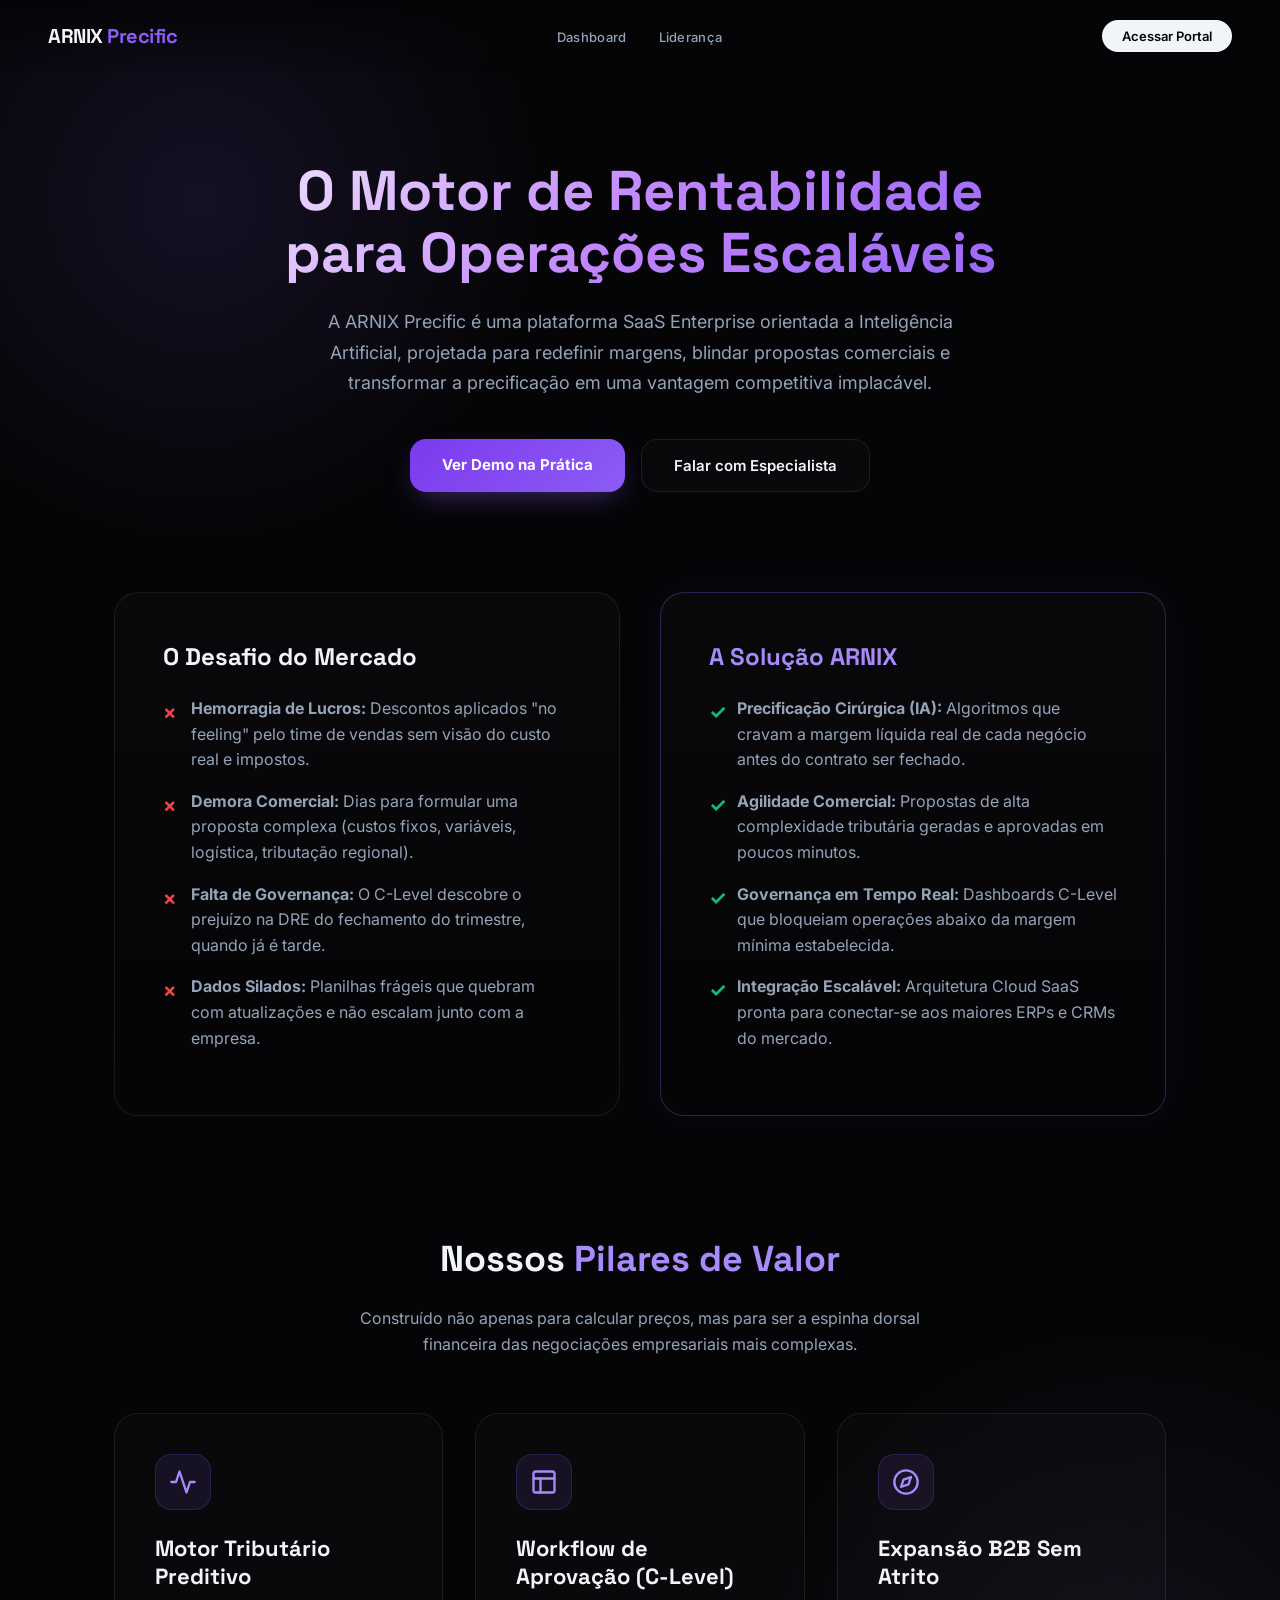
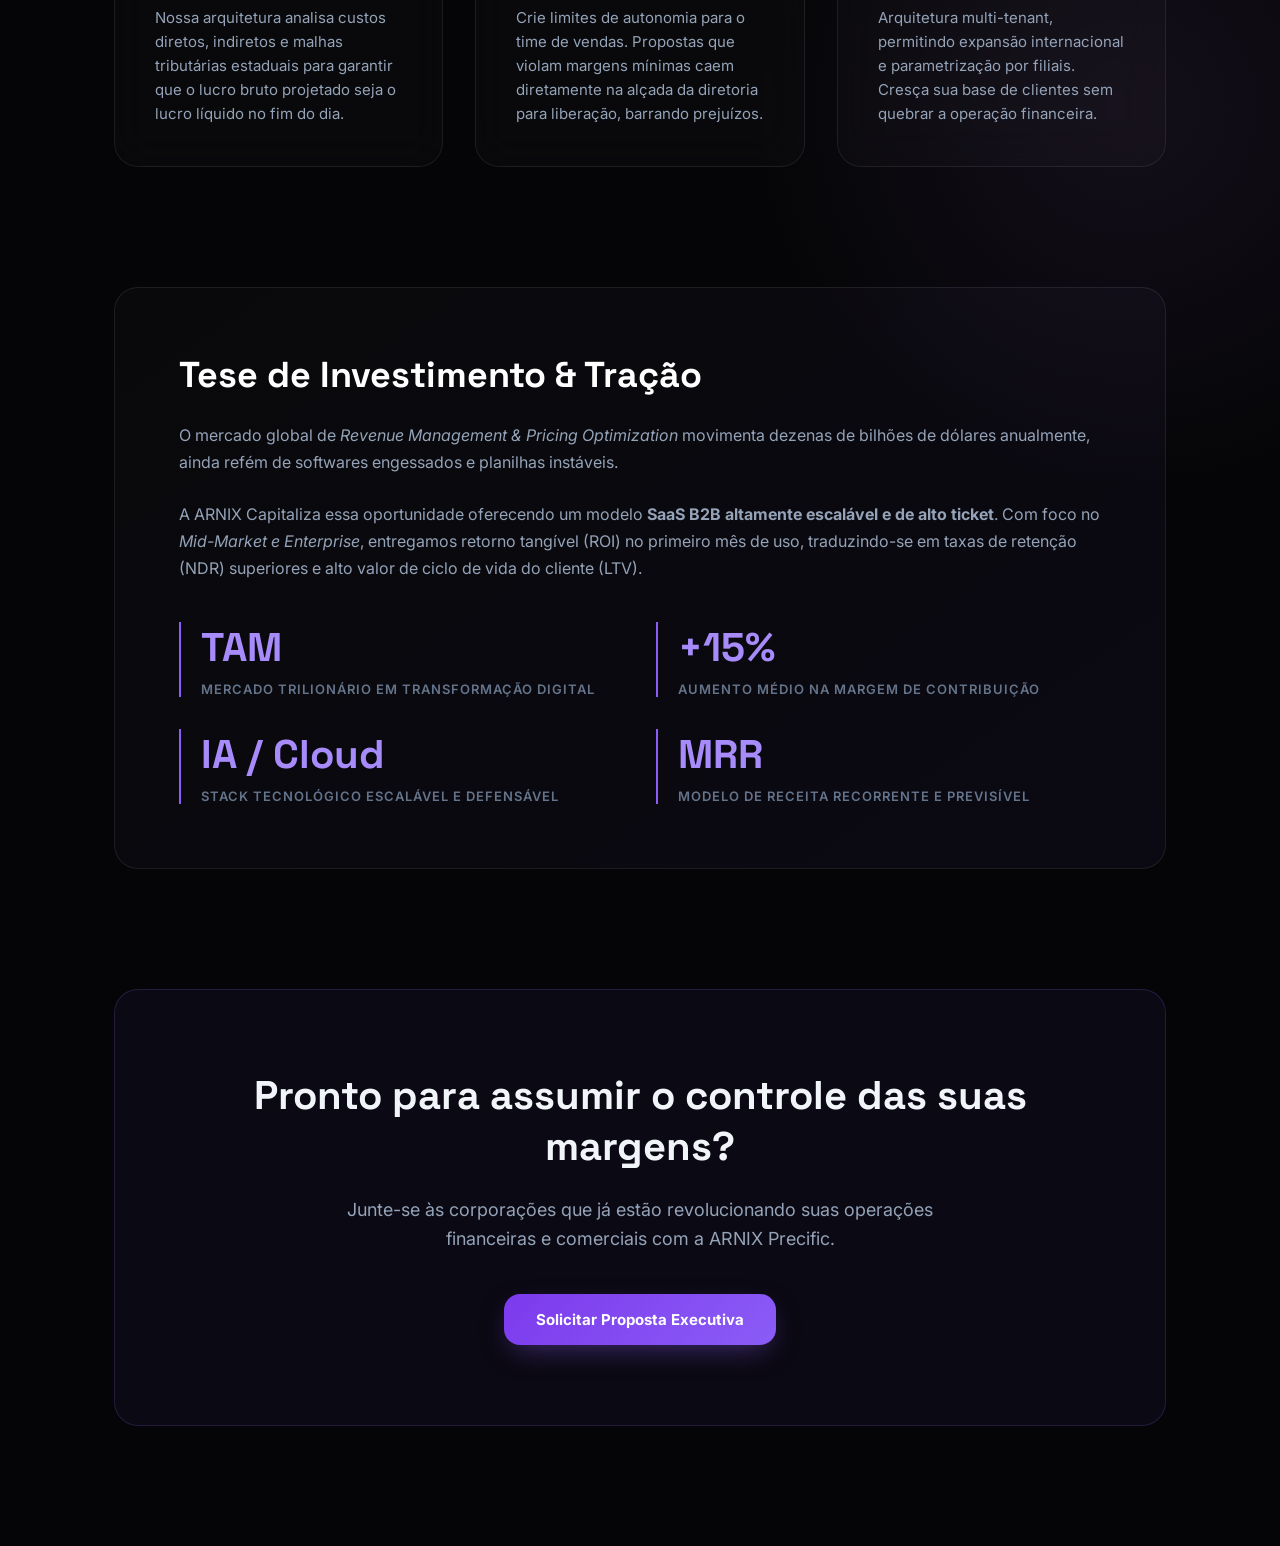
<file: web/sobre.html>
<!DOCTYPE html>
<html lang="pt-BR">
<head>
    <meta charset="UTF-8">
    <meta name="viewport" content="width=device-width, initial-scale=1.0">
    <title>ARNIX Precific - O Motor de Rentabilidade</title>
    <link rel="preconnect" href="https://fonts.googleapis.com">
    <link rel="preconnect" href="https://fonts.gstatic.com" crossorigin>
    <link href="https://fonts.googleapis.com/css2?family=Inter:wght@300;400;500;600;700;800&family=Space+Grotesk:wght@400;500;600;700&display=swap" rel="stylesheet">
    <style>
        :root {
            --primary: #8b5cf6;
            --primary-light: #a78bfa;
            --primary-dark: #7c3aed;
            --primary-glow: rgba(139, 92, 246, 0.4);
            --accent: #c084fc;
            --bg: #050507;
            --bg-card: rgba(255, 255, 255, 0.02);
            --bg-hover: rgba(255, 255, 255, 0.05);
            --text: #f1f5f9;
            --text-secondary: #94a3b8;
            --text-muted: #64748b;
            --border: rgba(255, 255, 255, 0.08);
            --radius: 24px;
            --radius-sm: 16px;
            --ease-out: cubic-bezier(0.23, 1, 0.32, 1);
        }

        * { margin: 0; padding: 0; box-sizing: border-box; }

        html, body {
            font-family: 'Inter', sans-serif;
            background: var(--bg);
            color: var(--text);
            min-height: 100vh;
            overflow-x: hidden;
            position: relative;
        }

        /* Fundos e Gradientes */
        body::before {
            content: '';
            position: absolute;
            top: -200px; left: -200px;
            width: 800px; height: 800px;
            background: radial-gradient(circle, rgba(139,92,246,0.12) 0%, transparent 60%);
            border-radius: 50%;
            z-index: 0;
            pointer-events: none;
        }

        body::after {
            content: '';
            position: absolute;
            top: 40%; right: -300px;
            width: 900px; height: 900px;
            background: radial-gradient(circle, rgba(192,132,252,0.08) 0%, transparent 60%);
            border-radius: 50%;
            z-index: 0;
            pointer-events: none;
        }

        /* Navbar */
        .navbar {
            position: fixed;
            top: 0; left: 0; right: 0;
            z-index: 100;
            display: flex;
            align-items: center;
            justify-content: space-between;
            padding: 20px 48px;
            background: linear-gradient(to bottom, rgba(5,5,7,0.95) 0%, transparent 100%);
            backdrop-filter: blur(12px);
        }

        .nav-brand {
            font-family: 'Space Grotesk', sans-serif;
            font-weight: 700;
            font-size: 20px;
            color: var(--text);
            text-decoration: none;
            letter-spacing: -0.5px;
        }
        
        .nav-brand span {
            color: var(--primary);
        }

        .nav-links {
            display: flex;
            gap: 32px;
            list-style: none;
        }

        .nav-links a {
            color: var(--text-secondary);
            text-decoration: none;
            font-size: 13px;
            font-weight: 500;
            letter-spacing: 0.3px;
            transition: color 0.3s ease;
        }

        .nav-links a:hover {
            color: var(--text);
        }

        .btn-nav {
            padding: 8px 20px;
            background: var(--text);
            color: var(--bg);
            border: none;
            border-radius: 20px;
            font-family: inherit;
            font-size: 13px;
            font-weight: 600;
            cursor: pointer;
            text-decoration: none;
            transition: all 0.3s var(--ease-out);
        }

        .btn-nav:hover {
            background: var(--primary);
            color: white;
            box-shadow: 0 0 30px -5px var(--primary-glow);
        }

        /* Main Content */
        .container {
            max-width: 1100px;
            margin: 0 auto;
            padding: 160px 24px 80px;
            position: relative;
            z-index: 10;
        }

        /* Hero Section */
        .hero {
            text-align: center;
            margin-bottom: 100px;
        }

        .hero h1 {
            font-family: 'Space Grotesk', sans-serif;
            font-size: 56px;
            font-weight: 700;
            line-height: 1.1;
            margin-bottom: 24px;
            background: linear-gradient(135deg, #fff 0%, #c084fc 50%, #8b5cf6 100%);
            -webkit-background-clip: text;
            -webkit-text-fill-color: transparent;
            background-clip: text;
        }

        .hero p {
            color: var(--text-secondary);
            font-size: 18px;
            line-height: 1.7;
            max-width: 700px;
            margin: 0 auto;
        }
        
        .hero-actions {
            margin-top: 40px;
            display: flex;
            gap: 16px;
            justify-content: center;
        }

        .btn-primary {
            padding: 16px 32px;
            background: linear-gradient(135deg, var(--primary-dark), var(--primary));
            border: none;
            border-radius: var(--radius-sm);
            color: white;
            font-family: inherit;
            font-size: 15px;
            font-weight: 700;
            cursor: pointer;
            text-decoration: none;
            transition: all 0.4s var(--ease-out);
            box-shadow: 0 10px 30px -10px rgba(139, 92, 246, 0.5);
        }

        .btn-primary:hover {
            transform: translateY(-2px);
            box-shadow: 0 15px 40px -10px rgba(139, 92, 246, 0.6), inset 0 1px 0 rgba(255,255,255,0.2);
        }

        .btn-secondary {
            padding: 16px 32px;
            background: var(--bg-card);
            border: 1px solid var(--border);
            border-radius: var(--radius-sm);
            color: var(--text);
            font-family: inherit;
            font-size: 15px;
            font-weight: 600;
            cursor: pointer;
            text-decoration: none;
            transition: all 0.4s var(--ease-out);
        }

        .btn-secondary:hover {
            background: var(--bg-hover);
            border-color: rgba(255,255,255,0.2);
        }

        /* Section Layout */
        .section-title {
            font-family: 'Space Grotesk', sans-serif;
            font-size: 36px;
            font-weight: 700;
            color: var(--text);
            margin-bottom: 24px;
            text-align: center;
        }

        .section-subtitle {
            text-align: center;
            color: var(--text-secondary);
            font-size: 16px;
            margin-bottom: 56px;
            max-width: 600px;
            margin-left: auto;
            margin-right: auto;
            line-height: 1.6;
        }

        .section-title span {
            color: var(--primary-light);
        }

        /* Value Proposition Grid (O Problema vs A Solução) */
        .value-prop {
            display: grid;
            grid-template-columns: 1fr 1fr;
            gap: 40px;
            margin-bottom: 120px;
        }

        .value-card {
            background: linear-gradient(180deg, var(--bg-card) 0%, transparent 100%);
            border: 1px solid var(--border);
            border-radius: var(--radius);
            padding: 48px;
            position: relative;
        }

        .value-card.solution {
            border-color: rgba(139, 92, 246, 0.3);
            box-shadow: 0 0 40px rgba(139, 92, 246, 0.05);
        }

        .value-card h3 {
            font-family: 'Space Grotesk', sans-serif;
            font-size: 24px;
            margin-bottom: 24px;
        }

        .value-card.solution h3 {
            color: var(--primary-light);
        }

        .value-list {
            list-style: none;
        }

        .value-list li {
            position: relative;
            padding-left: 28px;
            margin-bottom: 16px;
            color: var(--text-secondary);
            line-height: 1.6;
        }

        .value-list li::before {
            content: '×';
            position: absolute;
            left: 0; top: 0;
            color: #ef4444;
            font-weight: bold;
            font-size: 20px;
        }

        .value-card.solution .value-list li::before {
            content: '✓';
            color: #10b981;
        }

        /* Features Grid */
        .features-grid {
            display: grid;
            grid-template-columns: repeat(auto-fit, minmax(320px, 1fr));
            gap: 32px;
            margin-bottom: 120px;
        }

        .feature-card {
            background: var(--bg-card);
            border: 1px solid var(--border);
            border-radius: var(--radius);
            padding: 40px;
            backdrop-filter: blur(20px);
            transition: all 0.4s var(--ease-out);
            position: relative;
            overflow: hidden;
        }

        .feature-card::after {
            content: '';
            position: absolute;
            top: -50px; right: -50px;
            width: 150px; height: 150px;
            background: radial-gradient(circle, var(--primary-glow) 0%, transparent 70%);
            opacity: 0;
            transition: opacity 0.5s ease;
        }

        .feature-card:hover {
            transform: translateY(-8px);
            background: var(--bg-hover);
            border-color: rgba(139, 92, 246, 0.4);
            box-shadow: 0 20px 40px -10px rgba(0,0,0,0.5);
        }

        .feature-card:hover::after {
            opacity: 1;
        }

        .feature-icon {
            width: 56px;
            height: 56px;
            border-radius: var(--radius-sm);
            background: rgba(139, 92, 246, 0.1);
            color: var(--primary-light);
            display: flex;
            align-items: center;
            justify-content: center;
            margin-bottom: 24px;
            border: 1px solid rgba(139, 92, 246, 0.2);
            transition: all 0.4s ease;
        }

        .feature-icon svg {
            width: 28px;
            height: 28px;
        }

        .feature-title {
            font-family: 'Space Grotesk', sans-serif;
            font-size: 22px;
            font-weight: 700;
            color: var(--text);
            margin-bottom: 16px;
        }

        .feature-desc {
            color: var(--text-secondary);
            font-size: 15px;
            line-height: 1.6;
        }

        /* Thesis Section (Para Investidores) */
        .thesis-section {
            background: linear-gradient(145deg, rgba(255,255,255,0.02) 0%, rgba(139,92,246,0.05) 100%);
            border: 1px solid var(--border);
            border-radius: var(--radius);
            padding: 64px;
            display: flex;
            align-items: center;
            justify-content: space-between;
            gap: 60px;
            margin-bottom: 120px;
        }

        .thesis-content {
            flex: 1;
        }

        .thesis-content h2 {
            font-family: 'Space Grotesk', sans-serif;
            font-size: 36px;
            font-weight: 700;
            margin-bottom: 24px;
            color: #fff;
        }

        .thesis-content p {
            color: var(--text-secondary);
            font-size: 16px;
            line-height: 1.7;
            margin-bottom: 24px;
        }

        .stats-grid {
            display: grid;
            grid-template-columns: 1fr 1fr;
            gap: 32px;
            margin-top: 40px;
        }

        .stat-item {
            padding-left: 20px;
            border-left: 2px solid var(--primary);
        }

        .stat-value {
            font-family: 'Space Grotesk', sans-serif;
            font-size: 40px;
            font-weight: 700;
            color: var(--primary-light);
            margin-bottom: 8px;
        }

        .stat-label {
            font-size: 13px;
            color: var(--text-muted);
            text-transform: uppercase;
            letter-spacing: 1px;
            font-weight: 600;
        }

        /* CTA Comercial Final */
        .cta-bottom {
            text-align: center;
            padding: 80px;
            background: rgba(139, 92, 246, 0.05);
            border: 1px solid rgba(139, 92, 246, 0.2);
            border-radius: var(--radius);
            margin-bottom: 40px;
        }

        .cta-bottom h2 {
            font-family: 'Space Grotesk', sans-serif;
            font-size: 40px;
            margin-bottom: 24px;
        }

        .cta-bottom p {
            color: var(--text-secondary);
            font-size: 18px;
            max-width: 600px;
            margin: 0 auto 40px;
            line-height: 1.6;
        }

        /* Responsividade */
        @media (max-width: 900px) {
            .value-prop, .thesis-section {
                grid-template-columns: 1fr;
                flex-direction: column;
            }
            .thesis-section { padding: 40px 24px; }
            .cta-bottom { padding: 40px 24px; }
            .hero h1 { font-size: 42px; }
            .navbar { padding: 16px 24px; }
            .nav-links { display: none; }
        }
    </style>
</head>
<body>

    <!-- Navbar -->
    <nav class="navbar">
        <a href="index.html" class="nav-brand">ARNIX <span>Precific</span></a>
        <ul class="nav-links">
            <li><a href="index.html">Dashboard</a></li>
            <li><a href="ceo.html">Liderança</a></li>
        </ul>
        <a href="lg.html" class="btn-nav">Acessar Portal</a>
    </nav>

    <!-- Main Content -->
    <div class="container">
        
        <!-- Hero Section -->
        <div class="hero">
            <h1>O Motor de Rentabilidade <br>para Operações Escaláveis</h1>
            <p>A ARNIX Precific é uma plataforma SaaS Enterprise orientada a Inteligência Artificial, projetada para redefinir margens, blindar propostas comerciais e transformar a precificação em uma vantagem competitiva implacável.</p>
            
            <div class="hero-actions">
                <a href="lg.html" class="btn-primary">Ver Demo na Prática</a>
                <a href="mailto:gprattesceo@orbb.com.br?subject=Interesse Comercial na ARNIX Precific" class="btn-secondary">Falar com Especialista</a>
            </div>
        </div>

        <!-- Problema vs Solução -->
        <div class="value-prop">
            <div class="value-card">
                <h3>O Desafio do Mercado</h3>
                <ul class="value-list">
                    <li><strong>Hemorragia de Lucros:</strong> Descontos aplicados "no feeling" pelo time de vendas sem visão do custo real e impostos.</li>
                    <li><strong>Demora Comercial:</strong> Dias para formular uma proposta complexa (custos fixos, variáveis, logística, tributação regional).</li>
                    <li><strong>Falta de Governança:</strong> O C-Level descobre o prejuízo na DRE do fechamento do trimestre, quando já é tarde.</li>
                    <li><strong>Dados Silados:</strong> Planilhas frágeis que quebram com atualizações e não escalam junto com a empresa.</li>
                </ul>
            </div>
            
            <div class="value-card solution">
                <h3>A Solução ARNIX</h3>
                <ul class="value-list">
                    <li><strong>Precificação Cirúrgica (IA):</strong> Algoritmos que cravam a margem líquida real de cada negócio antes do contrato ser fechado.</li>
                    <li><strong>Agilidade Comercial:</strong> Propostas de alta complexidade tributária geradas e aprovadas em poucos minutos.</li>
                    <li><strong>Governança em Tempo Real:</strong> Dashboards C-Level que bloqueiam operações abaixo da margem mínima estabelecida.</li>
                    <li><strong>Integração Escalável:</strong> Arquitetura Cloud SaaS pronta para conectar-se aos maiores ERPs e CRMs do mercado.</li>
                </ul>
            </div>
        </div>

        <!-- Features -->
        <h2 class="section-title">Nossos <span>Pilares de Valor</span></h2>
        <p class="section-subtitle">Construído não apenas para calcular preços, mas para ser a espinha dorsal financeira das negociações empresariais mais complexas.</p>

        <div class="features-grid">
            
            <div class="feature-card">
                <div class="feature-icon">
                    <svg viewBox="0 0 24 24" fill="none" stroke="currentColor" stroke-width="2" stroke-linecap="round" stroke-linejoin="round">
                        <polyline points="22 12 18 12 15 21 9 3 6 12 2 12"></polyline>
                    </svg>
                </div>
                <h3 class="feature-title">Motor Tributário Preditivo</h3>
                <p class="feature-desc">Nossa arquitetura analisa custos diretos, indiretos e malhas tributárias estaduais para garantir que o lucro bruto projetado seja o lucro líquido no fim do dia.</p>
            </div>

            <div class="feature-card">
                <div class="feature-icon">
                    <svg viewBox="0 0 24 24" fill="none" stroke="currentColor" stroke-width="2" stroke-linecap="round" stroke-linejoin="round">
                        <rect x="3" y="3" width="18" height="18" rx="2" ry="2"></rect>
                        <line x1="3" y1="9" x2="21" y2="9"></line>
                        <line x1="9" y1="21" x2="9" y2="9"></line>
                    </svg>
                </div>
                <h3 class="feature-title">Workflow de Aprovação (C-Level)</h3>
                <p class="feature-desc">Crie limites de autonomia para o time de vendas. Propostas que violam margens mínimas caem diretamente na alçada da diretoria para liberação, barrando prejuízos.</p>
            </div>

            <div class="feature-card">
                <div class="feature-icon">
                    <svg viewBox="0 0 24 24" fill="none" stroke="currentColor" stroke-width="2" stroke-linecap="round" stroke-linejoin="round">
                        <circle cx="12" cy="12" r="10"></circle>
                        <polygon points="16.24 7.76 14.12 14.12 7.76 16.24 9.88 9.88 16.24 7.76"></polygon>
                    </svg>
                </div>
                <h3 class="feature-title">Expansão B2B Sem Atrito</h3>
                <p class="feature-desc">Arquitetura multi-tenant, permitindo expansão internacional e parametrização por filiais. Cresça sua base de clientes sem quebrar a operação financeira.</p>
            </div>

        </div>

        <!-- Thesis / Investor Section -->
        <div class="thesis-section">
            <div class="thesis-content">
                <h2>Tese de Investimento & Tração</h2>
                <p>O mercado global de <i>Revenue Management & Pricing Optimization</i> movimenta dezenas de bilhões de dólares anualmente, ainda refém de softwares engessados e planilhas instáveis.</p>
                <p>A ARNIX Capitaliza essa oportunidade oferecendo um modelo <strong>SaaS B2B altamente escalável e de alto ticket</strong>. Com foco no <i>Mid-Market e Enterprise</i>, entregamos retorno tangível (ROI) no primeiro mês de uso, traduzindo-se em taxas de retenção (NDR) superiores e alto valor de ciclo de vida do cliente (LTV).</p>
                
                <div class="stats-grid">
                    <div class="stat-item">
                        <div class="stat-value">TAM</div>
                        <div class="stat-label">Mercado Trilionário em Transformação Digital</div>
                    </div>
                    <div class="stat-item">
                        <div class="stat-value">+15%</div>
                        <div class="stat-label">Aumento Médio na Margem de Contribuição</div>
                    </div>
                    <div class="stat-item">
                        <div class="stat-value">IA / Cloud</div>
                        <div class="stat-label">Stack Tecnológico Escalável e Defensável</div>
                    </div>
                    <div class="stat-item">
                        <div class="stat-value">MRR</div>
                        <div class="stat-label">Modelo de Receita Recorrente e Previsível</div>
                    </div>
                </div>
            </div>
        </div>

        <!-- CTA Final -->
        <div class="cta-bottom">
            <h2>Pronto para assumir o controle das suas margens?</h2>
            <p>Junte-se às corporações que já estão revolucionando suas operações financeiras e comerciais com a ARNIX Precific.</p>
            <div class="hero-actions">
                <a href="mailto:gprattesceo@orbb.com.br?subject=Solicitação de Parceria/Demonstração - ARNIX" class="btn-primary">Solicitar Proposta Executiva</a>
            </div>
        </div>

    </div>

</body>
</html>
</file>
<file: css/styles.css>
/* ============================================================
   PrecifiPro — CSS Global
   Design: Dark glassmorphism com identidade roxo/ciano
   ============================================================ */

@import url('https://fonts.googleapis.com/css2?family=Inter:wght@300;400;500;600;700;800&family=Space+Grotesk:wght@400;500;600;700&display=swap');

:root {
  /* Apple Light Mode Palette */
  --bg-primary:         #f5f5f7;
  --bg-secondary:       #ffffff;
  --bg-tertiary:        #fcfcfd;
  --bg-quaternary:      #f0f0f3;
  
  --border-color:       rgba(0, 0, 0, 0.06);
  --border-light:       rgba(0, 0, 0, 0.03);
  
  --text-primary:       #1d1d1f;
  --text-secondary:     #424245;
  --text-muted:         #86868b;
  
  /* System Blue for primary actions */
  --accent-purple:      #0071e3;
  --accent-purple-light:#2997ff;
  --accent-purple-glow: rgba(0, 113, 227, 0.15);
  
  /* Remaining accents softer */
  --accent-cyan:        #32ade6;
  --accent-cyan-glow:   rgba(50, 173, 230, 0.1);
  --accent-green:       #34c759;
  --accent-green-glow:  rgba(52, 199, 89, 0.1);
  --accent-red:         #ff3b30;
  --accent-red-glow:    rgba(255, 59, 48, 0.1);
  --accent-orange:      #ff9500;
  --accent-orange-glow: rgba(255, 149, 0, 0.1);
  --accent-blue:        #007aff;
  --accent-blue-glow:   rgba(0, 122, 255, 0.1);
  
  /* Spacing & Sizes */
  --sidebar-width:      260px;
  --header-height:      70px;
  
  /* Premium Apple Radii */
  --radius-sm:          8px;
  --radius-md:          12px;
  --radius-lg:          18px;
  --radius-xl:          28px;
  
  /* Diffused Soft Shadows */
  --shadow-sm:          0 2px 8px rgba(0,0,0,0.03), 0 1px 2px rgba(0,0,0,0.02);
  --shadow-md:          0 8px 30px rgba(0,0,0,0.04), 0 4px 10px rgba(0,0,0,0.02);
  --shadow-lg:          0 20px 40px rgba(0,0,0,0.06), 0 8px 16px rgba(0,0,0,0.03);
  --shadow-purple:      0 4px 14px rgba(0, 113, 227, 0.2);
  
  --transition:         0.2s cubic-bezier(0.25, 0.1, 0.25, 1);
  --transition-slow:    0.4s cubic-bezier(0.25, 0.1, 0.25, 1);
  
  /* Premium Typeface Stack */
  --font-body:          'Inter', -apple-system, BlinkMacSystemFont, "SF Pro Display", sans-serif;
  --font-display:       'Space Grotesk', -apple-system, BlinkMacSystemFont, "SF Pro Display", sans-serif;
}


/* ── Reset ──────────────────────────────────────────────────── */
*, *::before, *::after { box-sizing: border-box; margin: 0; padding: 0; }

html, body {
  overflow-x: hidden !important;
  max-width: 100vw;
}

html { scroll-behavior: smooth; }

body {
  font-family: var(--font-body);
  background-color: var(--bg-primary);
  color: var(--text-primary);
  min-height: 100vh;
  -webkit-font-smoothing: antialiased;
  -moz-osx-font-smoothing: grayscale;
  transition: background-color var(--transition-slow), color var(--transition-slow);
}

/* Custom Selection Highlight */
::selection {
  background: var(--accent-purple-glow);
  color: var(--text-primary);
}

/* ── Transição de Entrada de Página Suave ────────────────────────── */
.page-animate {
  animation: pageFadeIn 0.28s cubic-bezier(0.16, 1, 0.3, 1) ease-out both;
  will-change: opacity, transform;
}

@keyframes pageFadeIn {
  from {
    opacity: 0;
    transform: translateY(6px);
  }
  to {
    opacity: 1;
    transform: translateY(0);
  }
}

/* Fundo limpo macOS e textura ruído ultra sutil */
body::before {
  content: '';
  position: fixed;
  inset: 0;
  background-image:
    radial-gradient(ellipse 60% 50% at 20% 0%, rgba(255,255,255,0.8) 0%, transparent 80%),
    radial-gradient(ellipse 50% 50% at 80% 100%, rgba(0,113,227,0.02) 0%, rgba(255,255,255,0) 60%);
  pointer-events: none;
  z-index: 0;
}

a { color: inherit; text-decoration: none; }
img { display: block; max-width: 100%; }
button { cursor: pointer; border: none; background: none; font-family: var(--font-body); }
input, textarea, select { font-family: var(--font-body); }
ul, ol { list-style: none; }

/* ── Scrollbar ───────────────────────────────────────────────── */
::-webkit-scrollbar { width: 6px; height: 6px; }
::-webkit-scrollbar-track { background: var(--bg-primary); }
::-webkit-scrollbar-thumb { background: var(--border-color); border-radius: 99px; }
::-webkit-scrollbar-thumb:hover { background: var(--accent-purple); }

/* ── Layout Principal ───────────────────────────────────────── */
.layout {
  display: flex;
  min-height: 100vh;
  position: relative;
  z-index: 1;
}

.main-content {
  flex: 1;
  margin-left: var(--sidebar-width);
  min-height: 100vh;
  padding: 32px;
  min-width: 0;
  width: calc(100% - var(--sidebar-width));
  box-sizing: border-box;
  transition: margin-left var(--transition-slow), width var(--transition-slow), padding var(--transition-slow);
}

/* ── Sidebar ────────────────────────────────────────────────── */
.sidebar {
  position: fixed;
  top: 0;
  left: 0;
  width: var(--sidebar-width);
  height: 100vh;
  background: var(--bg-secondary);
  border-right: 1px solid var(--border-color);
  display: flex;
  flex-direction: column;
  z-index: 100;
  transition: transform var(--transition-slow), width var(--transition-slow), background-color var(--transition-slow), border-color var(--transition-slow);
  overflow: visible;
}

.sidebar::before {
  content: '';
  position: absolute;
  top: 0;
  left: 0;
  right: 0;
  height: 1px;
  background: linear-gradient(90deg, transparent, var(--accent-purple), transparent);
}

/* ── Sidebar Header & Brand (YouTube Style) ─────────────────── */
.sidebar-header {
  display: flex;
  align-items: center;
  gap: 16px;
  padding: 16px 20px;
  border-bottom: 1px solid var(--border-color);
  height: 72px;
  box-sizing: border-box;
}

.sidebar-toggle-hamburger {
  background: transparent;
  border: none;
  color: var(--text-primary);
  display: flex;
  align-items: center;
  justify-content: center;
  cursor: pointer;
  width: 36px;
  height: 36px;
  border-radius: 50%;
  transition: background-color var(--transition);
  flex-shrink: 0;
}

.sidebar-toggle-hamburger:hover {
  background: var(--bg-quaternary);
}

.sidebar-brand {
  display: flex;
  align-items: center;
  gap: 8px;
  transition: opacity 0.2s ease;
  min-width: 0;
}

.sidebar-logo-icon {
  font-size: 24px;
  background: linear-gradient(135deg, var(--accent-purple), var(--accent-cyan));
  color: #fff;
  width: 24px;
  height: 24px;
  border-radius: 6px;
  display: flex;
  align-items: center;
  justify-content: center;
  box-shadow: var(--shadow-purple);
  flex-shrink: 0;
}

/* ── Sidebar Desktop Collapse ────────────────────────────────── */
@media (min-width: 900px) {
  body.collapsed .sidebar {
    width: 80px !important;
    overflow: hidden !important;
  }
  body.collapsed .main-content {
    margin-left: 80px !important;
  }
  body.collapsed .sidebar-footer {
    display: none !important;
    opacity: 0 !important;
    visibility: hidden !important;
    height: 0 !important;
    padding: 0 !important;
    margin: 0 !important;
    overflow: hidden !important;
    pointer-events: none !important;
  }
  body.collapsed .sidebar-logo-text,
  body.collapsed .sidebar-brand,
  body.collapsed .sidebar-section-label,
  body.collapsed .sidebar-link span:not(.nav-icon),
  body.collapsed #api-status-label {
    opacity: 0 !important;
    pointer-events: none !important;
    width: 0 !important;
    display: none !important;
  }
  body.collapsed .sidebar-header {
    justify-content: center !important;
    padding: 16px 0 !important;
  }
  body.collapsed .sidebar-link {
    justify-content: center !important;
    padding: 0 !important;
    width: 44px !important;
    height: 44px !important;
    margin: 4px auto !important;
    border-radius: var(--radius-md) !important;
  }
}

.sidebar-logo-text {
  font-family: var(--font-display);
  font-size: 18px;
  font-weight: 700;
  color: var(--text-primary);
  letter-spacing: -0.3px;
  transition: opacity 0.2s;
  white-space: nowrap;
}

.sidebar-nav {
  flex: 1;
  padding: 16px 12px;
  overflow-y: auto;
  display: flex;
  flex-direction: column;
  gap: 2px;
  overflow-x: hidden;
}

/* ── Botão de Busca Global na Sidebar (Ctrl+K) ────────── */
.sidebar-search-btn {
  display: flex;
  align-items: center;
  gap: 10px;
  width: 100%;
  padding: 8px 12px;
  border-radius: var(--radius-md, 8px);
  background: var(--bg-tertiary, #1f1f2e);
  border: 1px solid var(--border-color, rgba(255, 255, 255, 0.08));
  color: var(--text-muted, #8b8b9e);
  font-size: 13px;
  font-weight: 500;
  cursor: pointer;
  transition: all 0.2s cubic-bezier(0.16, 1, 0.3, 1);
  margin-bottom: 8px;
}

.sidebar-search-btn:hover {
  background: var(--bg-quaternary, #2a2a3e);
  color: var(--text-primary, #ffffff);
  border-color: var(--color-primary-alpha, rgba(99, 102, 241, 0.4));
  box-shadow: 0 2px 8px rgba(0, 0, 0, 0.15);
}

.sidebar-search-btn .search-text {
  flex: 1;
  text-align: left;
  white-space: nowrap;
  overflow: hidden;
  text-overflow: ellipsis;
}

.sidebar-search-btn .search-kbd {
  display: inline-flex;
  align-items: center;
  gap: 2px;
  padding: 2px 6px;
  font-size: 10px;
  font-family: var(--font-mono, monospace);
  font-weight: 600;
  border-radius: 4px;
  background: var(--bg-secondary, #161622);
  border: 1px solid var(--border-color, rgba(255, 255, 255, 0.12));
  color: var(--text-secondary, #b4b4c7);
  box-shadow: 0 1px 2px rgba(0, 0, 0, 0.2);
}

body.collapsed .sidebar-search-btn {
  justify-content: center;
  padding: 8px 0;
}
body.collapsed .sidebar-search-btn .search-text,
body.collapsed .sidebar-search-btn .search-kbd {
  display: none;
}

/* ── Modal de Busca Global / Command Palette (Ctrl+K) ── */
.search-modal-backdrop {
  position: fixed;
  inset: 0;
  background: rgba(10, 10, 18, 0.75);
  backdrop-filter: blur(8px);
  -webkit-backdrop-filter: blur(8px);
  z-index: 99999;
  display: flex;
  align-items: flex-start;
  justify-content: center;
  padding-top: 10vh;
  opacity: 0;
  visibility: hidden;
  transition: all 0.2s cubic-bezier(0.16, 1, 0.3, 1);
}

.search-modal-backdrop.show {
  opacity: 1;
  visibility: visible;
}

.search-modal-container {
  width: min(640px, 92vw);
  background: var(--bg-secondary, #161622);
  border: 1px solid var(--border-color, rgba(255, 255, 255, 0.12));
  border-radius: var(--radius-lg, 16px);
  box-shadow: 0 24px 64px rgba(0, 0, 0, 0.5), 0 0 0 1px rgba(255, 255, 255, 0.05);
  overflow: hidden;
  transform: translateY(-16px) scale(0.98);
  transition: transform 0.2s cubic-bezier(0.16, 1, 0.3, 1);
}

.search-modal-backdrop.show .search-modal-container {
  transform: translateY(0) scale(1);
}

.search-modal-header {
  display: flex;
  align-items: center;
  gap: 12px;
  padding: 16px 20px;
  border-bottom: 1px solid var(--border-color, rgba(255, 255, 255, 0.08));
  background: var(--bg-tertiary, #1f1f2e);
}

.search-modal-input {
  flex: 1;
  background: transparent;
  border: none;
  outline: none;
  font-size: 16px;
  font-family: var(--font-body);
  color: var(--text-primary, #ffffff);
}

.search-modal-input::placeholder {
  color: var(--text-muted, #8b8b9e);
}

.search-modal-body {
  max-height: 420px;
  overflow-y: auto;
  padding: 12px 8px;
}

.search-section-title {
  font-size: 11px;
  font-weight: 700;
  text-transform: uppercase;
  letter-spacing: 1px;
  color: var(--text-muted, #8b8b9e);
  padding: 8px 12px 4px;
}

.search-item {
  display: flex;
  align-items: center;
  gap: 12px;
  padding: 10px 12px;
  border-radius: var(--radius-md, 8px);
  color: var(--text-secondary, #b4b4c7);
  text-decoration: none;
  cursor: pointer;
  transition: all 0.15s ease;
}

.search-item:hover,
.search-item.selected {
  background: var(--color-primary-alpha, rgba(99, 102, 241, 0.15));
  color: var(--text-primary, #ffffff);
}

.search-item-icon {
  display: flex;
  align-items: center;
  justify-content: center;
  width: 32px;
  height: 32px;
  border-radius: 8px;
  background: var(--bg-quaternary, #2a2a3e);
  color: var(--text-primary, #ffffff);
}

.search-item:hover .search-item-icon,
.search-item.selected .search-item-icon {
  background: var(--color-primary, #6366f1);
  color: #ffffff;
}

.search-item-title {
  font-size: 14px;
  font-weight: 600;
  color: var(--text-primary, #ffffff);
}

.search-item-sub {
  font-size: 12px;
  color: var(--text-muted, #8b8b9e);
}

.search-modal-footer {
  display: flex;
  align-items: center;
  justify-content: space-between;
  padding: 10px 20px;
  border-top: 1px solid var(--border-color, rgba(255, 255, 255, 0.08));
  background: var(--bg-tertiary, #1f1f2e);
  font-size: 11px;
  color: var(--text-muted, #8b8b9e);
}

.search-modal-footer-keys {
  display: flex;
  align-items: center;
  gap: 14px;
}

.search-modal-footer-keys span {
  display: inline-flex;
  align-items: center;
  gap: 4px;
}

.sidebar-section-label {
  font-size: 10px;
  font-weight: 600;
  text-transform: uppercase;
  letter-spacing: 1.2px;
  color: var(--text-muted);
  padding: 12px 10px 6px;
}

.sidebar-link {
  display: flex;
  align-items: center;
  gap: 12px;
  padding: 10px 14px;
  border-radius: var(--radius-md);
  color: var(--text-secondary);
  font-size: 14px;
  font-weight: 500;
  transition: all var(--transition);
  position: relative;
  overflow: hidden;
  margin-bottom: 2px;
  white-space: nowrap;
}

.sidebar-link:hover {
  color: var(--text-primary);
  background: var(--bg-quaternary);
  transform: translateX(4px);
}

.sidebar-link.active {
  color: var(--accent-purple);
  background: var(--accent-purple-glow);
  font-weight: 600;
}

.sidebar-link.active .nav-icon { color: var(--accent-purple); }

.nav-icon {
  font-size: 18px;
  width: 20px;
  height: 20px;
  display: flex;
  align-items: center;
  justify-content: center;
  flex-shrink: 0;
  transition: color var(--transition);
}

.sidebar-footer {
  padding: 16px 12px;
  border-top: 1px solid var(--border-color);
  display: flex;
  flex-direction: column;
  gap: 8px;
}

.api-status {
  display: flex;
  align-items: center;
  gap: 8px;
  padding: 8px 12px;
  background: var(--bg-tertiary);
  border-radius: var(--radius-sm);
  font-size: 12px;
  color: var(--text-secondary);
}

.api-status-dot {
  width: 7px;
  height: 7px;
  border-radius: 50%;
  background: var(--accent-green);
  box-shadow: 0 0 8px var(--accent-green);
  animation: pulse-dot 2s ease-in-out infinite;
  flex-shrink: 0;
}

.api-status-dot.offline {
  background: var(--accent-red);
  box-shadow: 0 0 8px var(--accent-red);
  animation: none;
}

@keyframes pulse-dot {
  0%, 100% { opacity: 1; transform: scale(1); }
  50% { opacity: 0.6; transform: scale(0.85); }
}

/* ── Page Header ────────────────────────────────────────────── */
.page-header {
  margin-bottom: 28px;
  display: flex;
  align-items: flex-end;
  justify-content: space-between;
  gap: 16px;
  flex-wrap: wrap;
}

.page-header-left h1 {
  font-family: var(--font-display);
  font-size: 28px;
  font-weight: 700;
  color: var(--text-primary);
  line-height: 1.2;
  letter-spacing: -0.5px;
}

.page-subtitle {
  font-size: 14px;
  color: var(--text-secondary);
  margin-top: 4px;
}

/* ── Cards ──────────────────────────────────────────────────── */
.card {
  background: var(--bg-secondary);
  border: 1px solid var(--border-color);
  border-radius: var(--radius-lg);
  padding: 24px;
  position: relative;
  overflow: hidden;
  box-shadow: var(--shadow-sm);
  transition: all var(--transition);
}

.card:hover {
  box-shadow: var(--shadow-md);
}

.card-glass {
  background: rgba(255, 255, 255, 0.7);
  backdrop-filter: blur(20px) saturate(180%);
  -webkit-backdrop-filter: blur(20px) saturate(180%);
  border: 1px solid rgba(255, 255, 255, 0.5);
  box-shadow: var(--shadow-md);
}

/* ── Metric Cards ───────────────────────────────────────────── */
.metrics-grid {
  display: grid;
  grid-template-columns: repeat(auto-fit, minmax(220px, 1fr));
  gap: 16px;
  margin-bottom: 28px;
}

.metric-card {
  background: var(--bg-card, rgba(23, 23, 33, 0.75));
  backdrop-filter: blur(16px);
  -webkit-backdrop-filter: blur(16px);
  border: 1px solid var(--border-color);
  border-radius: var(--radius-lg);
  padding: 22px 24px;
  position: relative;
  overflow: hidden;
  transition: transform var(--transition), box-shadow var(--transition), border-color var(--transition);
  cursor: default;
}

.metric-card.hero {
  border-left: 4px solid var(--accent-purple);
  background: linear-gradient(135deg, rgba(124,58,237,0.08), rgba(23,23,33,0.85));
}
.metric-card.profit {
  border-left: 4px solid var(--accent-green);
  background: linear-gradient(135deg, rgba(34,197,94,0.08), rgba(23,23,33,0.85));
}
.metric-card.margin {
  border-left: 4px solid var(--accent-cyan);
  background: linear-gradient(135deg, rgba(6,182,212,0.08), rgba(23,23,33,0.85));
}
.metric-card.pipeline {
  border-left: 4px solid var(--accent-orange);
  background: linear-gradient(135deg, rgba(245,158,11,0.08), rgba(23,23,33,0.85));
}

.metric-card:hover {
  transform: translateY(-4px);
  box-shadow: 0 12px 24px rgba(0, 0, 0, 0.4);
  border-color: rgba(255, 255, 255, 0.15);
}

.metric-card-glow {
  position: absolute;
  top: -20px;
  right: -20px;
  width: 80px;
  height: 80px;
  border-radius: 50%;
  filter: blur(30px);
  opacity: 0.4;
  transition: opacity var(--transition);
}

.metric-card:hover .metric-card-glow { opacity: 0.7; }

.metric-card-glow.purple { background: var(--accent-purple); }
.metric-card-glow.cyan   { background: var(--accent-cyan); }
.metric-card-glow.green  { background: var(--accent-green); }
.metric-card-glow.orange { background: var(--accent-orange); }

.metric-icon {
  width: 40px;
  height: 40px;
  border-radius: var(--radius-md);
  display: flex;
  align-items: center;
  justify-content: center;
  font-size: 18px;
  margin-bottom: 16px;
}

.metric-icon.purple { background: rgba(124,58,237,0.15); color: var(--accent-purple-light); border: 1px solid rgba(124,58,237,0.3); }
.metric-icon.cyan   { background: rgba(6,182,212,0.15);  color: var(--accent-cyan);         border: 1px solid rgba(6,182,212,0.3); }
.metric-icon.green  { background: rgba(16,185,129,0.15); color: var(--accent-green);        border: 1px solid rgba(16,185,129,0.3); }
.metric-icon.orange { background: rgba(245,158,11,0.15); color: var(--accent-orange);       border: 1px solid rgba(245,158,11,0.3); }

.metric-label {
  font-size: 12px;
  font-weight: 500;
  text-transform: uppercase;
  letter-spacing: 0.8px;
  color: var(--text-muted);
  margin-bottom: 6px;
}

.metric-value {
  font-family: var(--font-display);
  font-size: 32px;
  font-weight: 800;
  color: var(--text-primary);
  line-height: 1.1;
  letter-spacing: -0.5px;
}

.metric-card.profit .metric-value {
  color: #22c55e;
  text-shadow: 0 0 16px rgba(34, 197, 94, 0.3);
}

.metric-card.hero .metric-value {
  background: linear-gradient(135deg, #ffffff, #a78bfa);
  -webkit-background-clip: text;
  -webkit-text-fill-color: transparent;
  background-clip: text;
}

.metric-card.margin .metric-value {
  color: #06b6d4;
  text-shadow: 0 0 16px rgba(6, 182, 212, 0.3);
}

/* ── Toolbar & Grid Utilities ──────────────────────────────── */
.toolbar {
  display: flex;
  align-items: center;
  gap: 12px;
  margin-bottom: 20px;
  flex-wrap: wrap;
  width: 100%;
  box-sizing: border-box;
}

.toolbar-spacer {
  flex: 1;
}

.painel-360-grid {
  display: grid;
  grid-template-columns: repeat(auto-fit, minmax(320px, 1fr));
  gap: 16px;
  width: 100%;
  box-sizing: border-box;
}

.metric-card.pipeline .metric-value {
  color: #f59e0b;
}

.metric-delta {
  font-size: 12px;
  color: var(--text-muted);
  margin-top: 6px;
}

/* ── Buttons ────────────────────────────────────────────────── */
.btn {
  display: inline-flex;
  align-items: center;
  gap: 7px;
  padding: 9px 18px;
  border-radius: var(--radius-md);
  font-size: 14px;
  font-weight: 500;
  transition: all var(--transition);
  white-space: nowrap;
  position: relative;
  overflow: hidden;
}

.btn::after {
  content: '';
  position: absolute;
  inset: 0;
  background: white;
  opacity: 0;
  transition: opacity 0.1s;
}

.btn:active::after { opacity: 0.07; }

.btn-primary {
  background: var(--accent-purple);
  color: #fff;
  border: 1px solid transparent;
  box-shadow: var(--shadow-purple);
}

.btn-primary:hover {
  background: var(--accent-purple-light);
  transform: translateY(-1px);
  box-shadow: 0 6px 20px var(--accent-purple-glow);
}

.btn-secondary {
  background: var(--bg-tertiary);
  color: var(--text-primary);
  border: 1px solid var(--border-color);
}

.btn-secondary:hover {
  background: var(--bg-quaternary);
  border-color: var(--border-light);
}

.btn-ghost {
  background: transparent;
  color: var(--text-secondary);
  border: 1px solid transparent;
  padding: 7px 12px;
}

.btn-ghost:hover {
  background: var(--bg-tertiary);
  color: var(--text-primary);
  border-color: var(--border-color);
}

.btn-danger {
  background: rgba(239,68,68,0.12);
  color: var(--accent-red);
  border: 1px solid rgba(239,68,68,0.25);
}

.btn-danger:hover {
  background: rgba(239,68,68,0.2);
  box-shadow: 0 0 15px rgba(239,68,68,0.2);
}

.btn-success {
  background: rgba(16,185,129,0.12);
  color: var(--accent-green);
  border: 1px solid rgba(16,185,129,0.25);
}

.btn-success:hover {
  background: rgba(16,185,129,0.2);
  box-shadow: 0 0 15px rgba(16,185,129,0.2);
}

.btn-sm { padding: 6px 12px; font-size: 12px; }
.btn-lg { padding: 12px 24px; font-size: 16px; }

.btn:disabled {
  opacity: 0.5;
  cursor: not-allowed;
  pointer-events: none;
}

.btn-loading {
  position: relative;
  pointer-events: none;
}

.btn-loading::before {
  content: '';
  position: absolute;
  width: 14px;
  height: 14px;
  border: 2px solid transparent;
  border-top-color: currentColor;
  border-radius: 50%;
  animation: spin 0.6s linear infinite;
  left: 50%;
  top: 50%;
  transform: translate(-50%, -50%);
}

.btn-loading > * { opacity: 0; }

/* ── Tables ──────────────────────────────────────────────────── */
.table-container {
  width: 100%;
  max-width: 100%;
  overflow-x: auto;
  overflow-y: visible !important;
  border-radius: var(--radius-lg);
  border: 1px solid var(--border-color);
  box-sizing: border-box;
  -webkit-overflow-scrolling: touch;
}

table {
  width: 100%;
  min-width: 680px;
  border-collapse: collapse;
}

thead {
  background: var(--bg-tertiary);
}

thead th {
  padding: 12px 16px;
  text-align: left;
  font-size: 11px;
  font-weight: 600;
  text-transform: uppercase;
  letter-spacing: 0.8px;
  color: var(--text-muted);
  border-bottom: 1px solid var(--border-color);
  white-space: nowrap;
}

tbody tr {
  border-bottom: 1px solid rgba(42,42,58,0.5);
  transition: background var(--transition);
}

tbody tr:last-child { border-bottom: none; }

tbody tr:hover { background: rgba(255,255,255,0.02); }

tbody td {
  padding: 14px 16px;
  font-size: 14px;
  color: var(--text-primary);
  vertical-align: middle;
}

.td-muted { color: var(--text-secondary); font-size: 13px; }

/* ── Badges ──────────────────────────────────────────────────── */
.badge {
  display: inline-flex;
  align-items: center;
  gap: 4px;
  padding: 3px 9px;
  border-radius: 99px;
  font-size: 11px;
  font-weight: 600;
  letter-spacing: 0.3px;
  white-space: nowrap;
}

/* Segmentos */
.badge-design    { background: rgba(124,58,237,0.15); color: var(--accent-purple-light); border: 1px solid rgba(124,58,237,0.25); }
.badge-video     { background: rgba(239,68,68,0.15);  color: #f87171;                    border: 1px solid rgba(239,68,68,0.25); }
.badge-foto      { background: rgba(245,158,11,0.15); color: var(--accent-orange);       border: 1px solid rgba(245,158,11,0.25); }
.badge-marketing { background: rgba(6,182,212,0.15);  color: var(--accent-cyan);         border: 1px solid rgba(6,182,212,0.25); }
.badge-ti        { background: rgba(59,130,246,0.15); color: var(--accent-blue);         border: 1px solid rgba(59,130,246,0.25); }
.badge-outro     { background: rgba(144,144,168,0.15); color: var(--text-secondary);     border: 1px solid rgba(144,144,168,0.2); }

/* Status de Propostas */
.badge-rascunho  { background: rgba(144,144,168,0.12); color: var(--text-secondary);     border: 1px solid rgba(144,144,168,0.2); }
.badge-enviada   { background: rgba(59,130,246,0.15);  color: var(--accent-blue);        border: 1px solid rgba(59,130,246,0.25); }
.badge-aprovada  { background: rgba(16,185,129,0.15);  color: var(--accent-green);       border: 1px solid rgba(16,185,129,0.25); }
.badge-rejeitada { background: rgba(239,68,68,0.15);   color: var(--accent-red);         border: 1px solid rgba(239,68,68,0.25); }
.badge-cancelada { background: rgba(144,144,168,0.12); color: var(--text-muted);         border: 1px solid rgba(144,144,168,0.15); }

/* Badge ponto indicador */
.badge-dot {
  width: 6px;
  height: 6px;
  border-radius: 50%;
  background: currentColor;
  display: inline-block;
}

/* ── Forms ───────────────────────────────────────────────────── */
.form-grid {
  display: grid;
  grid-template-columns: repeat(auto-fit, minmax(260px, 1fr));
  gap: 16px;
}

.form-group {
  display: flex;
  flex-direction: column;
  gap: 6px;
}

.form-group.full-width { grid-column: 1 / -1; }

label {
  font-size: 13px;
  font-weight: 500;
  color: var(--text-secondary);
}

.form-input,
.form-select,
.form-textarea {
  background: var(--bg-tertiary);
  border: 1px solid var(--border-color);
  border-radius: var(--radius-md);
  color: var(--text-primary);
  font-size: 14px;
  padding: 10px 14px;
  transition: all var(--transition);
  outline: none;
  width: 100%;
}

.form-input::placeholder,
.form-textarea::placeholder { color: var(--text-muted); }

.form-input:focus,
.form-select:focus,
.form-textarea:focus {
  border-color: var(--accent-purple);
  background: var(--bg-secondary);
  box-shadow: 0 0 0 4px var(--accent-purple-glow);
}

.form-input.error { border-color: var(--accent-red); box-shadow: 0 0 0 3px var(--accent-red-glow); }

.form-select {
  appearance: none;
  background-image: url("data:image/svg+xml,%3Csvg xmlns='http://www.w3.org/2000/svg' width='16' height='16' viewBox='0 0 24 24' fill='none' stroke='%239090a8' stroke-width='2'%3E%3Cpolyline points='6 9 12 15 18 9'%3E%3C/polyline%3E%3C/svg%3E");
  background-repeat: no-repeat;
  background-position: right 12px center;
  padding-right: 36px;
  cursor: pointer;
}

.form-select option { background: var(--bg-secondary); color: var(--text-primary); }

.form-textarea { resize: vertical; min-height: 90px; }

.field-error {
  font-size: 12px;
  color: var(--accent-red);
  margin-top: 2px;
}

.form-hint {
  font-size: 12px;
  color: var(--text-muted);
}

/* Input com ícone prefixo */
.input-wrapper {
  position: relative;
}

.input-prefix {
  position: absolute;
  left: 12px;
  top: 50%;
  transform: translateY(-50%);
  color: var(--text-muted);
  font-size: 14px;
  pointer-events: none;
}

.input-wrapper .form-input { padding-left: 34px; }

/* ── Toolbar / Filtros ───────────────────────────────────────── */
.toolbar {
  display: flex;
  align-items: center;
  gap: 10px;
  margin-bottom: 20px;
  flex-wrap: wrap;
}

.search-wrapper {
  position: relative;
  flex: 1;
  min-width: 200px;
  max-width: 340px;
}

.search-icon {
  position: absolute;
  left: 12px;
  top: 50%;
  transform: translateY(-50%);
  color: var(--text-muted);
  font-size: 14px;
  pointer-events: none;
}

.search-input {
  background: var(--bg-tertiary);
  border: 1px solid var(--border-color);
  border-radius: var(--radius-md);
  color: var(--text-primary);
  font-size: 14px;
  padding: 9px 14px 9px 36px;
  width: 100%;
  outline: none;
  transition: all var(--transition);
}

.search-input::placeholder { color: var(--text-muted); }

.search-input:focus {
  border-color: var(--accent-purple);
  box-shadow: 0 0 0 3px rgba(124,58,237,0.1);
}

.filter-select {
  background: var(--bg-tertiary);
  border: 1px solid var(--border-color);
  border-radius: var(--radius-md);
  color: var(--text-primary);
  font-size: 13px;
  padding: 9px 32px 9px 12px;
  outline: none;
  appearance: none;
  cursor: pointer;
  background-image: url("data:image/svg+xml,%3Csvg xmlns='http://www.w3.org/2000/svg' width='14' height='14' viewBox='0 0 24 24' fill='none' stroke='%239090a8' stroke-width='2'%3E%3Cpolyline points='6 9 12 15 18 9'%3E%3C/polyline%3E%3C/svg%3E");
  background-repeat: no-repeat;
  background-position: right 10px center;
  transition: border-color var(--transition);
}

.filter-select:focus { border-color: var(--accent-purple); outline: none; }
.filter-select option { background: var(--bg-secondary); }

.toolbar-spacer { flex: 1; }

/* ── Pagination ──────────────────────────────────────────────── */
.pagination {
  display: flex;
  align-items: center;
  justify-content: center;
  gap: 6px;
  padding: 20px 0 4px;
}

.page-btn {
  width: 34px;
  height: 34px;
  border-radius: var(--radius-sm);
  display: flex;
  align-items: center;
  justify-content: center;
  font-size: 13px;
  color: var(--text-secondary);
  background: var(--bg-tertiary);
  border: 1px solid var(--border-color);
  transition: all var(--transition);
  cursor: pointer;
}

.page-btn:hover { border-color: var(--accent-purple); color: var(--text-primary); }

.page-btn.active {
  background: var(--accent-purple);
  border-color: var(--accent-purple);
  color: #fff;
  box-shadow: 0 0 15px rgba(124,58,237,0.4);
}

.page-btn:disabled { opacity: 0.4; cursor: not-allowed; }

.page-info { font-size: 13px; color: var(--text-muted); padding: 0 8px; }

/* ── Modal ───────────────────────────────────────────────────── */
.modal-overlay {
  position: fixed;
  inset: 0;
  background: rgba(0,0,0,0.7);
  backdrop-filter: blur(4px);
  z-index: 200;
  display: flex;
  align-items: center;
  justify-content: center;
  padding: 24px;
  animation: fade-in 0.2s ease;
}

.modal-overlay.closing { animation: fade-out 0.2s ease forwards; }

.modal-box {
  background: var(--bg-secondary);
  border: 1px solid var(--border-color);
  border-radius: var(--radius-xl);
  width: 100%;
  max-width: 580px;
  max-height: 90vh;
  overflow-y: auto;
  animation: slide-up 0.42s cubic-bezier(0.34, 1.56, 0.64, 1);
  position: relative;
}

.modal-box.closing { animation: slide-down 0.25s cubic-bezier(0.25, 1, 0.5, 1) forwards; }

.modal-box.modal-lg { max-width: 780px; }

.modal-header {
  display: flex;
  align-items: center;
  justify-content: space-between;
  padding: 22px 24px;
  border-bottom: 1px solid var(--border-color);
  position: sticky;
  top: 0;
  background: var(--bg-secondary);
  z-index: 1;
}

.modal-title {
  font-family: var(--font-display);
  font-size: 18px;
  font-weight: 600;
}

.modal-close {
  width: 32px;
  height: 32px;
  border-radius: var(--radius-sm);
  display: flex;
  align-items: center;
  justify-content: center;
  color: var(--text-secondary);
  background: var(--bg-tertiary);
  border: 1px solid var(--border-color);
  transition: all var(--transition);
  font-size: 16px;
}

.modal-close:hover { background: var(--accent-red-glow); border-color: rgba(239,68,68,0.3); color: var(--accent-red); }

.modal-body { padding: 24px; }

.modal-footer {
  display: flex;
  align-items: center;
  justify-content: flex-end;
  gap: 10px;
  padding: 16px 24px;
  border-top: 1px solid var(--border-color);
  background: var(--bg-secondary);
  position: sticky;
  bottom: 0;
}

/* ── Toast ───────────────────────────────────────────────────── */
#toast-container {
  position: fixed;
  bottom: 24px;
  right: 24px;
  z-index: 300;
  display: flex;
  flex-direction: column;
  gap: 10px;
  pointer-events: none;
}

.toast {
  display: flex;
  align-items: flex-start;
  gap: 12px;
  padding: 14px 18px;
  border-radius: var(--radius-md);
  background: var(--bg-secondary);
  border: 1px solid var(--border-color);
  min-width: 280px;
  max-width: 380px;
  box-shadow: var(--shadow-lg);
  animation: toast-in 0.35s cubic-bezier(0.34, 1.56, 0.64, 1);
  pointer-events: all;
  position: relative;
  overflow: hidden;
}

.toast::after {
  content: '';
  position: absolute;
  bottom: 0;
  left: 0;
  height: 2px;
  border-radius: 0 0 var(--radius-md) var(--radius-md);
  animation: toast-progress 3s linear forwards;
}

.toast.toast-success { border-color: rgba(16,185,129,0.3); }
.toast.toast-success::after { background: var(--accent-green); }
.toast.toast-error   { border-color: rgba(239,68,68,0.3); }
.toast.toast-error::after   { background: var(--accent-red); }
.toast.toast-info    { border-color: rgba(6,182,212,0.3); }
.toast.toast-info::after    { background: var(--accent-cyan); }
.toast.toast-warning { border-color: rgba(245,158,11,0.3); }
.toast.toast-warning::after { background: var(--accent-orange); }

.toast.removing { animation: toast-out 0.25s ease forwards; }

.toast-icon { font-size: 16px; flex-shrink: 0; margin-top: 1px; }
.toast.toast-success .toast-icon { color: var(--accent-green); }
.toast.toast-error   .toast-icon { color: var(--accent-red); }
.toast.toast-info    .toast-icon { color: var(--accent-cyan); }
.toast.toast-warning .toast-icon { color: var(--accent-orange); }

.toast-content { flex: 1; }
.toast-title { font-size: 14px; font-weight: 600; margin-bottom: 2px; }
.toast-message { font-size: 13px; color: var(--text-secondary); }

/* ── Skeleton Loaders ────────────────────────────────────────── */
.skeleton {
  background: linear-gradient(90deg,
    var(--bg-tertiary) 25%,
    var(--bg-quaternary) 50%,
    var(--bg-tertiary) 75%
  );
  background-size: 200% 100%;
  animation: shimmer 1.5s infinite;
  border-radius: var(--radius-sm);
}

.skeleton-text  { height: 14px; }
.skeleton-title { height: 22px; }
.skeleton-rect  { height: 80px; }
.skeleton-card  {
  background: var(--bg-secondary);
  border: 1px solid var(--border-color);
  border-radius: var(--radius-lg);
  padding: 24px;
}

/* ── Loading Overlay ─────────────────────────────────────────── */
#loader-overlay {
  position: fixed;
  inset: 0;
  background: rgba(10,10,15,0.7);
  backdrop-filter: blur(3px);
  z-index: 250;
  display: flex;
  flex-direction: column;
  align-items: center;
  justify-content: center;
  gap: 16px;
  opacity: 0;
  pointer-events: none;
  transition: opacity var(--transition);
}

#loader-overlay.visible {
  opacity: 1;
  pointer-events: all;
}

.spinner {
  width: 40px;
  height: 40px;
  border: 3px solid var(--bg-tertiary);
  border-top-color: var(--accent-purple);
  border-radius: 50%;
  animation: spin 0.7s linear infinite;
}

.loader-text { font-size: 14px; color: var(--text-secondary); }

/* ── Empty State ─────────────────────────────────────────────── */
.empty-state {
  display: flex;
  flex-direction: column;
  align-items: center;
  justify-content: center;
  padding: 60px 24px;
  text-align: center;
}

.empty-icon {
  font-size: 48px;
  margin-bottom: 16px;
  opacity: 0.4;
}

.empty-title {
  font-family: var(--font-display);
  font-size: 18px;
  font-weight: 600;
  color: var(--text-secondary);
  margin-bottom: 8px;
}

.empty-desc { font-size: 14px; color: var(--text-muted); max-width: 320px; }

/* ── Section Blocks ──────────────────────────────────────────── */
.section-header {
  display: flex;
  align-items: center;
  justify-content: space-between;
  margin-bottom: 16px;
}

.section-title {
  font-family: var(--font-display);
  font-size: 16px;
  font-weight: 600;
  color: var(--text-primary);
}

.section-link {
  font-size: 13px;
  color: var(--accent-purple-light);
  transition: color var(--transition);
}

.section-link:hover { color: var(--text-primary); }

.two-col-grid {
  display: grid;
  grid-template-columns: 1fr 1fr;
  gap: 20px;
}

/* ── Divider ─────────────────────────────────────────────────── */
.divider {
  height: 1px;
  background: var(--border-color);
  margin: 20px 0;
}

/* ── Number Highlight ───────────────────────────────────────── */
.highlight-value {
  font-family: var(--font-display);
  font-size: 22px;
  font-weight: 700;
  background: linear-gradient(135deg, var(--accent-purple-light), var(--accent-cyan));
  -webkit-background-clip: text;
  -webkit-text-fill-color: transparent;
  background-clip: text;
}

/* ── Animations ─────────────────────────────────────────────── */
@keyframes spin { to { transform: rotate(360deg); } }

@keyframes shimmer {
  0%   { background-position: -200% 0; }
  100% { background-position:  200% 0; }
}

@keyframes fade-in {
  from { opacity: 0; }
  to   { opacity: 1; }
}

@keyframes fade-out {
  from { opacity: 1; }
  to   { opacity: 0; }
}

@keyframes slide-up {
  from { opacity: 0; transform: translateY(32px) scale(0.95); }
  to   { opacity: 1; transform: translateY(0)    scale(1);    }
}

@keyframes slide-down {
  from { opacity: 1; transform: translateY(0)    scale(1);    }
  to   { opacity: 0; transform: translateY(32px) scale(0.95); }
}

@keyframes toast-in {
  from { opacity: 0; transform: translateX(30px) scale(0.95); }
  to   { opacity: 1; transform: translateX(0)    scale(1);    }
}

@keyframes toast-out {
  from { opacity: 1; transform: translateX(0)    scale(1);    }
  to   { opacity: 0; transform: translateX(30px) scale(0.95); }
}

@keyframes toast-progress {
  from { width: 100%; }
  to   { width: 0%; }
}

@keyframes page-enter {
  from { opacity: 0; transform: translateY(16px); }
  to   { opacity: 1; transform: translateY(0); }
}

.page-animate { animation: page-enter 0.5s cubic-bezier(0.16, 1, 0.3, 1) both; }


/* ── Hamburger (mobile) ─────────────────────────────────────── */
.sidebar-toggle {
  display: none;
  position: fixed;
  top: 14px;
  left: 14px;
  width: 42px;
  height: 42px;
  background: #1c1c24;
  border: 1px solid rgba(255, 255, 255, 0.15);
  border-radius: 10px;
  align-items: center;
  justify-content: center;
  z-index: 10001;
  font-size: 20px;
  color: #ffffff;
  cursor: pointer;
  box-shadow: 0 4px 16px rgba(0, 0, 0, 0.5);
  transition: all var(--transition);
}

.sidebar-toggle:hover {
  background: #272732;
  border-color: rgba(99, 102, 241, 0.5);
}

.sidebar-backdrop {
  display: none;
  position: fixed;
  inset: 0;
  background: rgba(0, 0, 0, 0.72);
  z-index: 9999;
  backdrop-filter: blur(6px);
  -webkit-backdrop-filter: blur(6px);
  transition: opacity 0.25s ease;
}

/* ── Calculadora Específica ──────────────────────────────────── */
.calc-result-cards {
  display: grid;
  grid-template-columns: repeat(3, 1fr);
  gap: 14px;
  margin-bottom: 24px;
}

.calc-result-card {
  background: var(--bg-tertiary);
  border: 1px solid var(--border-color);
  border-radius: var(--radius-md);
  padding: 16px;
  text-align: center;
  transition: all var(--transition);
}

.calc-result-card.main-result {
  border-color: rgba(124,58,237,0.4);
  background: linear-gradient(135deg, rgba(124,58,237,0.1), rgba(168,85,247,0.05));
  box-shadow: 0 0 20px rgba(124,58,237,0.15);
}

.calc-result-label { font-size: 11px; text-transform: uppercase; letter-spacing: 0.7px; color: var(--text-muted); margin-bottom: 8px; }
.calc-result-value { font-family: var(--font-display); font-size: 22px; font-weight: 700; color: var(--text-primary); }
.calc-result-card.main-result .calc-result-value {
  background: linear-gradient(135deg, var(--accent-purple-light), var(--accent-cyan));
  -webkit-background-clip: text;
  -webkit-text-fill-color: transparent;
  background-clip: text;
  font-size: 28px;
}

.gauge-container { margin: 20px 0; }
.gauge-label { display: flex; justify-content: space-between; font-size: 13px; color: var(--text-secondary); margin-bottom: 8px; }
.gauge-bar { height: 8px; background: var(--bg-tertiary); border-radius: 99px; overflow: hidden; }
.gauge-fill {
  height: 100%;
  border-radius: 99px;
  background: linear-gradient(90deg, var(--accent-red), var(--accent-orange), var(--accent-green));
  transition: width 0.5s cubic-bezier(0.34, 1.2, 0.64, 1);
}

/* ── Responsive ─────────────────────────────────────────────── */
@media (max-width: 900px) {
  .layout {
    position: static !important;
    z-index: auto !important;
    display: block !important;
    overflow-x: hidden !important;
    max-width: 100vw !important;
    width: 100% !important;
  }

  .sidebar-toggle-hamburger {
    display: none !important;
  }

  .sidebar {
    position: fixed !important;
    top: 0 !important;
    left: 0 !important;
    bottom: 0 !important;
    width: 280px !important;
    max-width: 82vw !important;
    height: 100vh !important;
    height: 100dvh !important;
    background: #111116 !important;
    border-right: none !important;
    box-shadow: none !important;
    transform: translateX(-115%) !important;
    transition: transform 0.28s cubic-bezier(0.16, 1, 0.3, 1), box-shadow 0.28s ease, visibility 0.28s ease !important;
    z-index: 10000 !important;
    display: flex !important;
    flex-direction: column !important;
    visibility: hidden !important;
    pointer-events: none !important;
    overflow: hidden !important;
    -webkit-overflow-scrolling: touch;
  }

  .sidebar.open,
  body.sidebar-open .sidebar {
    transform: translateX(0) !important;
    border-right: 1px solid rgba(255, 255, 255, 0.1) !important;
    box-shadow: 16px 0 40px rgba(0, 0, 0, 0.85) !important;
    visibility: visible !important;
    pointer-events: auto !important;
    overflow-y: auto !important;
  }

  .sidebar-backdrop {
    display: none !important;
    position: fixed !important;
    inset: 0 !important;
    background: rgba(0, 0, 0, 0.72) !important;
    backdrop-filter: blur(6px) !important;
    -webkit-backdrop-filter: blur(6px) !important;
    z-index: 9999 !important;
    pointer-events: none !important;
    opacity: 0 !important;
    visibility: hidden !important;
    transition: opacity 0.25s ease, visibility 0.25s ease !important;
  }

  .sidebar-backdrop.open,
  body.sidebar-open .sidebar-backdrop {
    display: block !important;
    opacity: 1 !important;
    visibility: visible !important;
    pointer-events: auto !important;
  }

  .sidebar-toggle {
    display: flex !important;
  }

  body.sidebar-open {
    overflow: hidden !important;
    touch-action: none !important;
  }

  .page-header, .dash-header {
    position: relative;
    z-index: 10 !important;
  }

  .main-content {
    margin-left: 0 !important;
    width: 100% !important;
    max-width: 100vw !important;
    padding-top: 72px !important;
    padding-left: 16px !important;
    padding-right: 16px !important;
    padding-bottom: 32px !important;
    box-sizing: border-box !important;
    overflow-x: hidden !important;
  }

  .two-col-grid { grid-template-columns: 1fr; }
  .calc-result-cards { grid-template-columns: 1fr; }
  .metrics-grid { grid-template-columns: 1fr 1fr; }
}

@media (max-width: 540px) {
  .metrics-grid { grid-template-columns: 1fr; }
  .page-header { flex-direction: column; align-items: flex-start; }
  .modal-box { border-radius: var(--radius-lg); }
  .form-grid { grid-template-columns: 1fr; }
  #toast-container { right: 12px; left: 12px; }
  .toast { max-width: 100%; min-width: unset; }
}

/* ── Action Menu ─────────────────────────────────────────────── */
.actions-cell { display: flex; align-items: center; gap: 4px; }

/* ── Avatar ──────────────────────────────────────────────────── */
.avatar {
  width: 32px;
  height: 32px;
  border-radius: 50%;
  background: linear-gradient(135deg, var(--accent-purple), var(--accent-cyan));
  display: flex;
  align-items: center;
  justify-content: center;
  font-size: 13px;
  font-weight: 700;
  color: #fff;
  flex-shrink: 0;
  letter-spacing: -0.5px;
}

.cliente-cell { display: flex; align-items: center; gap: 10px; }
.cliente-cell-info { line-height: 1.3; }
.cliente-cell-name { font-size: 14px; font-weight: 500; }
.cliente-cell-email { font-size: 12px; color: var(--text-muted); }

/* ── Range Input ─────────────────────────────────────────────── */
input[type="range"] {
  -webkit-appearance: none;
  width: 100%;
  height: 6px;
  border-radius: 99px;
  background: var(--bg-quaternary);
  outline: none;
  cursor: pointer;
}

input[type="range"]::-webkit-slider-thumb {
  -webkit-appearance: none;
  width: 18px;
  height: 18px;
  border-radius: 50%;
  background: var(--accent-purple);
  border: 2px solid var(--bg-secondary);
  box-shadow: 0 0 8px rgba(124,58,237,0.5);
  cursor: pointer;
  transition: transform var(--transition);
}

input[type="range"]::-webkit-slider-thumb:hover { transform: scale(1.2); }

/* ── Theme Switcher ─────────────────────────────────────────── */
.theme-toggle-btn {
  display: flex;
  align-items: center;
  gap: 12px;
  width: calc(100% - 24px);
  margin: 0 auto 12px;
  padding: 10px 14px;
  border-radius: var(--radius-md);
  background: var(--bg-quaternary);
  color: var(--text-secondary);
  border: 1px solid var(--border-color);
  font-size: 13px;
  font-weight: 500;
  cursor: pointer;
  transition: all var(--transition);
}

.theme-toggle-btn:hover {
  background: var(--border-color);
  color: var(--text-primary);
  transform: translateY(-1px);
}

.theme-toggle-icon {
  font-size: 16px;
  display: flex;
  align-items: center;
  justify-content: center;
  flex-shrink: 0;
}

.theme-toggle-label {
  white-space: nowrap;
  transition: opacity 0.2s;
}

/* ── Dark Mode ──────────────────────────────────────────────── */
body.dark-mode {
  --bg-primary:         #0a0a0c;
  --bg-secondary:       #121214;
  --bg-tertiary:        #18181b;
  --bg-quaternary:      #202024;
  
  --border-color:       rgba(255, 255, 255, 0.08);
  --border-light:       rgba(255, 255, 255, 0.04);
  
  --text-primary:       #f4f4f5;
  --text-secondary:     #a1a1aa;
  --text-muted:         #71717a;
  
  --accent-purple:      #a855f7;
  --accent-purple-light:#c084fc;
  --accent-purple-glow: rgba(168, 85, 247, 0.15);
  
  --accent-cyan:        #22d3ee;
  --accent-cyan-glow:   rgba(34, 211, 238, 0.1);
  
  --shadow-sm:          0 2px 8px rgba(0,0,0,0.2), 0 1px 2px rgba(0,0,0,0.1);
  --shadow-md:          0 8px 30px rgba(0,0,0,0.4), 0 4px 10px rgba(0,0,0,0.2);
  --shadow-lg:          0 20px 40px rgba(0,0,0,0.6), 0 8px 16px rgba(0,0,0,0.3);
  --shadow-purple:      0 4px 14px rgba(168, 85, 247, 0.3);
}

body.dark-mode::before {
  background-image:
    radial-gradient(ellipse 60% 50% at 20% 0%, rgba(24, 24, 27, 0.9) 0%, transparent 80%),
    radial-gradient(ellipse 50% 50% at 80% 100%, rgba(168, 85, 247, 0.03) 0%, rgba(24, 24, 27, 0) 60%);
}

/* ── ARNIX Right Panel Layout ────────────────────────────────── */
.arnix-right-panel {
  position: fixed;
  bottom: 80px;
  right: 24px;
  width: 300px;
  max-height: calc(100vh - 140px);
  background: rgba(18, 18, 24, 0.85);
  backdrop-filter: blur(24px);
  -webkit-backdrop-filter: blur(24px);
  border: 1px solid rgba(255, 255, 255, 0.08);
  border-radius: var(--radius-lg);
  display: flex;
  flex-direction: column;
  z-index: 120;
  padding: 24px 20px;
  box-shadow: var(--shadow-lg), 0 0 25px rgba(168, 85, 247, 0.08);
  transition: transform var(--transition), opacity var(--transition);
  overflow-y: auto;
  opacity: 0;
  pointer-events: none;
  transform: translateY(10px) scale(0.95);
}

.arnix-right-panel.open {
  opacity: 1;
  pointer-events: all;
  transform: translateY(0) scale(1);
}

body:not(.dark-mode) .arnix-right-panel {
  background: rgba(255, 255, 255, 0.92);
  border: 1px solid rgba(0, 0, 0, 0.08);
  box-shadow: var(--shadow-lg), 0 0 25px rgba(0, 0, 0, 0.03);
}

.arnix-right-panel::-webkit-scrollbar {
  width: 4px;
}
.arnix-right-panel::-webkit-scrollbar-track {
  background: transparent;
}
.arnix-right-panel::-webkit-scrollbar-thumb {
  background: rgba(255, 255, 255, 0.08);
  border-radius: 99px;
}
body:not(.dark-mode) .arnix-right-panel::-webkit-scrollbar-thumb {
  background: rgba(0, 0, 0, 0.08);
}
.arnix-right-panel::-webkit-scrollbar-thumb:hover {
  background: rgba(255, 255, 255, 0.16);
}

.arnix-panel-header {
  display: flex;
  align-items: center;
  gap: 12px;
  margin-bottom: 24px;
  padding-bottom: 18px;
  border-bottom: 1px solid rgba(255, 255, 255, 0.06);
}
body:not(.dark-mode) .arnix-panel-header {
  border-bottom: 1px solid rgba(0, 0, 0, 0.06);
}

/* ── Scanner Core Animation ── */
.arnix-scan-core {
  position: relative;
  width: 18px;
  height: 18px;
  display: flex;
  align-items: center;
  justify-content: center;
  flex-shrink: 0;
}
.arnix-scan-dot {
  width: 7px;
  height: 7px;
  background: linear-gradient(135deg, var(--accent-purple-light), var(--accent-cyan));
  border-radius: 50%;
  z-index: 2;
  box-shadow: 0 0 8px var(--accent-purple-light);
}
.arnix-scan-ring {
  position: absolute;
  inset: 0;
  border: 2px solid var(--accent-purple-light);
  border-radius: 50%;
  animation: scan-pulse-ring 2.2s cubic-bezier(0.215, 0.61, 0.355, 1) infinite;
  opacity: 0;
}
@keyframes scan-pulse-ring {
  0% { transform: scale(0.3); opacity: 0; }
  50% { opacity: 0.6; }
  100% { transform: scale(1.5); opacity: 0; }
}

.arnix-panel-header h3 {
  font-family: var(--font-display);
  font-size: 15px;
  font-weight: 700;
  letter-spacing: -0.2px;
  background: linear-gradient(135deg, #ffffff, var(--accent-purple-light));
  -webkit-background-clip: text;
  -webkit-text-fill-color: transparent;
  background-clip: text;
}
body:not(.dark-mode) .arnix-panel-header h3 {
  background: linear-gradient(135deg, var(--text-primary), var(--accent-purple));
  -webkit-background-clip: text;
  -webkit-text-fill-color: transparent;
  background-clip: text;
}

.arnix-panel-body {
  display: flex;
  flex-direction: column;
  gap: 20px;
  flex: 1;
}

.arnix-status {
  display: flex;
  align-items: center;
  gap: 8px;
  font-size: 13px;
  color: var(--text-muted);
}

.status-spinner {
  width: 14px;
  height: 14px;
  border: 2px solid var(--border-color);
  border-top-color: var(--accent-purple);
  border-radius: 50%;
  animation: spin 0.8s linear infinite;
}

.status-text.completed {
  color: var(--accent-green);
  font-weight: 600;
}

.arnix-insights-list {
  display: flex;
  flex-direction: column;
  gap: 12px;
}

.arnix-insight-item {
  display: flex;
  align-items: flex-start;
  gap: 12px;
  padding: 14px;
  border-radius: var(--radius-lg);
  background: rgba(255, 255, 255, 0.02);
  border: 1px solid rgba(255, 255, 255, 0.05);
  font-size: 13px;
  animation: page-enter 0.3s ease both;
  transition: all var(--transition);
  box-shadow: 0 4px 12px rgba(0, 0, 0, 0.15);
}
body:not(.dark-mode) .arnix-insight-item {
  background: rgba(0, 0, 0, 0.02);
  border: 1px solid rgba(0, 0, 0, 0.05);
  box-shadow: 0 4px 12px rgba(0, 0, 0, 0.03);
}

.arnix-insight-item:hover {
  transform: translateY(-2px);
  background: rgba(255, 255, 255, 0.05);
  border-color: rgba(255, 255, 255, 0.12);
  box-shadow: 0 8px 20px rgba(0,0,0,0.35), 0 0 10px rgba(168, 85, 247, 0.15);
}
body:not(.dark-mode) .arnix-insight-item:hover {
  background: rgba(0, 0, 0, 0.04);
  border-color: rgba(0, 0, 0, 0.08);
  box-shadow: 0 8px 20px rgba(0, 0, 0, 0.07);
}

.arnix-insight-item.success {
  border-left: 3px solid var(--accent-green);
  background: linear-gradient(90deg, rgba(52, 199, 89, 0.05), transparent);
}
.arnix-insight-item.success:hover {
  border-color: rgba(52, 199, 89, 0.3) rgba(52, 199, 89, 0.3) rgba(52, 199, 89, 0.3) var(--accent-green);
  box-shadow: 0 8px 20px rgba(0,0,0,0.2), 0 0 12px rgba(52, 199, 89, 0.2);
}

.arnix-insight-item.warning {
  border-left: 3px solid var(--accent-orange);
  background: linear-gradient(90deg, rgba(255, 149, 0, 0.05), transparent);
}
.arnix-insight-item.warning:hover {
  border-color: rgba(255, 149, 0, 0.3) rgba(255, 149, 0, 0.3) rgba(255, 149, 0, 0.3) var(--accent-orange);
  box-shadow: 0 8px 20px rgba(0,0,0,0.2), 0 0 12px rgba(255, 149, 0, 0.2);
}

.arnix-insight-item.danger {
  border-left: 3px solid var(--accent-red);
  background: linear-gradient(90deg, rgba(255, 59, 48, 0.05), transparent);
}
.arnix-insight-item.danger:hover {
  border-color: rgba(255, 59, 48, 0.3) rgba(255, 59, 48, 0.3) rgba(255, 59, 48, 0.3) var(--accent-red);
  box-shadow: 0 8px 20px rgba(0,0,0,0.2), 0 0 12px rgba(255, 59, 48, 0.2);
}

.arnix-insight-item.info {
  border-left: 3px solid var(--accent-cyan);
  background: linear-gradient(90deg, rgba(34, 211, 238, 0.05), transparent);
}
.arnix-insight-item.info:hover {
  border-color: rgba(34, 211, 238, 0.3) rgba(34, 211, 238, 0.3) rgba(34, 211, 238, 0.3) var(--accent-cyan);
  box-shadow: 0 8px 20px rgba(0,0,0,0.2), 0 0 12px rgba(34, 211, 238, 0.2);
}

.insight-content strong {
  display: block;
  font-size: 13px;
  color: var(--text-primary);
  margin-bottom: 4px;
}

.insight-content p {
  font-size: 11px;
  color: var(--text-muted);
  line-height: 1.45;
}

.arnix-panel-footer {
  margin-top: auto;
  font-size: 11px;
  color: var(--text-muted);
  text-align: center;
  padding-top: 16px;
  border-top: 1px solid var(--border-color);
}

/* ── Layout Ajustes Responsivos para o Painel Direito e Canvases ────────── */
@media (max-width: 1450px) {
  .two-col-grid {
    grid-template-columns: 1fr !important;
  }
}

/* ── Theme Capsule (YouTube Style) ───────────────────────────── */
.theme-capsule {
  display: flex;
  background: var(--bg-quaternary);
  border-radius: 20px;
  padding: 3px;
  gap: 2px;
  transition: all var(--transition);
  margin-bottom: 8px;
}

.theme-capsule-btn {
  flex: 1;
  border: none;
  background: transparent;
  color: var(--text-secondary);
  padding: 6px 12px;
  border-radius: 18px;
  display: flex;
  align-items: center;
  justify-content: center;
  gap: 6px;
  font-size: 12px;
  font-weight: 600;
  cursor: pointer;
  transition: all var(--transition);
}

.theme-capsule-btn:hover {
  color: var(--text-primary);
}

body.light-theme #theme-light-btn,
body:not(.light-theme) #theme-dark-btn {
  background: var(--bg-secondary);
  color: var(--text-primary);
  box-shadow: var(--shadow-sm);
}

body.collapsed .theme-capsule {
  flex-direction: column;
  border-radius: 24px;
  width: 40px;
  margin: 0 auto 12px;
  padding: 4px;
}

body.collapsed .theme-capsule-btn {
  padding: 8px 0;
  border-radius: 50%;
  width: 32px;
  height: 32px;
  flex: none;
}

body.collapsed .theme-capsule-btn .theme-label {
  display: none;
}

/* ── Sidebar Profile Card ────────────────────────────────────── */
.sidebar-profile-card {
  display: flex;
  align-items: center;
  gap: 10px;
  padding: 12px;
  border-radius: var(--radius-md);
  background: var(--bg-tertiary);
  border: 1px solid var(--border-color);
  transition: all var(--transition);
}

.sidebar-avatar {
  width: 36px;
  height: 36px;
  border-radius: 50%;
  background: linear-gradient(135deg, var(--accent-purple), var(--accent-cyan));
  color: #fff;
  display: flex;
  align-items: center;
  justify-content: center;
  font-size: 13px;
  font-weight: 700;
  flex-shrink: 0;
  overflow: hidden;
}

.sidebar-avatar img {
  width: 100%;
  height: 100%;
  object-fit: cover;
}

.sidebar-user-info {
  display: flex;
  flex-direction: column;
  min-width: 0;
  flex: 1;
  transition: opacity 0.2s;
}

.sidebar-username {
  font-size: 13px;
  font-weight: 600;
  color: var(--text-primary);
  white-space: nowrap;
  overflow: hidden;
  text-overflow: ellipsis;
}

.sidebar-user-role {
  font-size: 11px;
  color: var(--text-muted);
  white-space: nowrap;
  overflow: hidden;
  text-overflow: ellipsis;
}

.sidebar-profile-more {
  background: transparent;
  border: none;
  color: var(--text-muted);
  cursor: pointer;
  display: flex;
  align-items: center;
  justify-content: center;
  width: 24px;
  height: 24px;
  border-radius: 50%;
  transition: all var(--transition);
}

.sidebar-profile-more:hover {
  background: var(--bg-quaternary);
  color: var(--text-primary);
}

body.collapsed .sidebar-profile-card {
  background: transparent;
  border: none;
  padding: 0;
  margin: 8px auto 0;
  justify-content: center;
  width: 36px;
}

body.collapsed .sidebar-profile-card .sidebar-user-info,
body.collapsed .sidebar-profile-card .sidebar-profile-more {
  display: none !important;
}

/* ── Botão Flutuante ARNIX (Responsivo) ──────────────────────── */
.arnix-toggle-badge {
  display: flex;
  align-items: center;
  justify-content: center;
  gap: 6px;
  position: fixed;
  bottom: 24px;
  right: 24px;
  background: var(--accent-purple);
  color: white;
  padding: 10px 18px;
  border-radius: 99px;
  box-shadow: var(--shadow-purple);
  font-size: 12px;
  font-weight: 600;
  z-index: 105;
  cursor: pointer;
  border: none;
  transition: all var(--transition);
}

.arnix-toggle-badge:hover {
  transform: scale(1.05);
  background: var(--accent-purple-light);
}

/* ── Ícone Adaptativo de E-mail (Light & Dark Mode) ────────── */
.icon-email {
  width: 15px;
  height: 15px;
  vertical-align: middle;
  display: inline-block;
  object-fit: contain;
  filter: brightness(0.2);
}

body.dark-mode .icon-email {
  filter: brightness(0) invert(1);
}

/* ── Badges de Margem (Listagem de Produtos) ─────────────────── */
.badge-margem {
  display: inline-flex;
  align-items: center;
  gap: 4px;
  padding: 4px 10px;
  border-radius: 99px;
  font-size: 11px;
  font-weight: 600;
  white-space: nowrap;
}

.badge-margem.alta {
  background: rgba(52, 199, 89, 0.08);
  color: var(--accent-green);
  border: 1px solid rgba(52, 199, 89, 0.15);
}

.badge-margem.media {
  background: rgba(255, 149, 0, 0.08);
  color: var(--accent-orange);
  border: 1px solid rgba(255, 149, 0, 0.15);
}

.badge-margem.baixa {
  background: rgba(255, 59, 48, 0.08);
  color: var(--accent-red);
  border: 1px solid rgba(255, 59, 48, 0.15);
}

.badge-margem-neutra {
  font-size: 11px;
  color: var(--text-muted);
}

/* ── Foco dos Inputs em Azul/Roxo ARNIX ─────────────────────── */
input:focus, select:focus, textarea:focus {
  border-color: var(--accent-purple) !important;
  box-shadow: 0 0 0 3px var(--accent-purple-glow) !important;
  outline: none;
}

/* ── Glow de Pulsação de Alerta ────────────────────────────── */
.arnix-badge-glow {
  display: inline-block;
  width: 6px;
  height: 6px;
  background-color: var(--accent-purple-light);
  border-radius: 50%;
  box-shadow: 0 0 8px var(--accent-purple-light);
  animation: pulse-arnix 1.2s infinite;
}

/* ── Header User Profile Actions ──────────────────────────────── */
.page-header, .dash-header {
  position: relative !important;
  z-index: 200 !important;
}

.header-profile-group {
  display: flex;
  align-items: center;
  gap: 12px;
  margin-left: 16px;
  flex-shrink: 0;
  position: relative;
}

.header-icon-btn {
  width: 36px;
  height: 36px;
  border-radius: 50%;
  background: var(--bg-secondary);
  border: 1px solid var(--border-color);
  color: var(--text-primary);
  display: flex;
  align-items: center;
  justify-content: center;
  cursor: pointer;
  position: relative;
  transition: all var(--transition);
}

.header-icon-btn:hover {
  background: var(--bg-tertiary);
  color: var(--accent-purple);
  transform: translateY(-1px);
}

.header-icon-btn .bell-icon-dot {
  position: absolute;
  top: 8px;
  right: 8px;
  width: 8px;
  height: 8px;
  background: #ff3b30;
  border-radius: 50%;
  border: 1.5px solid var(--bg-secondary);
}

.header-avatar-btn {
  width: 36px;
  height: 36px;
  border-radius: 50%;
  background: linear-gradient(135deg, var(--accent-purple), var(--accent-cyan));
  color: #fff;
  display: flex;
  align-items: center;
  justify-content: center;
  font-size: 13px;
  font-weight: 700;
  text-decoration: none;
  cursor: pointer;
  overflow: hidden;
  border: 2px solid var(--border-color);
  transition: all var(--transition);
}

.header-avatar-btn:hover {
  transform: scale(1.05);
  border-color: var(--accent-purple);
}

/* ── Notification Popover ────────────────────────────────────── */
.header-profile-group {
  position: relative; /* layout context for absolute dropdown */
}

.notification-popover {
  position: absolute;
  top: 48px;
  right: 0;
  width: 290px;
  background: var(--bg-secondary);
  border: 1px solid var(--border-color);
  border-radius: var(--radius-lg);
  box-shadow: var(--shadow-lg);
  padding: 16px;
  display: none;
  flex-direction: column;
  gap: 12px;
  z-index: 200;
  backdrop-filter: blur(20px);
  -webkit-backdrop-filter: blur(20px);
  animation: popoverReveal 0.22s cubic-bezier(0.16, 1, 0.3, 1) forwards;
}

.notification-popover.open {
  display: flex;
}

@keyframes popoverReveal {
  from { opacity: 0; transform: translateY(6px); }
  to { opacity: 1; transform: translateY(0); }
}

.notification-popover-title {
  font-size: 13px;
  font-weight: 700;
  color: var(--text-primary);
  border-bottom: 1px solid var(--border-color);
  padding-bottom: 10px;
  margin-bottom: 4px;
  display: flex;
  justify-content: space-between;
  align-items: center;
  font-family: var(--font-display);
}

.notification-item {
  display: flex;
  gap: 10px;
  align-items: flex-start;
  font-size: 12px;
  color: var(--text-secondary);
  line-height: 1.4;
  padding: 2px 0;
}

.notification-dot {
  width: 6px;
  height: 6px;
  border-radius: 50%;
  background: var(--accent-purple);
  margin-top: 6px;
  flex-shrink: 0;
  box-shadow: 0 0 6px var(--accent-purple);
}

/* ============================================
   BARRA FIXA DE AÇÕES RÁPIDAS (1-CLICK) & MINI CRM
   ============================================ */
.quick-actions-bar {
  display: flex;
  align-items: center;
  justify-content: space-between;
  background: var(--bg-secondary);
  border: 1px solid var(--border-color);
  border-radius: var(--radius-md);
  padding: 10px 16px;
  margin-bottom: 20px;
  box-shadow: var(--shadow-sm);
  gap: 12px;
  flex-wrap: wrap;
}

.quick-actions-bar__title {
  font-size: 13px;
  font-weight: 600;
  color: var(--text-primary);
  display: flex;
  align-items: center;
  gap: 6px;
}

.quick-actions-bar__group {
  display: flex;
  align-items: center;
  gap: 8px;
  flex-wrap: wrap;
}

.btn-quick {
  display: inline-flex;
  align-items: center;
  gap: 6px;
  padding: 6px 12px;
  font-size: 12.5px;
  font-weight: 500;
  color: var(--text-primary);
  background: var(--bg-tertiary);
  border: 1px solid var(--border-color);
  border-radius: var(--radius-sm);
  cursor: pointer;
  transition: all 0.2s ease;
}

.btn-quick:hover {
  background: var(--bg-quaternary);
  border-color: var(--accent-purple);
  color: var(--accent-purple);
  transform: translateY(-1px);
}

.btn-quick--whatsapp:hover {
  border-color: #25d366;
  color: #25d366;
}

.health-badge {
  display: inline-flex;
  align-items: center;
  gap: 4px;
  padding: 3px 8px;
  border-radius: 99px;
  font-size: 11.5px;
  font-weight: 600;
}
.health-badge--excelente { background: rgba(52, 199, 89, 0.12); color: #27a844; border: 1px solid rgba(52, 199, 89, 0.25); }
.health-badge--atencao { background: rgba(255, 149, 0, 0.12); color: #d97706; border: 1px solid rgba(255, 149, 0, 0.25); }
.health-badge--risco { background: rgba(255, 59, 48, 0.12); color: #dc2626; border: 1px solid rgba(255, 59, 48, 0.25); }

.score-stars {
  color: #f59e0b;
  font-weight: bold;
  letter-spacing: 1px;
  font-size: 12px;
}

/* ── Responsividade Inteligente para Qualquer Resolução (Desktop, Laptop, Tablet & Mobile) ── */

@media (max-width: 1366px) {
  .main-content {
    padding: 24px 20px;
  }
  .metrics-grid {
    grid-template-columns: repeat(auto-fit, minmax(200px, 1fr));
    gap: 12px;
  }
  .metric-card {
    padding: 18px 20px;
  }
  thead th, tbody td {
    padding: 10px 12px;
  }
}

@media (max-width: 1024px) {
  .metrics-grid {
    grid-template-columns: repeat(2, 1fr);
  }
  .header {
    flex-wrap: wrap;
    gap: 12px;
  }
}

@media (max-width: 900px) {
  .main-content {
    margin-left: 0 !important;
    width: 100% !important;
    padding-top: 72px !important;
    padding-left: 16px !important;
    padding-right: 16px !important;
    padding-bottom: 32px !important;
  }
  .metrics-grid {
    grid-template-columns: repeat(auto-fit, minmax(160px, 1fr));
    gap: 10px;
  }
  .card {
    padding: 16px;
  }
}

@media (max-width: 640px) {
  .main-content {
    padding-top: 72px !important;
    padding-left: 12px !important;
    padding-right: 12px !important;
    padding-bottom: 24px !important;
  }
  .metrics-grid {
    grid-template-columns: 1fr;
  }
  .quick-actions-bar {
    flex-direction: column;
    align-items: stretch;
  }
  .quick-actions-bar__group {
    justify-content: space-between;
  }
  thead th {
    font-size: 10px;
    padding: 8px 10px;
  }
  tbody td {
    font-size: 12.5px;
    padding: 10px 10px;
  }
  .btn-sm {
    padding: 4px 8px;
    font-size: 11.5px;
  }
}
</file>
